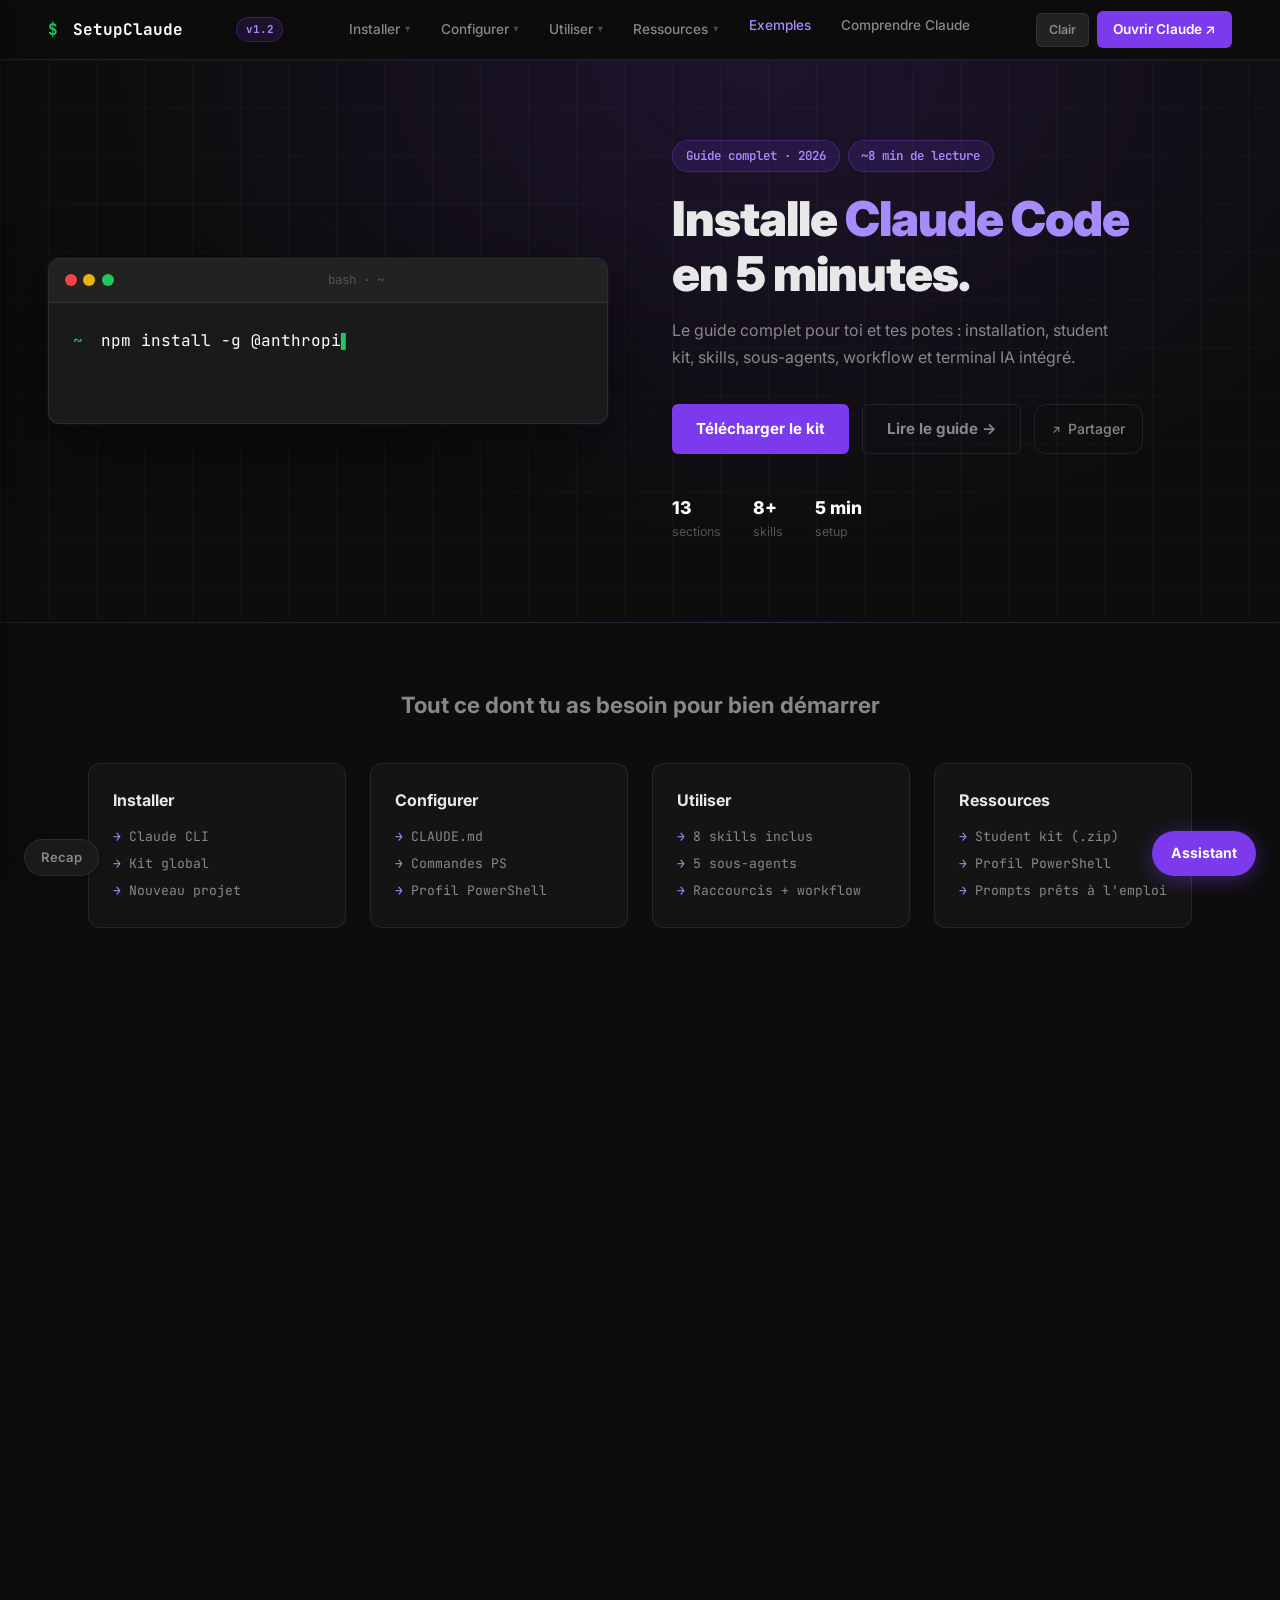
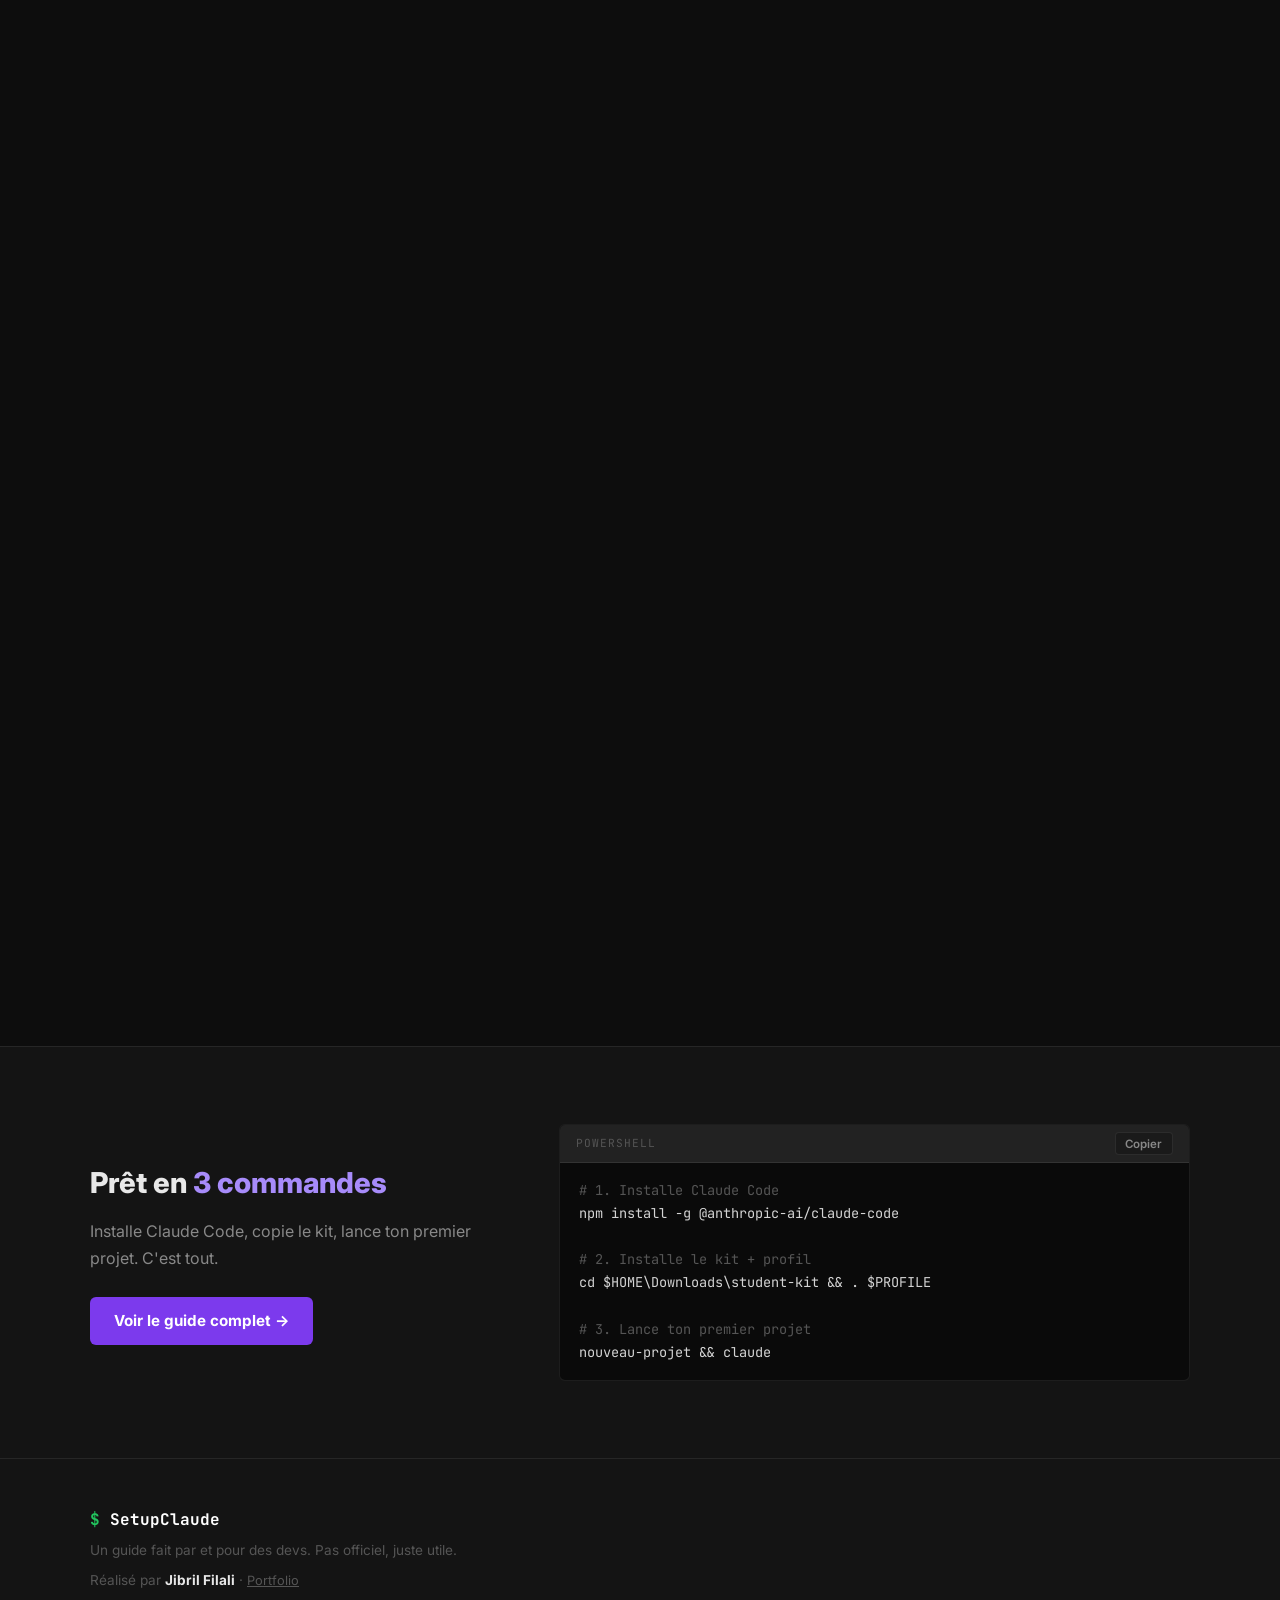
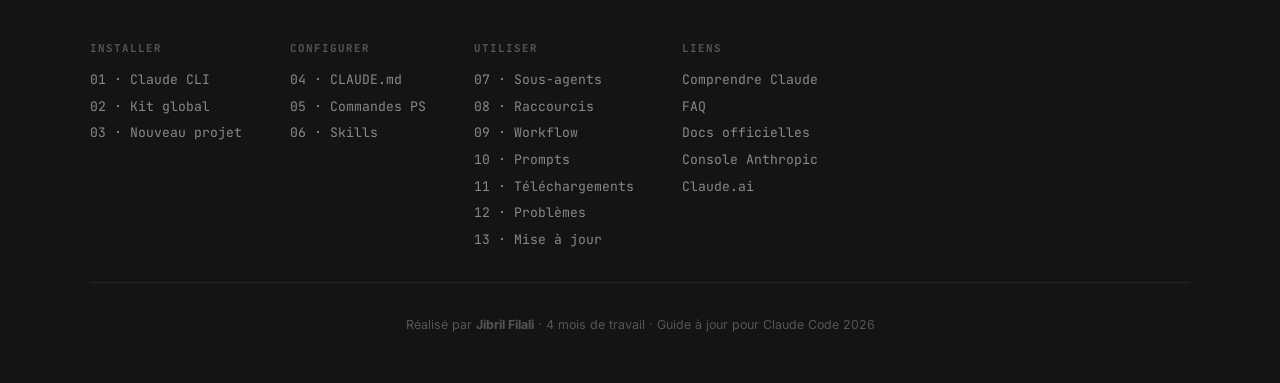
<file: index.html>
<!DOCTYPE html>
<html lang="fr" data-theme="dark">
<head>
  <meta charset="UTF-8" />
  <meta name="viewport" content="width=device-width, initial-scale=1.0" />
  <title>SetupClaude · Installe Claude Code en 5 minutes</title>
  <meta name="description" content="Le guide complet pour installer Claude Code en 5 minutes : student kit, skills, sous-agents, workflow. Pour étudiants Java/MySQL/MongoDB." />
  <meta property="og:title" content="SetupClaude · Installe Claude Code en 5 minutes" />
  <meta property="og:description" content="Guide complet : student kit, skills, sous-agents, workflow. Pour étudiants Java/MySQL/MongoDB." />
  <meta property="og:image" content="https://jibril-filali.github.io/student-kit-claude/og-image.svg" />
  <meta property="og:type" content="website" />
  <meta name="twitter:card" content="summary_large_image" />
  <meta name="twitter:title" content="SetupClaude · Installe Claude Code en 5 minutes" />
  <meta name="twitter:description" content="Guide complet pour installer Claude Code : student kit, skills, sous-agents, workflow." />
  <meta name="twitter:image" content="https://jibril-filali.github.io/student-kit-claude/og-image.svg" />
  <link rel="icon" href="claude-ai-logo-d862.ico" />
  <link rel="manifest" href="manifest.json" />
  <link rel="stylesheet" href="css/style.css" />
  <script>(function(){var t=localStorage.getItem('theme')||'dark';document.documentElement.setAttribute('data-theme',t);})();</script>
</head>
<body>

  <div id="page-loader" aria-hidden="true">
    <div class="loader-logo-txt"><span class="prompt">$</span> SetupClaude</div>
    <div class="loader-bar-wrap"><div class="loader-bar-fill"></div></div>
  </div>

  <!-- NAVBAR -->
  <nav class="navbar">
    <a href="index.html" class="navbar-logo"><span class="prompt">$</span> SetupClaude</a>
    <span class="nav-version">v1.2</span>
    <ul class="navbar-links">
      <li class="has-dropdown">
        <a>Installer <span class="nav-arrow">▾</span></a>
        <div class="nav-dropdown">
          <a href="guide.html#installation">01 · Claude CLI</a>
          <a href="guide.html#kit-installation">02 · Kit global</a>
          <a href="guide.html#nouveau-projet">03 · Nouveau projet</a>
        </div>
      </li>
      <li class="has-dropdown">
        <a>Configurer <span class="nav-arrow">▾</span></a>
        <div class="nav-dropdown">
          <a href="guide.html#claudemd">04 · CLAUDE.md</a>
          <a href="guide.html#commandes-ps">05 · Commandes PS</a>
        </div>
      </li>
      <li class="has-dropdown">
        <a>Utiliser <span class="nav-arrow">▾</span></a>
        <div class="nav-dropdown">
          <a href="guide.html#skills">06 · Skills</a>
          <a href="guide.html#sous-agents">07 · Sous-agents</a>
          <a href="guide.html#raccourcis">08 · Raccourcis</a>
          <a href="guide.html#workflow">09 · Workflow</a>
        </div>
      </li>
      <li class="has-dropdown">
        <a>Ressources <span class="nav-arrow">▾</span></a>
        <div class="nav-dropdown">
          <a href="guide.html#prompts">10 · Prompts</a>
          <a href="guide.html#telechargements">11 · Téléchargements</a>
          <a href="guide.html#troubleshooting">12 · Problèmes</a>
          <a href="faq.html">FAQ</a>
        </div>
      </li>
      <li><a href="examples.html" style="color:var(--accent-light)">Exemples</a></li>
      <li><a href="claude.html">Comprendre Claude</a></li>
    </ul>
    <div class="navbar-right">
      <button class="navbar-burger" onclick="toggleMobileNav()" aria-label="Menu"><span></span><span></span><span></span></button>
      <button class="theme-toggle" id="theme-toggle" onclick="toggleTheme()">Clair</button>
      <a href="https://claude.ai" target="_blank" class="btn-nav">Ouvrir Claude ↗</a>
    </div>
  </nav>

  <!-- HERO -->
  <header class="hero">
    <div class="hero-inner">
      <div class="hero-terminal">
        <div class="terminal-bar">
          <span class="dot red"></span><span class="dot yellow"></span><span class="dot green"></span>
          <span class="terminal-title">bash · ~</span>
        </div>
        <div class="terminal-body">
          <p><span class="t-prompt">~</span> <span class="t-cmd" id="hero-cmd"></span><span class="cursor">▋</span></p>
          <p class="t-output" id="hero-output" style="display:none"></p>
        </div>
      </div>
      <div class="hero-text">
        <div class="hero-badges">
          <div class="hero-badge">Guide complet · 2026</div>
          <div class="hero-badge">~8 min de lecture</div>
        </div>
        <h1>Installe <span class="accent">Claude Code</span><br>en 5 minutes.</h1>
        <p>Le guide complet pour toi et tes potes : installation, student kit, skills, sous-agents, workflow et terminal IA intégré.</p>
        <div class="hero-actions">
          <a href="guide.html#telechargements" class="btn btn-primary">Télécharger le kit</a>
          <a href="guide.html" class="btn btn-ghost">Lire le guide →</a>
          <button class="btn-share" id="share-btn" onclick="partager()" title="Partager ce site">Partager</button>
        </div>
        <div class="hero-stats">
          <div class="hstat"><strong>13</strong><span>sections</span></div>
          <div class="hstat"><strong>8+</strong><span>skills</span></div>
          <div class="hstat"><strong>5 min</strong><span>setup</span></div>
        </div>
      </div>
    </div>
  </header>

  <!-- FEATURES -->
  <section class="landing-features">
    <h2 class="landing-features-title">Tout ce dont tu as besoin pour bien démarrer</h2>
    <div class="features-grid">
      <a href="guide.html#installation" class="feat-card">
        <div class="feat-title">Installer</div>
        <ul class="feat-items">
          <li>Claude CLI</li>
          <li>Kit global</li>
          <li>Nouveau projet</li>
        </ul>
      </a>
      <a href="guide.html#claudemd" class="feat-card">
        <div class="feat-title">Configurer</div>
        <ul class="feat-items">
          <li>CLAUDE.md</li>
          <li>Commandes PS</li>
          <li>Profil PowerShell</li>
        </ul>
      </a>
      <a href="guide.html#skills" class="feat-card">
        <div class="feat-title">Utiliser</div>
        <ul class="feat-items">
          <li>8 skills inclus</li>
          <li>5 sous-agents</li>
          <li>Raccourcis + workflow</li>
        </ul>
      </a>
      <a href="guide.html#telechargements" class="feat-card">
        <div class="feat-title">Ressources</div>
        <ul class="feat-items">
          <li>Student kit (.zip)</li>
          <li>Profil PowerShell</li>
          <li>Prompts prêts à l'emploi</li>
        </ul>
      </a>
      <a href="faq.html" class="feat-card">
        <div class="feat-title">FAQ</div>
        <ul class="feat-items">
          <li>C'est de la triche ?</li>
          <li>C'est payant ?</li>
          <li>Mes données sont privées ?</li>
        </ul>
      </a>
    </div>
  </section>

  <!-- EXEMPLES -->
  <section class="claude-cta-section">
    <div class="container">
      <div class="claude-cta-card">
        <div class="claude-cta-left">
          <span class="claude-cta-label">Voir concrètement</span>
          <h2>Ce que Claude fait <span class="accent">vraiment</span> pour toi</h2>
          <p>Debug NullPointerException, requêtes SQL complexes, agrégations MongoDB, revues de code avec 3 bugs identifiés, refactoring en une ligne — 11 exemples avec la vraie conversation.</p>
          <div class="claude-cta-meta">
            <span>11 exemples</span>
            <span>Java · SQL · MongoDB · Git</span>
            <span>✦ Capacités IA</span>
          </div>
        </div>
        <div class="claude-cta-right">
          <a href="examples.html" class="btn btn-primary" style="font-size:1rem;padding:0.75rem 1.75rem;">Voir les exemples →</a>
        </div>
      </div>
    </div>
  </section>

  <!-- COMPRENDRE CLAUDE -->
  <section class="claude-cta-section">
    <div class="container">
      <div class="claude-cta-card">
        <div class="claude-cta-left">
          <span class="claude-cta-label">Avant de te lancer</span>
          <h2>Tu sais vraiment ce qu'est <span class="accent">Claude</span> ?</h2>
          <p>Comment il fonctionne, d'où il vient, quelles sont ses vraies limites, et la différence entre Haiku, Sonnet et Opus. Six minutes qui changent la façon dont tu l'utilises.</p>
          <div class="claude-cta-meta">
            <span>9 sections</span>
            <span>~7 min</span>
            <span>histoire · modèles · limites · extensions</span>
          </div>
        </div>
        <div class="claude-cta-right">
          <a href="claude.html" class="btn btn-primary" style="font-size:1rem;padding:0.75rem 1.75rem;">Comprendre Claude →</a>
        </div>
      </div>
    </div>
  </section>

  <!-- FAQ CTA -->
  <section class="claude-cta-section">
    <div class="container">
      <div class="claude-cta-card">
        <div class="claude-cta-left">
          <span class="claude-cta-label">Questions fréquentes</span>
          <h2>C'est de la triche ? C'est payant ? <span class="accent">Mes données ?</span></h2>
          <p>Toutes les vraies questions que les étudiants se posent avant de se lancer : éthique, coût, confidentialité, différence Claude.ai vs Claude Code, compatibilité Java/MySQL/MongoDB.</p>
          <div class="claude-cta-meta">
            <span>5 thèmes</span>
            <span>~4 min</span>
            <span>éthique · coût · confidentialité · technique</span>
          </div>
        </div>
        <div class="claude-cta-right">
          <a href="faq.html" class="btn btn-primary" style="font-size:1rem;padding:0.75rem 1.75rem;">Lire la FAQ →</a>
        </div>
      </div>
    </div>
  </section>

  <!-- TESTIMONIALS -->
  <section class="testimonials-section anim-hidden anim-d1">
    <div class="container">
      <h2 class="testimonials-title">Ce qu'ils en pensent</h2>
      <div class="testimonials-grid">
        <div class="testimonial-card anim-hidden anim-d1">
          <p class="testimonial-quote">J'avais un bug sur ma connexion JDBC depuis 2 heures. Claude a trouvé en 30 secondes — il manquait un try-with-resources que j'avais jamais vu.</p>
          <div class="testimonial-footer">
            <div class="testimonial-avatar">A</div>
            <div>
              <strong>Amine</strong>
              <span>L2 Info · Java/MySQL</span>
            </div>
          </div>
        </div>
        <div class="testimonial-card anim-hidden anim-d2">
          <p class="testimonial-quote">Le skill /commit-push-pr c'est la chose la plus utile que j'ai jamais eu. Je perds plus de temps à écrire des messages de commit nuls.</p>
          <div class="testimonial-footer">
            <div class="testimonial-avatar">S</div>
            <div>
              <strong>Sarah</strong>
              <span>L3 Info · Projets Java EE</span>
            </div>
          </div>
        </div>
        <div class="testimonial-card anim-hidden anim-d3">
          <p class="testimonial-quote">Le sous-agent java-reviewer m'a sorti un rapport complet sur mon TP. Mon prof m'a demandé si j'avais fait une revue de code. J'ai dit oui.</p>
          <div class="testimonial-footer">
            <div class="testimonial-avatar">K</div>
            <div>
              <strong>Karim</strong>
              <span>BUT Info · Algo et structures</span>
            </div>
          </div>
        </div>
      </div>
    </div>
  </section>

  <!-- QUICK START -->
  <section class="landing-quickstart">
    <div class="container">
      <div class="quickstart-inner">
        <div class="quickstart-text">
          <h2>Prêt en <span class="accent">3 commandes</span></h2>
          <p>Installe Claude Code, copie le kit, lance ton premier projet. C'est tout.</p>
          <a href="guide.html" class="btn btn-primary" style="margin-top:1.5rem">Voir le guide complet →</a>
        </div>
        <div class="quickstart-code">
          <div class="code-block">
            <div class="code-bar">
              <span class="code-lang">powershell</span>
              <button class="btn-copy" onclick="copier(this, 'npm install -g @anthropic-ai/claude-code\ncd $HOME\\Downloads\\student-kit && . $PROFILE\nnouveau-projet && claude')">Copier</button>
            </div>
            <pre><code><span class="t-comment"># 1. Installe Claude Code</span>
npm install -g @anthropic-ai/claude-code

<span class="t-comment"># 2. Installe le kit + profil</span>
cd $HOME\Downloads\student-kit &amp;&amp; . $PROFILE

<span class="t-comment"># 3. Lance ton premier projet</span>
nouveau-projet &amp;&amp; claude</code></pre>
          </div>
        </div>
      </div>
    </div>
  </section>

  <!-- FOOTER -->
  <footer class="footer">
    <div class="footer-inner">
      <div class="footer-brand">
        <span class="prompt">$</span> SetupClaude
        <p>Un guide fait par et pour des devs. Pas officiel, juste utile.</p>
        <p class="footer-credit">Réalisé par <strong>Jibril Filali</strong> · <a href="https://jibril-filali.github.io/" target="_blank" style="color:var(--text-dim);text-decoration:underline;font-size:0.8rem">Portfolio</a></p>
      </div>
      <div class="footer-nav-cols">
        <div class="footer-nav-col">
          <span class="footer-nav-title">Installer</span>
          <a href="guide.html#installation">01 · Claude CLI</a>
          <a href="guide.html#kit-installation">02 · Kit global</a>
          <a href="guide.html#nouveau-projet">03 · Nouveau projet</a>
        </div>
        <div class="footer-nav-col">
          <span class="footer-nav-title">Configurer</span>
          <a href="guide.html#claudemd">04 · CLAUDE.md</a>
          <a href="guide.html#commandes-ps">05 · Commandes PS</a>
          <a href="guide.html#skills">06 · Skills</a>
        </div>
        <div class="footer-nav-col">
          <span class="footer-nav-title">Utiliser</span>
          <a href="guide.html#sous-agents">07 · Sous-agents</a>
          <a href="guide.html#raccourcis">08 · Raccourcis</a>
          <a href="guide.html#workflow">09 · Workflow</a>
          <a href="guide.html#prompts">10 · Prompts</a>
          <a href="guide.html#telechargements">11 · Téléchargements</a>
          <a href="guide.html#troubleshooting">12 · Problèmes</a>
          <a href="guide.html#mise-a-jour">13 · Mise à jour</a>
        </div>
        <div class="footer-nav-col">
          <span class="footer-nav-title">Liens</span>
          <a href="claude.html">Comprendre Claude</a>
          <a href="faq.html">FAQ</a>
          <a href="https://docs.anthropic.com" target="_blank">Docs officielles</a>
          <a href="https://console.anthropic.com" target="_blank">Console Anthropic</a>
          <a href="https://claude.ai" target="_blank">Claude.ai</a>
        </div>
      </div>
    </div>
    <div class="footer-bottom">Réalisé par <strong>Jibril Filali</strong> · 4 mois de travail · Guide à jour pour Claude Code 2026</div>
  </footer>

  <!-- TOAST -->
  <div class="toast" id="toast"></div>

  <!-- TERMINAL IA FLOTTANT -->
  <div class="ai-terminal-btn" id="ai-terminal-btn" onclick="toggleTerminal()" title="Assistant Claude">
    <span id="ai-btn-label">Assistant</span>
  </div>

  <div class="ai-terminal-panel" id="ai-terminal-panel">
    <div class="ai-panel-header">
      <div class="ai-panel-title">
        <span class="dot green"></span>
        <span>Assistant Claude · SetupClaude</span>
      </div>
      <div class="ai-panel-actions">
        <button onclick="clearTerminalHistory()" title="Effacer l'historique">Vider</button>
        <button onclick="toggleTerminal()" title="Fermer">✕</button>
      </div>
    </div>

    <!-- ÉCRAN CLÉ API -->
    <div class="ai-apikey-screen" id="ai-apikey-screen">
      <div class="apikey-content">
        <h3>Clé API Anthropic</h3>
        <p>Pour utiliser l'assistant, entre ta clé API. Elle reste uniquement dans ton navigateur (sessionStorage) et n'est jamais envoyée ailleurs que l'API Anthropic.</p>
        <div class="apikey-where">
          <strong>Où la trouver ?</strong><br>
          <a href="https://console.anthropic.com/settings/keys" target="_blank">console.anthropic.com → API Keys ↗</a>
        </div>
        <input type="password" id="apikey-input" placeholder="sk-ant-api03-..." autocomplete="off" onkeydown="if(event.key==='Enter') validerApiKey()" />
        <button class="btn btn-primary" onclick="validerApiKey()" style="width:100%;margin-top:0.5rem">Valider →</button>
        <div class="apikey-error" id="apikey-error"></div>
      </div>
    </div>

    <!-- TERMINAL -->
    <div class="ai-terminal-body" id="ai-terminal-body" style="display:none">
      <div class="ai-messages" id="ai-messages"></div>
      <div class="ai-input-row">
        <span class="ai-prompt">visitor@setupclaude:~$</span>
        <input type="text" id="ai-input" placeholder="Pose une question..." onkeydown="handleTerminalKey(event)" />
        <button onclick="envoyerMessage()" class="ai-send-btn">↵</button>
      </div>
    </div>
  </div>

  <!-- SEARCH MODAL -->
  <div class="search-overlay" id="search-overlay">
    <div class="search-box">
      <div class="search-input-wrap">
        <input type="text" id="search-input" placeholder="Rechercher une section, commande..." autocomplete="off" />
        <span class="search-esc">Esc</span>
      </div>
      <div class="search-results" id="search-results"></div>
      <div class="search-hint">↑↓ naviguer &nbsp;·&nbsp; Enter ouvrir &nbsp;·&nbsp; Esc fermer</div>
    </div>
  </div>

  <!-- CHEAT SHEET -->
  <button class="cheatsheet-btn" onclick="toggleCheatsheet()">Recap</button>
  <div class="cheatsheet-panel" id="cheatsheet-panel">
    <div class="cheatsheet-panel-header">
      <strong>Cheat Sheet</strong>
      <button onclick="toggleCheatsheet()">✕</button>
    </div>
    <div class="cheatsheet-section">
      <div class="cheatsheet-section-title">Installation</div>
      <div class="cheatsheet-row"><span class="cheatsheet-cmd">npm i -g @anthropic-ai/claude-code</span><span class="cheatsheet-desc">installer</span></div>
      <div class="cheatsheet-row"><span class="cheatsheet-cmd">claude login</span><span class="cheatsheet-desc">se connecter</span></div>
      <div class="cheatsheet-row"><span class="cheatsheet-cmd">nouveau-projet</span><span class="cheatsheet-desc">init projet</span></div>
      <div class="cheatsheet-row"><span class="cheatsheet-cmd">claude --version</span><span class="cheatsheet-desc">vérifier version</span></div>
    </div>
    <div class="cheatsheet-section">
      <div class="cheatsheet-section-title">Commandes quotidiennes</div>
      <div class="cheatsheet-row"><span class="cheatsheet-cmd">claude</span><span class="cheatsheet-desc">démarrer</span></div>
      <div class="cheatsheet-row"><span class="cheatsheet-cmd">claude -c</span><span class="cheatsheet-desc">continuer session</span></div>
      <div class="cheatsheet-row"><span class="cheatsheet-cmd">claude --dangerously-skip-permissions</span><span class="cheatsheet-desc">mode auto</span></div>
      <div class="cheatsheet-row"><span class="cheatsheet-cmd">claude -p "prompt"</span><span class="cheatsheet-desc">prompt direct</span></div>
    </div>
    <div class="cheatsheet-section">
      <div class="cheatsheet-section-title">Dans Claude (slash commands)</div>
      <div class="cheatsheet-row"><span class="cheatsheet-cmd">/route</span><span class="cheatsheet-desc">router vers agent</span></div>
      <div class="cheatsheet-row"><span class="cheatsheet-cmd">/reset</span><span class="cheatsheet-desc">reset contexte</span></div>
      <div class="cheatsheet-row"><span class="cheatsheet-cmd">/compact</span><span class="cheatsheet-desc">compresser l'historique</span></div>
      <div class="cheatsheet-row"><span class="cheatsheet-cmd">/help</span><span class="cheatsheet-desc">aide</span></div>
    </div>
    <div class="cheatsheet-section">
      <div class="cheatsheet-section-title">Raccourcis clavier</div>
      <div class="cheatsheet-row"><span class="cheatsheet-cmd">Ctrl K</span><span class="cheatsheet-desc">recherche rapide (ce site)</span></div>
      <div class="cheatsheet-row"><span class="cheatsheet-cmd">Ctrl C</span><span class="cheatsheet-desc">interrompre Claude</span></div>
      <div class="cheatsheet-row"><span class="cheatsheet-cmd">↑ flèche</span><span class="cheatsheet-desc">historique commandes</span></div>
      <div class="cheatsheet-row"><span class="cheatsheet-cmd">Ctrl R</span><span class="cheatsheet-desc">recherche historique shell</span></div>
    </div>
    <div class="cheatsheet-section">
      <div class="cheatsheet-section-title">Fichiers importants</div>
      <div class="cheatsheet-row"><span class="cheatsheet-cmd">CLAUDE.md</span><span class="cheatsheet-desc">instructions projet</span></div>
      <div class="cheatsheet-row"><span class="cheatsheet-cmd">.claude/settings.json</span><span class="cheatsheet-desc">permissions</span></div>
      <div class="cheatsheet-row"><span class="cheatsheet-cmd">tasks/todo.md</span><span class="cheatsheet-desc">tâches en cours</span></div>
      <div class="cheatsheet-row"><span class="cheatsheet-cmd">tasks/lessons.md</span><span class="cheatsheet-desc">leçons apprises</span></div>
      <div class="cheatsheet-row"><span class="cheatsheet-cmd">tasks/session-log.md</span><span class="cheatsheet-desc">log de sessions</span></div>
    </div>
  </div>

  <!-- CURSEUR -->
  <div class="cursor-dot" id="cursor-dot"></div>
  <div class="cursor-ring" id="cursor-ring"></div>

  <script src="js/main.js"></script>
  <script src="js/terminal.js"></script>
</body>
</html>
</file>
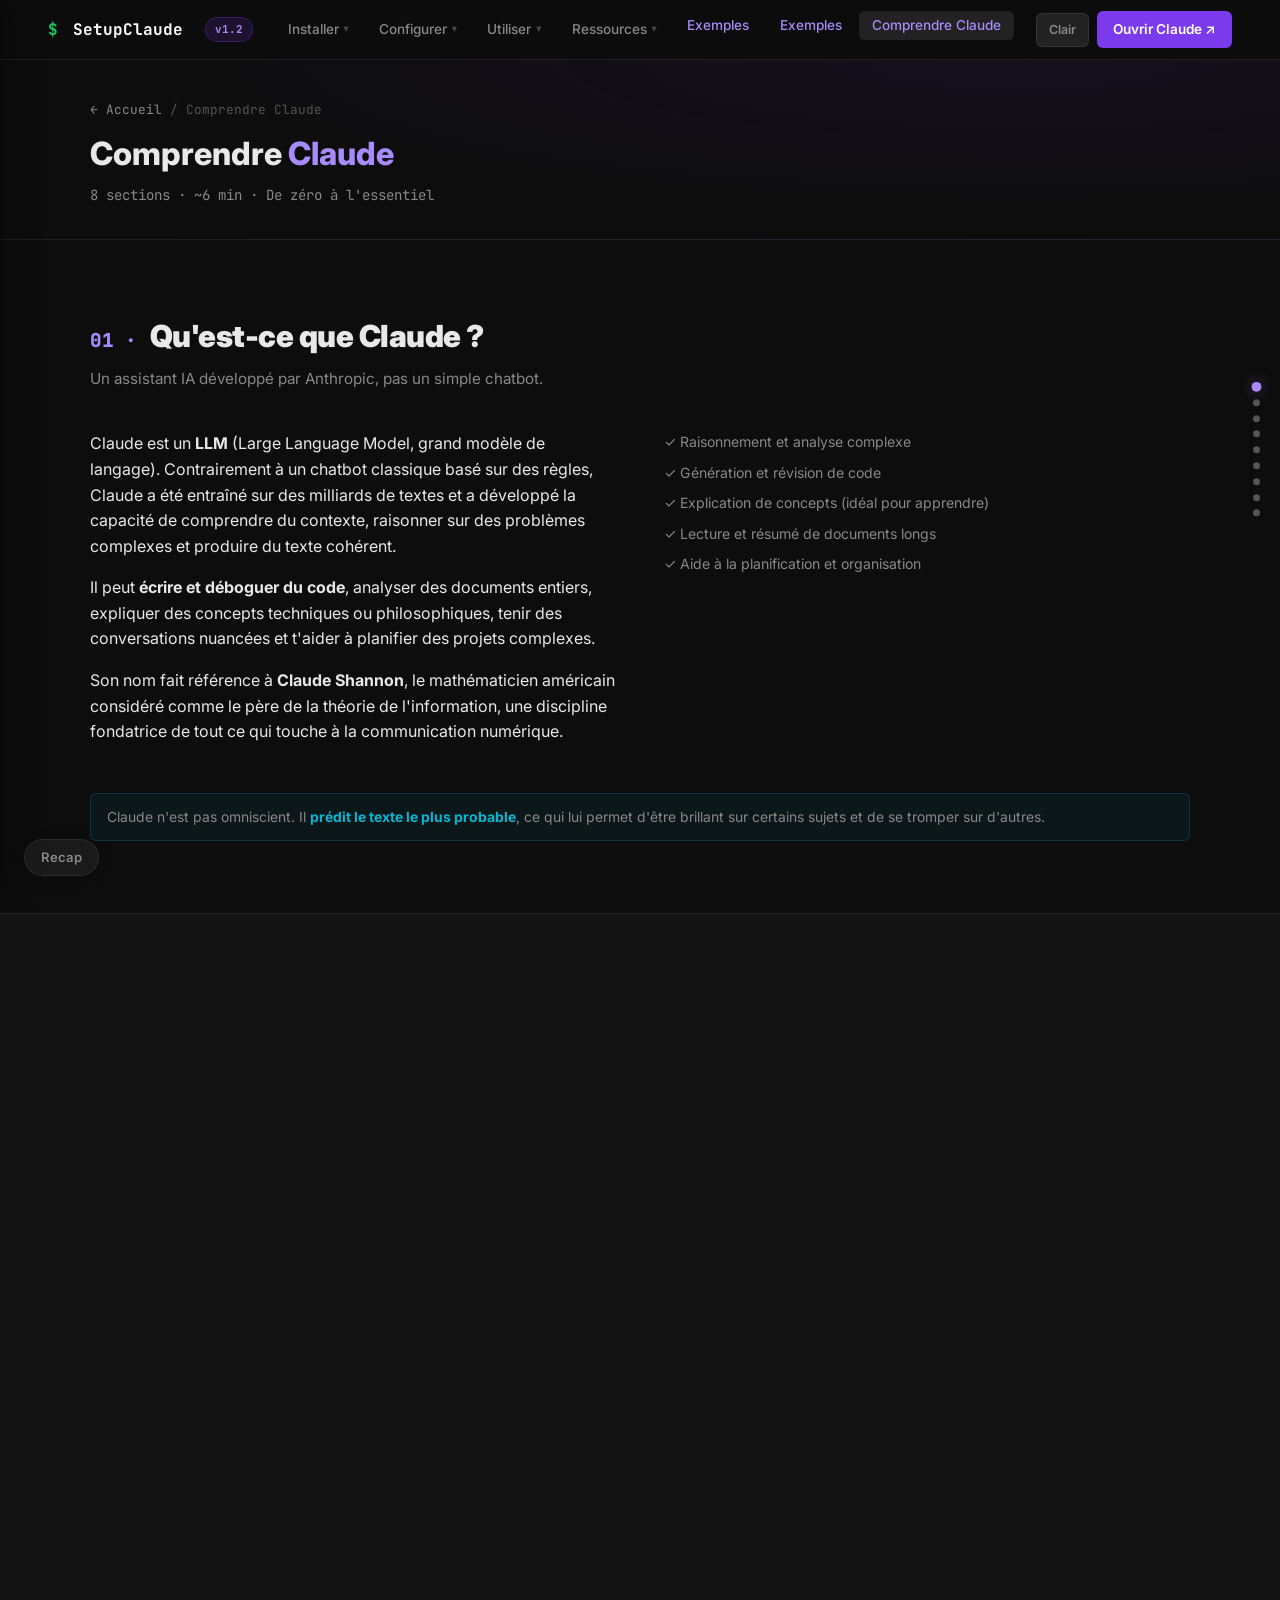
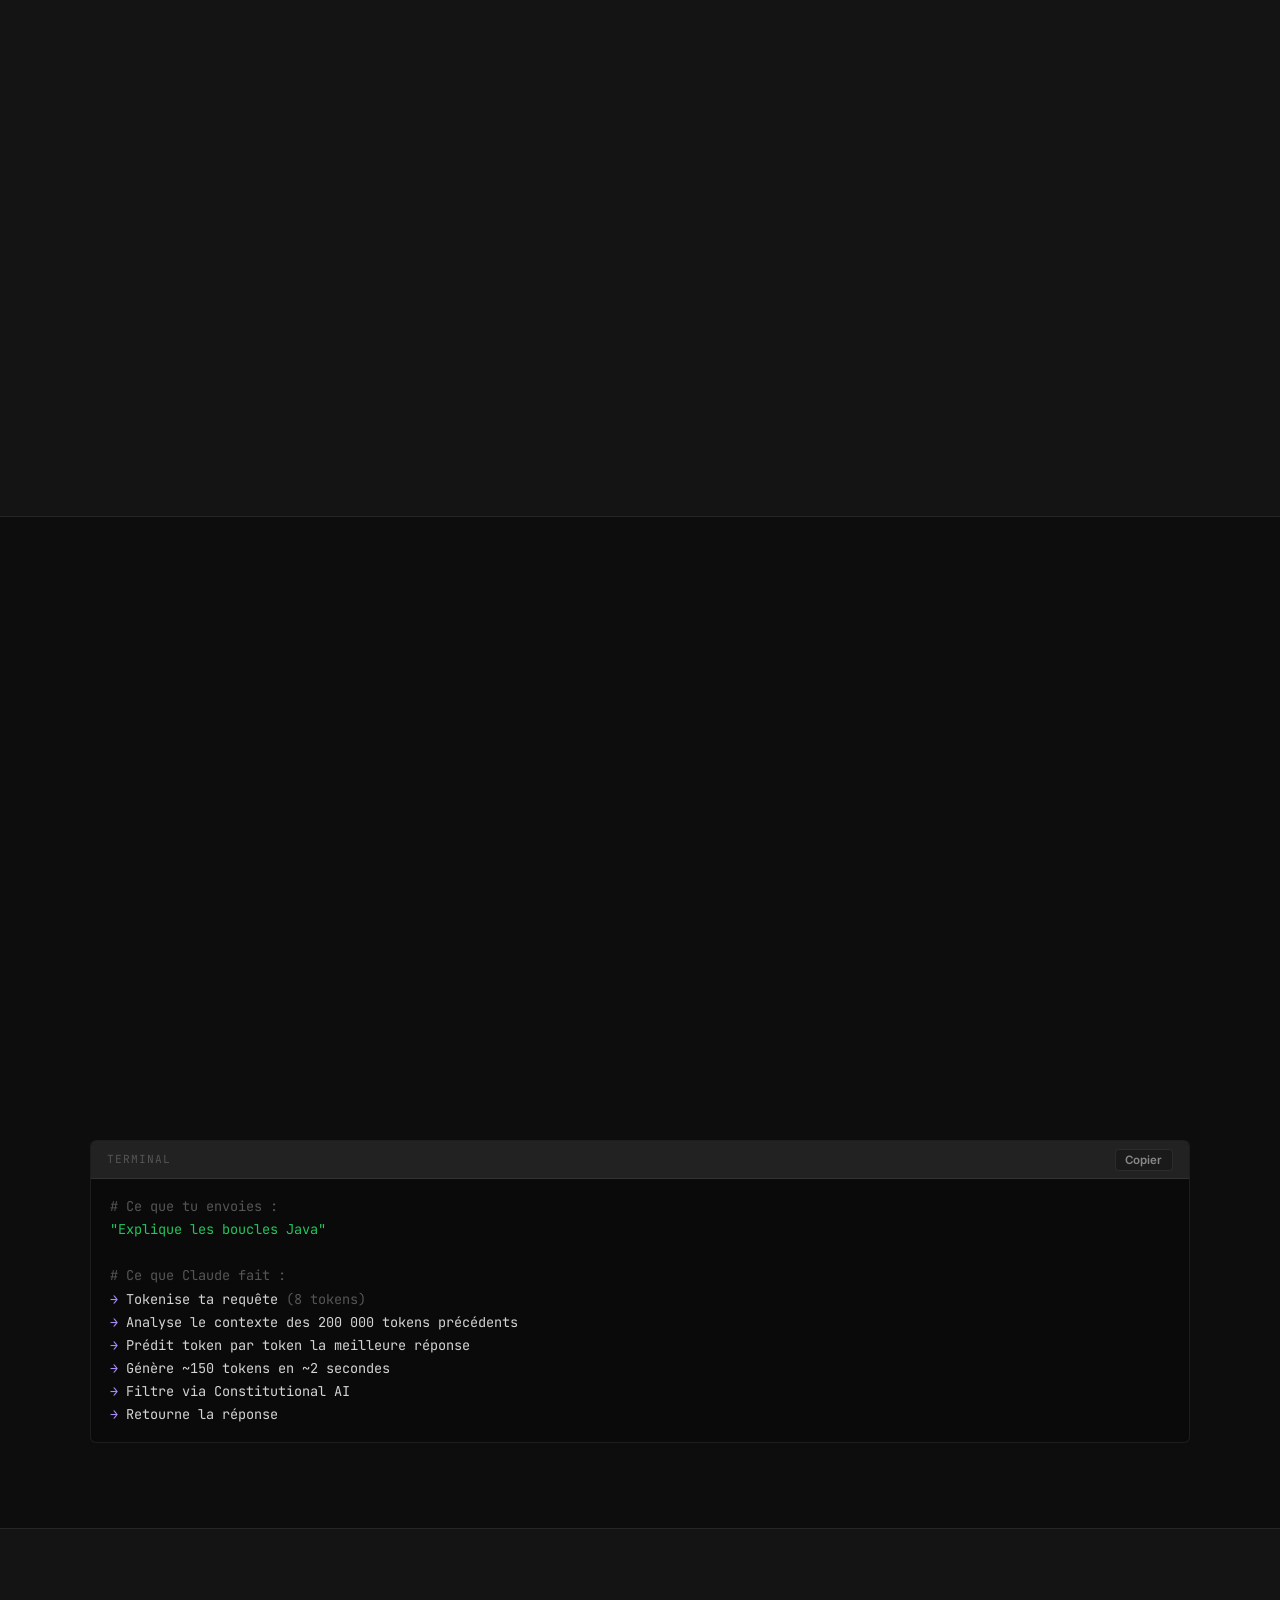
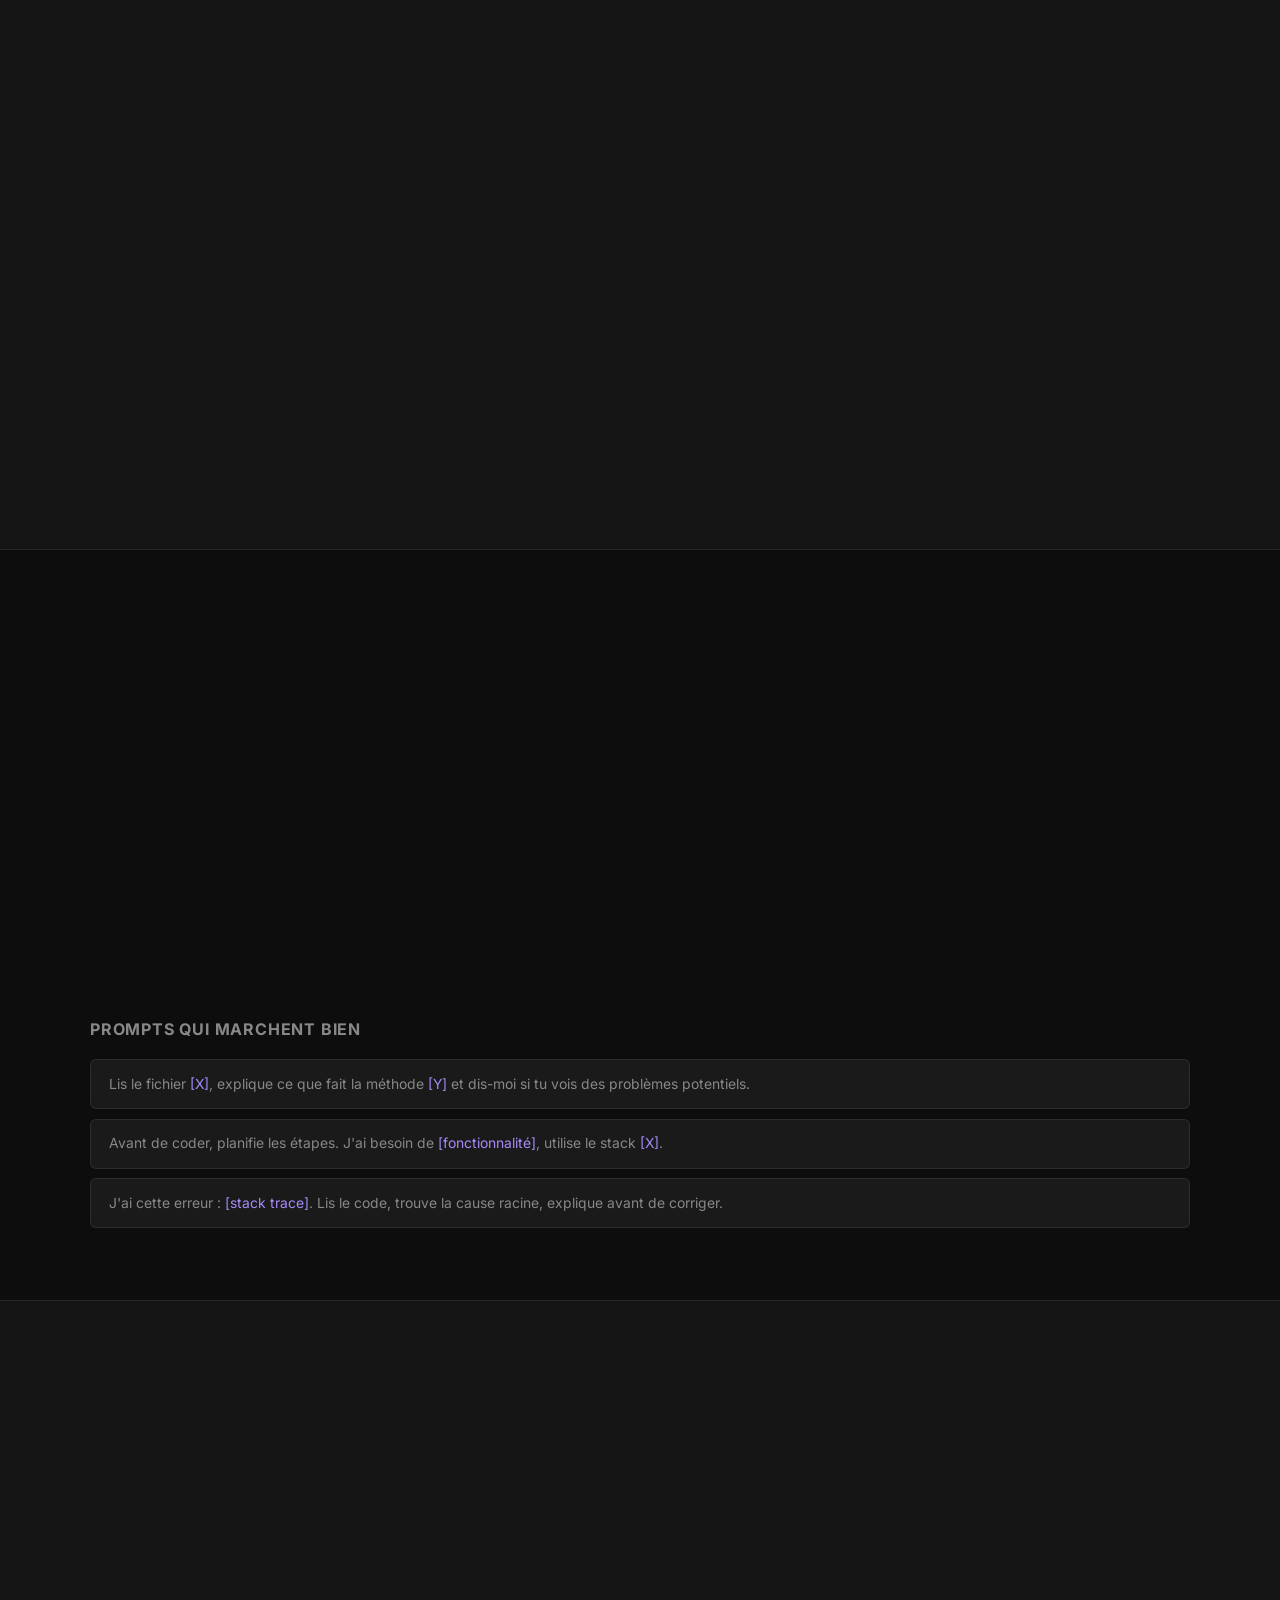
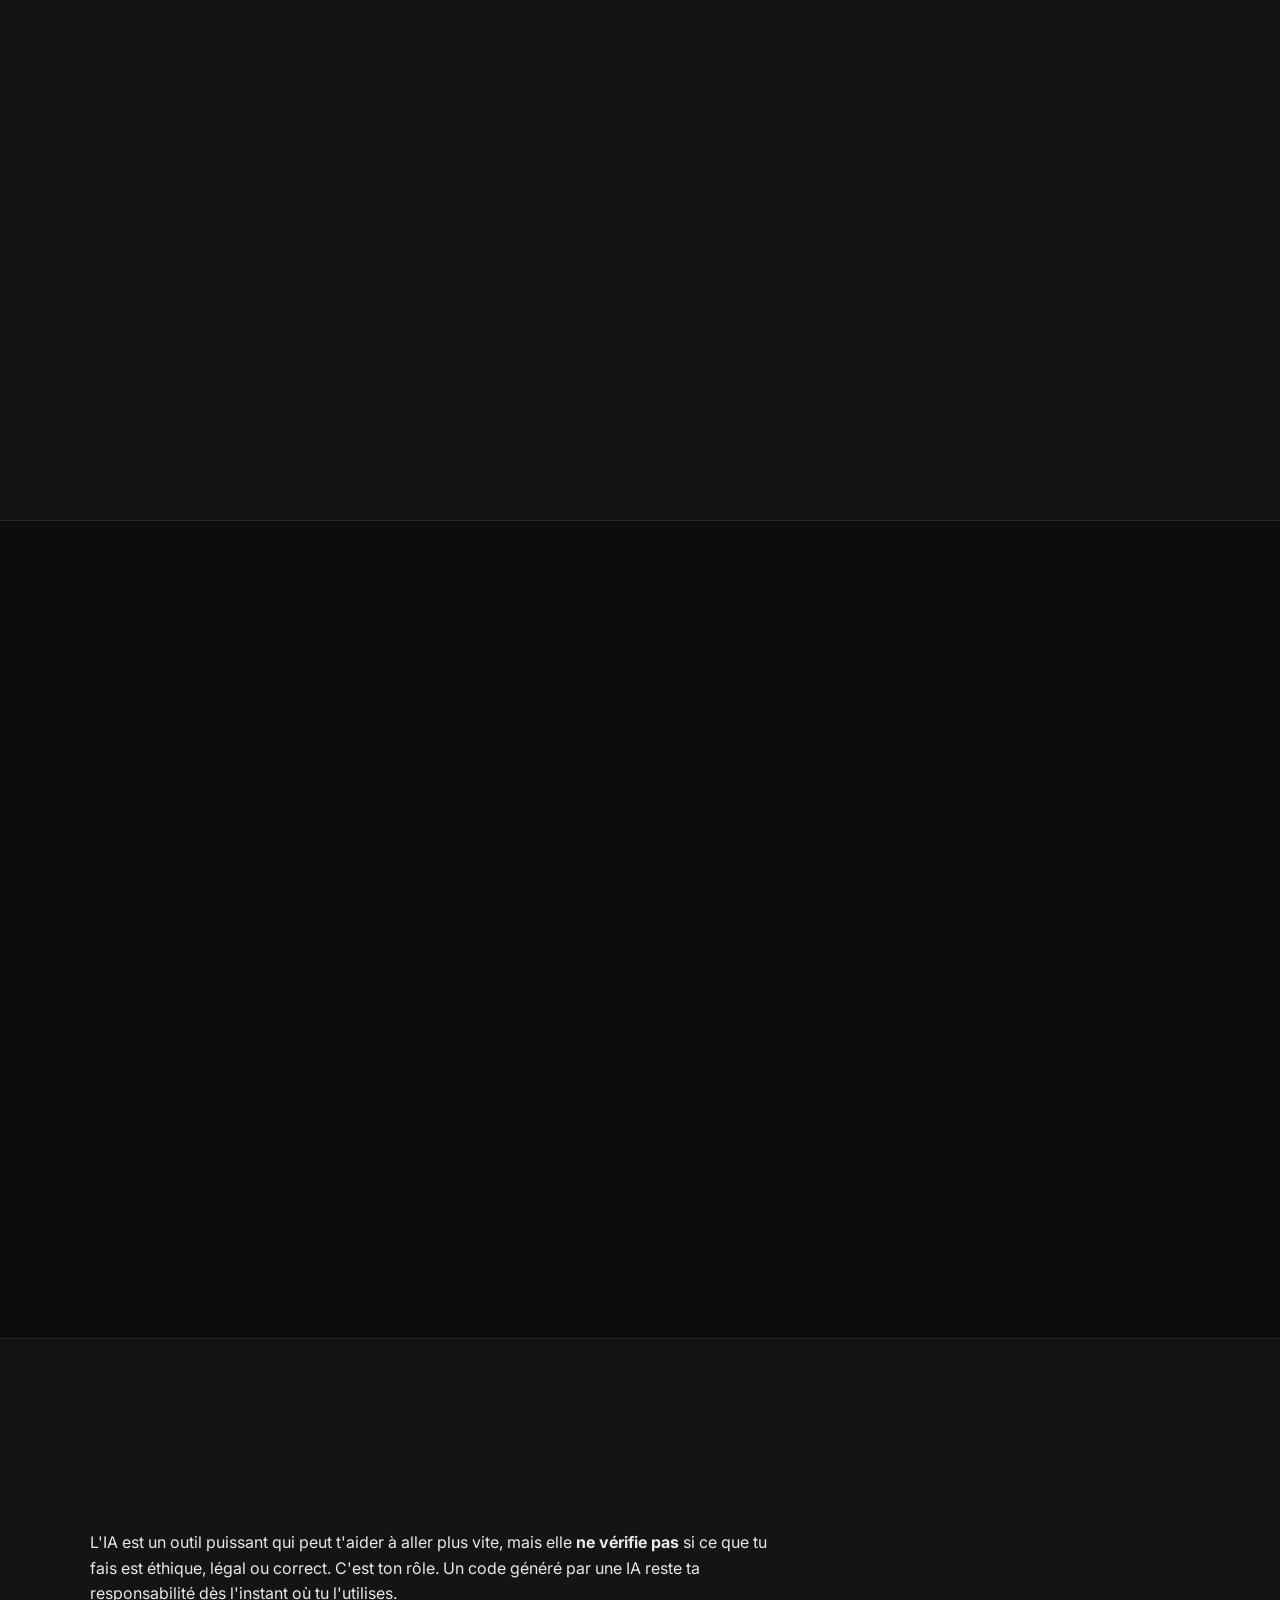
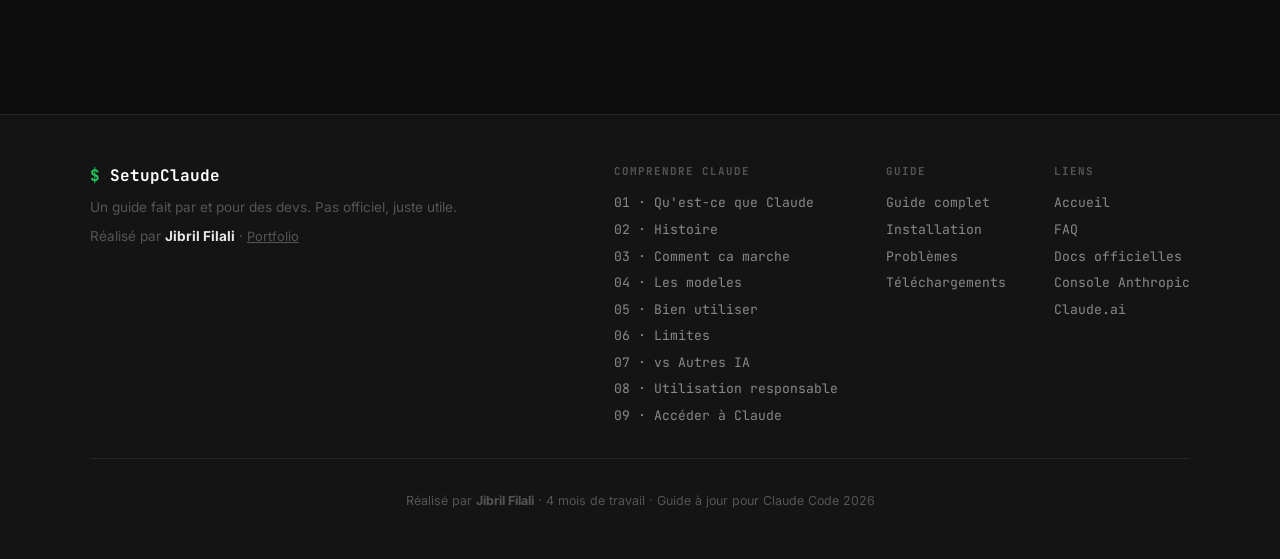
<file: claude.html>
<!DOCTYPE html>
<html lang="fr" data-theme="dark">
<head>
  <meta charset="UTF-8" />
  <meta name="viewport" content="width=device-width, initial-scale=1.0" />
  <title>Comprendre Claude · SetupClaude</title>
  <meta name="description" content="Comment fonctionne Claude, son histoire, la différence Haiku/Sonnet/Opus, ses limites réelles. 9 sections · ~7 min." />
  <meta property="og:title" content="Comprendre Claude · SetupClaude" />
  <meta property="og:description" content="Comment fonctionne Claude, son histoire, Haiku vs Sonnet vs Opus, ses vraies limites." />
  <meta property="og:image" content="https://jibril-filali.github.io/student-kit-claude/og-image.svg" />
  <meta property="og:type" content="website" />
  <meta name="twitter:card" content="summary_large_image" />
  <meta name="twitter:title" content="Comprendre Claude · SetupClaude" />
  <meta name="twitter:description" content="Comment fonctionne Claude, son histoire, Haiku vs Sonnet vs Opus, ses vraies limites." />
  <meta name="twitter:image" content="https://jibril-filali.github.io/student-kit-claude/og-image.svg" />
  <link rel="icon" href="claude-ai-logo-d862.ico" />
  <link rel="manifest" href="manifest.json" />
  <link rel="stylesheet" href="css/style.css" />
  <script>(function(){var t=localStorage.getItem('theme')||'dark';document.documentElement.setAttribute('data-theme',t);})();</script>
</head>
<body>

  <div id="page-loader" aria-hidden="true">
    <div class="loader-logo-txt"><span class="prompt">$</span> SetupClaude</div>
    <div class="loader-bar-wrap"><div class="loader-bar-fill"></div></div>
  </div>

  <div class="scroll-progress" id="scroll-progress"></div>

  <!-- NAVBAR -->
  <nav class="navbar">
    <a href="index.html" class="navbar-logo"><span class="prompt">$</span> SetupClaude</a>
    <span class="nav-version">v1.2</span>
    <ul class="navbar-links">
      <li class="has-dropdown">
        <a>Installer <span class="nav-arrow">▾</span></a>
        <div class="nav-dropdown">
          <a href="guide.html#installation">01 · Claude CLI</a>
          <a href="guide.html#kit-installation">02 · Kit global</a>
          <a href="guide.html#nouveau-projet">03 · Nouveau projet</a>
        </div>
      </li>
      <li class="has-dropdown">
        <a>Configurer <span class="nav-arrow">▾</span></a>
        <div class="nav-dropdown">
          <a href="guide.html#claudemd">04 · CLAUDE.md</a>
          <a href="guide.html#commandes-ps">05 · Commandes PS</a>
        </div>
      </li>
      <li class="has-dropdown">
        <a>Utiliser <span class="nav-arrow">▾</span></a>
        <div class="nav-dropdown">
          <a href="guide.html#skills">06 · Skills</a>
          <a href="guide.html#sous-agents">07 · Sous-agents</a>
          <a href="guide.html#raccourcis">08 · Raccourcis</a>
          <a href="guide.html#workflow">09 · Workflow</a>
        </div>
      </li>
      <li class="has-dropdown">
        <a>Ressources <span class="nav-arrow">▾</span></a>
        <div class="nav-dropdown">
          <a href="guide.html#prompts">Prompts</a>
          <a href="guide.html#telechargements">Téléchargements</a>
          <a href="guide.html#troubleshooting">Problèmes</a>
          <a href="faq.html">FAQ</a>
        </div>
      </li>
      <li><a href="examples.html" style="color:var(--accent-light)">Exemples</a></li>
      <li><a href="examples.html" style="color:var(--accent-light)">Exemples</a></li>
      <li><a href="claude.html" style="color:var(--accent-light);background:var(--bg-4);padding:0.4rem 0.8rem;border-radius:var(--radius-sm);">Comprendre Claude</a></li>
    </ul>
    <div class="navbar-right">
      <button class="navbar-burger" onclick="toggleMobileNav()" aria-label="Menu"><span></span><span></span><span></span></button>
      <button class="theme-toggle" id="theme-toggle" onclick="toggleTheme()">Clair</button>
      <a href="https://claude.ai" target="_blank" class="btn-nav">Ouvrir Claude ↗</a>
    </div>
  </nav>

  <!-- GUIDE HEADER -->
  <div class="guide-header">
    <div class="container">
      <div class="guide-breadcrumb"><a href="index.html">← Accueil</a> / Comprendre Claude</div>
      <h1 class="guide-title">Comprendre <span class="accent">Claude</span></h1>
      <p class="guide-sub">8 sections · ~6 min · De zéro à l'essentiel</p>
    </div>
  </div>


  <!-- ══════════════════════════════════════════
       01 — C'EST QUOI ?
  ══════════════════════════════════════════ -->
  <section class="section" id="cest-quoi">
    <div class="container">
      <div class="section-header">
        <h2 class="section-title"><span class="section-num">01 ·</span> Qu'est-ce que Claude ?</h2>
        <p class="section-sub">Un assistant IA développé par Anthropic, pas un simple chatbot.</p>
      </div>

      <div class="two-col">
        <div>
          <p style="margin-bottom: 1rem;">Claude est un <strong>LLM</strong> (Large Language Model, grand modèle de langage). Contrairement à un chatbot classique basé sur des règles, Claude a été entraîné sur des milliards de textes et a développé la capacité de comprendre du contexte, raisonner sur des problèmes complexes et produire du texte cohérent.</p>
          <p style="margin-bottom: 1rem;">Il peut <strong>écrire et déboguer du code</strong>, analyser des documents entiers, expliquer des concepts techniques ou philosophiques, tenir des conversations nuancées et t'aider à planifier des projets complexes.</p>
          <p>Son nom fait référence à <strong>Claude Shannon</strong>, le mathématicien américain considéré comme le père de la théorie de l'information, une discipline fondatrice de tout ce qui touche à la communication numérique.</p>
        </div>
        <div>
          <ul class="feature-list">
            <li>✓ Raisonnement et analyse complexe</li>
            <li>✓ Génération et révision de code</li>
            <li>✓ Explication de concepts (idéal pour apprendre)</li>
            <li>✓ Lecture et résumé de documents longs</li>
            <li>✓ Aide à la planification et organisation</li>
          </ul>
        </div>
      </div>

      <div class="info-box" style="margin-top: 2rem;">Claude n'est pas omniscient. Il <strong>prédit le texte le plus probable</strong>, ce qui lui permet d'être brillant sur certains sujets et de se tromper sur d'autres.</div>
    </div>
  </section>

  <!-- ══════════════════════════════════════════
       02 — HISTOIRE
  ══════════════════════════════════════════ -->
  <section class="section section-alt" id="histoire">
    <div class="container">
      <div class="section-header">
        <h2 class="section-title"><span class="section-num">02 ·</span> L'histoire d'Anthropic et Claude</h2>
        <p class="section-sub">Une startup née d'une question : comment rendre l'IA vraiment sûre ?</p>
      </div>

      <div class="steps">
        <div class="step-card">
          <div class="step-num">2021</div>
          <div class="step-content">
            <h3>Fondation d'Anthropic</h3>
            <p>Dario Amodei, Daniela Amodei et 7 autres anciens d'OpenAI fondent Anthropic. Objectif central : mener une <strong>recherche sérieuse sur la sécurité des systèmes d'IA</strong> avancés, avant que ces systèmes ne deviennent incontrôlables.</p>
          </div>
        </div>

        <div class="step-card">
          <div class="step-num">2022</div>
          <div class="step-content">
            <h3>Constitutional AI</h3>
            <p>Anthropic développe une technique innovante appelée <strong>Constitutional AI</strong> : au lieu d'annoter manuellement des milliers d'exemples, on donne au modèle une "constitution" (un ensemble de principes) et il apprend à s'aligner dessus de manière autonome. Une avancée majeure en alignement.</p>
          </div>
        </div>

        <div class="step-card">
          <div class="step-num">Mars 2023</div>
          <div class="step-content">
            <h3>Lancement de Claude 1</h3>
            <p>Premier modèle public d'Anthropic. Moins mis en avant que GPT-4 à l'époque, mais déjà remarqué pour son <strong>honnêteté et sa prudence</strong>. Claude 1 refusait clairement les demandes problématiques plutôt que de les contourner vaguement.</p>
          </div>
        </div>

        <div class="step-card">
          <div class="step-num">Juillet 2023</div>
          <div class="step-content">
            <h3>Claude 2 : 100K tokens</h3>
            <p>Saut significatif : <strong>fenêtre de contexte de 100 000 tokens</strong> (soit ~75 000 mots), meilleures performances en code, raisonnement et analyse de longs documents. Claude commence à être utilisé en production par de nombreuses entreprises.</p>
          </div>
        </div>

        <div class="step-card">
          <div class="step-num">2024</div>
          <div class="step-content">
            <h3>Famille Claude 3 : Haiku, Sonnet, Opus</h3>
            <p>Première fois qu'un modèle Anthropic <strong>surpasse GPT-4 sur plusieurs benchmarks</strong> clés. La famille tripartite (petit/équilibré/puissant) devient un standard dans l'industrie. Claude 3 Opus établit de nouveaux records en raisonnement avancé.</p>
          </div>
        </div>

        <div class="step-card">
          <div class="step-num">2025</div>
          <div class="step-content">
            <h3>Claude 4 / Claude Code</h3>
            <p>Intégration directe dans les terminaux et IDEs. <strong>Claude devient un vrai partenaire de développement</strong> : il lit ton code, comprend ton projet, exécute des commandes et corrige des bugs de manière autonome. C'est l'ère du coding assisté.</p>
          </div>
        </div>
      </div>

      <div class="info-box" style="margin-top: 2rem; border-left-color: var(--cyan);">Anthropic a reçu plusieurs milliards de dollars d'investissement de <strong>Google et Amazon</strong>. L'entreprise est valorisée à plus de <strong>18 milliards de dollars</strong> en 2024.</div>
    </div>
  </section>

  <!-- ══════════════════════════════════════════
       03 — COMMENT ÇA MARCHE
  ══════════════════════════════════════════ -->
  <section class="section" id="comment-ca-marche">
    <div class="container">
      <div class="section-header">
        <h2 class="section-title"><span class="section-num">03 ·</span> Comment ça marche (vraiment)</h2>
        <p class="section-sub">La version honnête : ni trop simple, ni incompréhensible.</p>
      </div>

      <div class="tips-grid">
        <div class="tip-card">
          <div class="tip-num">1</div>
          <h3>Tokenisation</h3>
          <p>Le texte est découpé en <strong>"tokens"</strong> (des morceaux de mots). "Bonjour" = 1 token, "anticonstitutionnellement" = 4 tokens. Claude travaille avec ces tokens, pas des mots entiers. C'est pourquoi il peut parfois faire des erreurs sur des mots rares ou des coupures syllabiques.</p>
        </div>
        <div class="tip-card">
          <div class="tip-num">2</div>
          <h3>Architecture Transformer</h3>
          <p>Un réseau de neurones avec un mécanisme d'<strong>"attention"</strong> qui pèse l'importance de chaque token par rapport aux autres. C'est ce qui lui permet de comprendre qu'un "il" en fin de phrase réfère à un sujet mentionné 10 lignes plus tôt.</p>
        </div>
        <div class="tip-card">
          <div class="tip-num">3</div>
          <h3>Entraînement</h3>
          <p>Claude a été entraîné sur d'immenses quantités de texte : livres, code, web. Il a appris les <strong>patterns statistiques</strong> du langage humain, pas des règles explicites. Personne ne lui a dit "une fonction Java se termine par }", il l'a déduit des millions d'exemples.</p>
        </div>
        <div class="tip-card">
          <div class="tip-num">4</div>
          <h3>Alignement</h3>
          <p>Après l'entraînement de base, Anthropic utilise le <strong>RLHF</strong> (Reinforcement Learning from Human Feedback) et <strong>Constitutional AI</strong> pour rendre Claude utile, honnête et inoffensif, sans le rendre inutilement restrictif.</p>
        </div>
      </div>

      <div class="warn-box" style="margin: 2rem 0;">Claude ne "comprend" pas comme un humain. Il <strong>génère le texte statistiquement le plus probable</strong> selon son entraînement. C'est pourquoi il peut parfois affirmer des choses fausses avec confiance.</div>

      <div class="code-block">
        <div class="code-bar">
          <span class="code-lang">terminal</span>
          <button class="btn-copy" onclick="copier(this, '# Ce que tu envoies :\n&quot;Explique les boucles Java&quot;\n\n# Ce que Claude fait :\n→ Tokenise ta requête (8 tokens)\n→ Analyse le contexte des 200 000 tokens précédents\n→ Prédit token par token la meilleure réponse\n→ Génère ~150 tokens en ~2 secondes\n→ Filtre via Constitutional AI\n→ Retourne la réponse')">Copier</button>
        </div>
        <pre><code><span class="t-comment"># Ce que tu envoies :</span>
<span class="t-prompt">"Explique les boucles Java"</span>

<span class="t-comment"># Ce que Claude fait :</span>
<span class="t-key">→</span> Tokenise ta requête <span class="t-comment">(8 tokens)</span>
<span class="t-key">→</span> Analyse le contexte des 200 000 tokens précédents
<span class="t-key">→</span> Prédit token par token la meilleure réponse
<span class="t-key">→</span> Génère ~150 tokens en ~2 secondes
<span class="t-key">→</span> Filtre via Constitutional AI
<span class="t-key">→</span> Retourne la réponse</code></pre>
      </div>
    </div>
  </section>

  <!-- ══════════════════════════════════════════
       04 — LES MODÈLES
  ══════════════════════════════════════════ -->
  <section class="section section-alt" id="les-modeles">
    <div class="container">
      <div class="section-header">
        <h2 class="section-title"><span class="section-num">04 ·</span> Les modèles disponibles</h2>
        <p class="section-sub">Haiku, Sonnet, Opus : chaque modèle a son rôle.</p>
      </div>

      <div class="raccourcis-grid">
        <div class="raccourci-card">
          <div class="raccourci-key">Claude Haiku</div>
          <div class="raccourci-label">Le plus rapide, le moins cher</div>
          <div class="raccourci-desc">
            <p style="margin-bottom: 0.5rem;">Contexte : <strong>200K tokens</strong></p>
            <p style="margin-bottom: 0.5rem;">Idéal pour : réponses courtes, tâches simples, validation rapide</p>
            <p style="margin-bottom: 0.8rem;">Prix API : <strong>~$0.25 / million tokens</strong></p>
            <span style="background: var(--bg-4); color: var(--text-muted); font-size: 0.75rem; padding: 0.2rem 0.6rem; border-radius: 99px; font-family: var(--mono);">Économique</span>
          </div>
        </div>

        <div class="raccourci-card raccourci-featured">
          <div class="raccourci-key">⭐ Claude Sonnet</div>
          <div class="raccourci-label">L'équilibre parfait · celui de Claude Code</div>
          <div class="raccourci-desc">
            <p style="margin-bottom: 0.5rem;">Contexte : <strong>200K tokens</strong></p>
            <p style="margin-bottom: 0.5rem;">Idéal pour : code, analyse, rédaction longue, usage quotidien</p>
            <p style="margin-bottom: 0.8rem;">Prix API : <strong>~$3 / million tokens</strong></p>
            <span style="background: var(--accent); color: white; font-size: 0.75rem; padding: 0.2rem 0.6rem; border-radius: 99px; font-family: var(--mono);">Recommandé</span>
          </div>
        </div>

        <div class="raccourci-card">
          <div class="raccourci-key">Claude Opus</div>
          <div class="raccourci-label">Le plus puissant</div>
          <div class="raccourci-desc">
            <p style="margin-bottom: 0.5rem;">Contexte : <strong>200K tokens</strong></p>
            <p style="margin-bottom: 0.5rem;">Idéal pour : tâches très complexes, raisonnement avancé, recherche</p>
            <p style="margin-bottom: 0.8rem;">Prix API : <strong>~$15 / million tokens</strong></p>
            <span style="background: linear-gradient(135deg, #7c3aed, #06b6d4); color: white; font-size: 0.75rem; padding: 0.2rem 0.6rem; border-radius: 99px; font-family: var(--mono);">Premium</span>
          </div>
        </div>
      </div>

      <div class="info-box" style="margin-top: 2rem;">Claude Code utilise <strong>Sonnet par défaut</strong>. Tu peux passer à Opus avec <kbd>/model</kbd> ou en précisant le modèle. Haiku est utilisé pour les vérifications rapides (ex: validation de clé API).</div>
    </div>
  </section>

  <!-- ══════════════════════════════════════════
       05 — BIEN L'UTILISER
  ══════════════════════════════════════════ -->
  <section class="section" id="bien-utiliser">
    <div class="container">
      <div class="section-header">
        <h2 class="section-title"><span class="section-num">05 ·</span> Comment bien l'utiliser</h2>
        <p class="section-sub">La différence entre quelqu'un qui galère et quelqu'un qui obtient des résultats.</p>
      </div>

      <div class="bp-grid">
        <div class="bp-card bp-good">
          <div class="bp-header">Ce qui marche</div>
          <ul>
            <li>Donne du contexte : fichier, méthode, erreur exacte</li>
            <li>Sois spécifique sur ce que tu attends</li>
            <li>Demande de planifier avant d'implémenter</li>
            <li>Corrige au lieu de recommencer depuis zéro</li>
            <li>Demande des explications si tu ne comprends pas</li>
            <li>Utilise CLAUDE.md pour ne pas réexpliquer à chaque fois</li>
          </ul>
        </div>
        <div class="bp-card bp-bad">
          <div class="bp-header">Ce qui ne marche pas</div>
          <ul>
            <li>"Améliore mon code" sans préciser quoi</li>
            <li>Coller 500 lignes sans contexte</li>
            <li>Accepter la première réponse sans vérifier</li>
            <li>Ignorer les warnings de Claude</li>
            <li>Demander du code que tu ne comprends pas</li>
            <li>Partager des mots de passe ou clés API</li>
          </ul>
        </div>
      </div>

      <h3 class="sub-title" style="margin: 2.5rem 0 1rem; font-size: 1rem; color: var(--text-muted); text-transform: uppercase; letter-spacing: 0.05em;">Prompts qui marchent bien</h3>
      <div class="prompt-examples">
        <div class="prompt-card" onclick="copierPrompt(this)">
          <div class="prompt-text">Lis le fichier <em>[X]</em>, explique ce que fait la méthode <em>[Y]</em> et dis-moi si tu vois des problèmes potentiels.</div>
          <span class="prompt-copy-hint">cliquer pour copier</span>
        </div>
        <div class="prompt-card" onclick="copierPrompt(this)">
          <div class="prompt-text">Avant de coder, planifie les étapes. J'ai besoin de <em>[fonctionnalité]</em>, utilise le stack <em>[X]</em>.</div>
          <span class="prompt-copy-hint">cliquer pour copier</span>
        </div>
        <div class="prompt-card" onclick="copierPrompt(this)">
          <div class="prompt-text">J'ai cette erreur : <em>[stack trace]</em>. Lis le code, trouve la cause racine, explique avant de corriger.</div>
          <span class="prompt-copy-hint">cliquer pour copier</span>
        </div>
      </div>
    </div>
  </section>

  <!-- ══════════════════════════════════════════
       06 — LIMITES
  ══════════════════════════════════════════ -->
  <section class="section section-alt" id="limites">
    <div class="container">
      <div class="section-header">
        <h2 class="section-title"><span class="section-num">06 ·</span> Limites et mises en garde</h2>
        <p class="section-sub">Ce que Claude ne peut pas faire, et où il peut se tromper.</p>
      </div>

      <div class="tips-grid">
        <div class="tip-card">
          <h3>Hallucinations</h3>
          <p>Claude peut <strong>inventer des faits, des fonctions, des URLs</strong> avec la même confiance qu'une vraie réponse. Toujours vérifier les informations critiques, surtout les noms de méthodes, les APIs et les citations.</p>
        </div>
        <div class="tip-card">
          <h3>Cutoff de connaissance</h3>
          <p>Sa connaissance s'arrête à <strong>août 2025</strong>. Il ignore les librairies sorties après, les événements récents, les nouvelles APIs. Pour du code récent, toujours confronter avec la documentation officielle.</p>
        </div>
        <div class="tip-card">
          <h3>Pas d'internet</h3>
          <p>Par défaut, Claude <strong>n'a pas accès au web</strong>. Il ne peut pas consulter ta documentation, les issues GitHub ou les dernières docs. Il travaille uniquement avec ce que tu lui fournis et ce qu'il a appris.</p>
        </div>
        <div class="tip-card">
          <h3>Pas de mémoire</h3>
          <p>Chaque conversation <strong>repart de zéro</strong>. Sans CLAUDE.md, il ne se souvient pas de tes préférences d'une session à l'autre : ton stack, tes conventions de nommage, tes projets.</p>
        </div>
        <div class="tip-card">
          <h3>Erreurs de code</h3>
          <p>Claude peut générer du code qui <strong>semble correct mais ne compile pas</strong>, ou qui a des bugs subtils de logique. Toujours tester. Ne jamais pousser en production sans relire.</p>
        </div>
        <div class="tip-card">
          <h3>Limites éthiques</h3>
          <p>Claude <strong>refusera certaines demandes</strong> : contenu nocif, aide à des activités illégales, manipulation. Ce n'est pas un bug, c'est intentionnel. Constitutional AI garantit ces gardes-fous.</p>
        </div>
      </div>

      <div class="warn-box" style="margin-top: 2rem;">Ne partage jamais tes <strong>clés API, mots de passe ou données personnelles</strong> dans une conversation Claude. Même si Claude est privé, prends l'habitude de ne jamais coller des secrets.</div>
    </div>
  </section>

  <!-- ══════════════════════════════════════════
       07 — CLAUDE VS AUTRES
  ══════════════════════════════════════════ -->
  <section class="section" id="vs-autres">
    <div class="container">
      <div class="section-header">
        <h2 class="section-title"><span class="section-num">07 ·</span> Claude vs les autres IA</h2>
        <p class="section-sub">Un comparatif honnête : chaque outil a ses forces.</p>
      </div>

      <div class="cmd-table-card">
        <table class="cmd-table">
          <thead>
            <tr>
              <th></th>
              <th>Claude (Anthropic)</th>
              <th>ChatGPT (OpenAI)</th>
              <th>Gemini (Google)</th>
            </tr>
          </thead>
          <tbody>
            <tr>
              <td><strong>Contexte</strong></td>
              <td>200K tokens</td>
              <td>128K tokens</td>
              <td>1M tokens</td>
            </tr>
            <tr>
              <td><strong>Code</strong></td>
              <td>★★★★★</td>
              <td>★★★★</td>
              <td>★★★</td>
            </tr>
            <tr>
              <td><strong>Raisonnement</strong></td>
              <td>★★★★★</td>
              <td>★★★★</td>
              <td>★★★★</td>
            </tr>
            <tr>
              <td><strong>Intégration IDE</strong></td>
              <td>Claude Code</td>
              <td>Copilot</td>
              <td>-</td>
            </tr>
            <tr>
              <td><strong>Accès web</strong></td>
              <td>Non (par défaut)</td>
              <td>Oui (ChatGPT Plus)</td>
              <td>Oui</td>
            </tr>
            <tr>
              <td><strong>Génération d'images</strong></td>
              <td>Non</td>
              <td>Oui (DALL-E)</td>
              <td>Oui (Imagen)</td>
            </tr>
            <tr>
              <td><strong>Prix API (Sonnet)</strong></td>
              <td>~$3/M tokens</td>
              <td>~$5/M tokens</td>
              <td>~$3.5/M tokens</td>
            </tr>
            <tr>
              <td><strong>Points forts</strong></td>
              <td>Code, sécurité, honnêteté</td>
              <td>Plugins, images, web</td>
              <td>Long contexte, Google</td>
            </tr>
          </tbody>
        </table>
      </div>

      <div class="info-box" style="margin-top: 2rem;">Pour du <strong>développement</strong>, Claude est généralement le meilleur choix, surtout avec Claude Code. Pour des besoins <strong>multimédia ou la recherche web</strong>, ChatGPT Plus peut être complémentaire.</div>
    </div>
  </section>

  <!-- ══════════════════════════════════════════
       08 — UTILISATION RESPONSABLE
  ══════════════════════════════════════════ -->
  <section class="section section-alt" id="responsable">
    <div class="container">
      <div class="section-header">
        <h2 class="section-title"><span class="section-num">08 ·</span> Utilisation responsable</h2>
        <p class="section-sub">L'IA amplifie tes capacités, elle ne remplace pas ton jugement.</p>
      </div>

      <p style="margin-bottom: 2rem; max-width: 700px;">L'IA est un outil puissant qui peut t'aider à aller plus vite, mais elle <strong>ne vérifie pas</strong> si ce que tu fais est éthique, légal ou correct. C'est ton rôle. Un code généré par une IA reste ta responsabilité dès l'instant où tu l'utilises.</p>

      <div class="tips-grid">
        <div class="tip-card">
          <h3>Vérifie les sources</h3>
          <p>Ne publie jamais du code ou une information venant de Claude <strong>sans l'avoir compris et testé</strong>. Si tu ne comprends pas ce que fait un bloc de code, demande une explication avant de l'utiliser.</p>
        </div>
        <div class="tip-card">
          <h3>©️ Respecte les droits</h3>
          <p>Le code généré peut <strong>ressembler à du code existant</strong>. Fais attention aux licences dans les projets commerciaux. En cas de doute, reformule la demande pour obtenir une implémentation différente.</p>
        </div>
        <div class="tip-card">
          <h3>Sécurité d'abord</h3>
          <p>Claude <strong>ne détecte pas toutes les failles de sécurité</strong>. Fais des revues de sécurité séparées pour le code en production. Ne lui fais pas confiance aveuglément sur la gestion des authentifications ou des données sensibles.</p>
        </div>
        <div class="tip-card">
          <h3>Ton apprentissage</h3>
          <p>Utiliser Claude pour <strong>comprendre</strong> est excellent. Utiliser Claude pour <strong>éviter de comprendre</strong> est contre-productif : tu auras des lacunes qui remonteront à la surface au pire moment.</p>
        </div>
      </div>

      <div class="success-box" style="margin-top: 2rem;"><strong>La bonne approche :</strong> utilise Claude comme un partenaire. Il génère, tu révises. Il suggère, tu décides. Il explique, tu apprends.</div>
    </div>
  </section>

  <!-- ══════════════════════════════════════════
       09 — COMMENT ACCEDER A CLAUDE
  ══════════════════════════════════════════ -->
  <section class="section" id="acces">
    <div class="container">
      <div class="section-header">
        <h2 class="section-title"><span class="section-num">09 ·</span> Comment accéder à Claude</h2>
        <p class="section-sub">Cinq façons d'utiliser Claude selon ton contexte.</p>
      </div>

      <div class="agents-grid">

        <div class="agent-card">
          <div class="agent-info">
            <div class="agent-name">Claude.ai · Web</div>
            <div class="agent-desc">Le navigateur. Tu poses des questions, tu obtiens des réponses. Accès gratuit avec limitations, Pro ($20/mois) pour Sonnet et Opus sans limite. Idéal pour les explications, les documents et les questions générales.</div>
          </div>
        </div>

        <div class="agent-card">
          <div class="agent-info">
            <div class="agent-name">Claude Code · Terminal</div>
            <div class="agent-desc">Ce que ce guide couvre. Claude accède directement à tes fichiers, lit ton code, modifie des fichiers, lance des commandes. Nécessite Pro ou crédits API. Le plus puissant pour le développement.</div>
          </div>
        </div>

        <div class="agent-card">
          <div class="agent-info">
            <div class="agent-name">Extension VS Code</div>
            <div class="agent-desc">Claude Code intégré directement dans VS Code. Même puissance que le terminal, mais accessible depuis le panneau latéral de ton éditeur. A télécharger depuis le marketplace VS Code (cherche "Claude Code").</div>
          </div>
        </div>

        <div class="agent-card">
          <div class="agent-info">
            <div class="agent-name">Extension JetBrains</div>
            <div class="agent-desc">Pour IntelliJ IDEA, PyCharm, WebStorm. Très utile si tu fais du Java avec IntelliJ. Même fonctionnalités que l'extension VS Code. A installer depuis le marketplace JetBrains Plugins.</div>
          </div>
        </div>

        <div class="agent-card">
          <div class="agent-info">
            <div class="agent-name">Application mobile</div>
            <div class="agent-desc">Disponible sur iOS et Android. Version simplifiée de Claude.ai — tu ne peux pas accéder à tes fichiers de projet. Utile pour poser des questions rapides, comprendre un concept, ou lire une réponse longue.</div>
          </div>
        </div>

      </div>

      <div class="cmd-table-card" style="margin-top:2rem">
        <table class="cmd-table">
          <thead>
            <tr>
              <th>Outil</th>
              <th>Accès fichiers</th>
              <th>Idéal pour</th>
              <th>Coût</th>
            </tr>
          </thead>
          <tbody>
            <tr>
              <td><strong>Claude.ai Web</strong></td>
              <td>Non</td>
              <td>Questions générales, explications</td>
              <td>Gratuit / Pro</td>
            </tr>
            <tr>
              <td><strong>Claude Code CLI</strong></td>
              <td>Oui</td>
              <td>Développement complet</td>
              <td>Pro ou API</td>
            </tr>
            <tr>
              <td><strong>Extension VS Code</strong></td>
              <td>Oui</td>
              <td>Modifications dans l'éditeur</td>
              <td>Pro ou API</td>
            </tr>
            <tr>
              <td><strong>Extension JetBrains</strong></td>
              <td>Oui</td>
              <td>Java avec IntelliJ</td>
              <td>Pro ou API</td>
            </tr>
            <tr>
              <td><strong>Mobile</strong></td>
              <td>Non</td>
              <td>Questions rapides</td>
              <td>Gratuit / Pro</td>
            </tr>
          </tbody>
        </table>
      </div>

      <div class="info-box" style="margin-top:1.5rem">
        <strong>Pour ce guide :</strong> on utilise Claude Code CLI (terminal). Si tu préfères rester dans VS Code ou IntelliJ, les extensions font exactement la même chose — tu n'as pas à choisir entre les deux, tu peux utiliser les deux.
      </div>
    </div>
  </section>

  <!-- FOOTER -->
  <footer class="footer">
    <div class="footer-inner">
      <div class="footer-brand">
        <span class="prompt">$</span> SetupClaude
        <p>Un guide fait par et pour des devs. Pas officiel, juste utile.</p>
        <p class="footer-credit">Réalisé par <strong>Jibril Filali</strong> · <a href="https://jibril-filali.github.io/" target="_blank" style="color:var(--text-dim);text-decoration:underline;font-size:0.8rem">Portfolio</a></p>
      </div>
      <div class="footer-nav-cols">
        <div class="footer-nav-col">
          <span class="footer-nav-title">Comprendre Claude</span>
          <a href="#cest-quoi">01 · Qu'est-ce que Claude</a>
          <a href="#histoire">02 · Histoire</a>
          <a href="#comment-ca-marche">03 · Comment ca marche</a>
          <a href="#les-modeles">04 · Les modeles</a>
          <a href="#bien-utiliser">05 · Bien utiliser</a>
          <a href="#limites">06 · Limites</a>
          <a href="#vs-autres">07 · vs Autres IA</a>
          <a href="#responsable">08 · Utilisation responsable</a>
          <a href="#acces">09 · Accéder à Claude</a>
        </div>
        <div class="footer-nav-col">
          <span class="footer-nav-title">Guide</span>
          <a href="guide.html">Guide complet</a>
          <a href="guide.html#installation">Installation</a>
          <a href="guide.html#troubleshooting">Problèmes</a>
          <a href="guide.html#telechargements">Téléchargements</a>
        </div>
        <div class="footer-nav-col">
          <span class="footer-nav-title">Liens</span>
          <a href="index.html">Accueil</a>
          <a href="faq.html">FAQ</a>
          <a href="https://docs.anthropic.com" target="_blank">Docs officielles</a>
          <a href="https://console.anthropic.com" target="_blank">Console Anthropic</a>
          <a href="https://claude.ai" target="_blank">Claude.ai</a>
        </div>
      </div>
    </div>
    <div class="footer-bottom">Réalisé par <strong>Jibril Filali</strong> · 4 mois de travail · Guide à jour pour Claude Code 2026</div>
  </footer>

  <!-- TOAST -->
  <div class="toast" id="toast"></div>

  <!-- SEARCH MODAL -->
  <div class="search-overlay" id="search-overlay">
    <div class="search-box">
      <div class="search-input-wrap">
        <input type="text" id="search-input" placeholder="Rechercher une section, commande..." autocomplete="off" />
        <span class="search-esc">Esc</span>
      </div>
      <div class="search-results" id="search-results"></div>
      <div class="search-hint">↑↓ naviguer &nbsp;·&nbsp; Enter ouvrir &nbsp;·&nbsp; Esc fermer</div>
    </div>
  </div>

  <!-- CHEAT SHEET -->
  <button class="cheatsheet-btn" onclick="toggleCheatsheet()">Recap</button>
  <div class="cheatsheet-panel" id="cheatsheet-panel">
    <div class="cheatsheet-panel-header">
      <strong>Cheat Sheet</strong>
      <button onclick="toggleCheatsheet()">✕</button>
    </div>
    <div class="cheatsheet-section">
      <div class="cheatsheet-section-title">Installation</div>
      <div class="cheatsheet-row"><span class="cheatsheet-cmd">npm i -g @anthropic-ai/claude-code</span><span class="cheatsheet-desc">installer</span></div>
      <div class="cheatsheet-row"><span class="cheatsheet-cmd">claude login</span><span class="cheatsheet-desc">se connecter</span></div>
      <div class="cheatsheet-row"><span class="cheatsheet-cmd">nouveau-projet</span><span class="cheatsheet-desc">init projet</span></div>
    </div>
    <div class="cheatsheet-section">
      <div class="cheatsheet-section-title">Commandes quotidiennes</div>
      <div class="cheatsheet-row"><span class="cheatsheet-cmd">claude</span><span class="cheatsheet-desc">démarrer</span></div>
      <div class="cheatsheet-row"><span class="cheatsheet-cmd">claude -c</span><span class="cheatsheet-desc">continuer session</span></div>
      <div class="cheatsheet-row"><span class="cheatsheet-cmd">claude --dangerously-skip-permissions</span><span class="cheatsheet-desc">mode auto</span></div>
    </div>
    <div class="cheatsheet-section">
      <div class="cheatsheet-section-title">Raccourcis clavier</div>
      <div class="cheatsheet-row"><span class="cheatsheet-cmd">Ctrl K</span><span class="cheatsheet-desc">recherche rapide (ce site)</span></div>
      <div class="cheatsheet-row"><span class="cheatsheet-cmd">Ctrl C</span><span class="cheatsheet-desc">interrompre Claude</span></div>
    </div>
    <div class="cheatsheet-section">
      <div class="cheatsheet-section-title">Modèles Claude</div>
      <div class="cheatsheet-row"><span class="cheatsheet-cmd">claude-haiku-4-5-20251001</span><span class="cheatsheet-desc">rapide, léger</span></div>
      <div class="cheatsheet-row"><span class="cheatsheet-cmd">claude-sonnet-4-6</span><span class="cheatsheet-desc">équilibré ★</span></div>
      <div class="cheatsheet-row"><span class="cheatsheet-cmd">claude-opus-4-6</span><span class="cheatsheet-desc">le plus puissant</span></div>
    </div>
  </div>

  <!-- CURSEUR + SIDEBAR -->
  <div class="cursor-dot" id="cursor-dot"></div>
  <div class="cursor-ring" id="cursor-ring"></div>
  <div class="sidebar-right" id="sidebar-right"></div>

  <script src="js/main.js"></script>

</body>
</html>
</file>
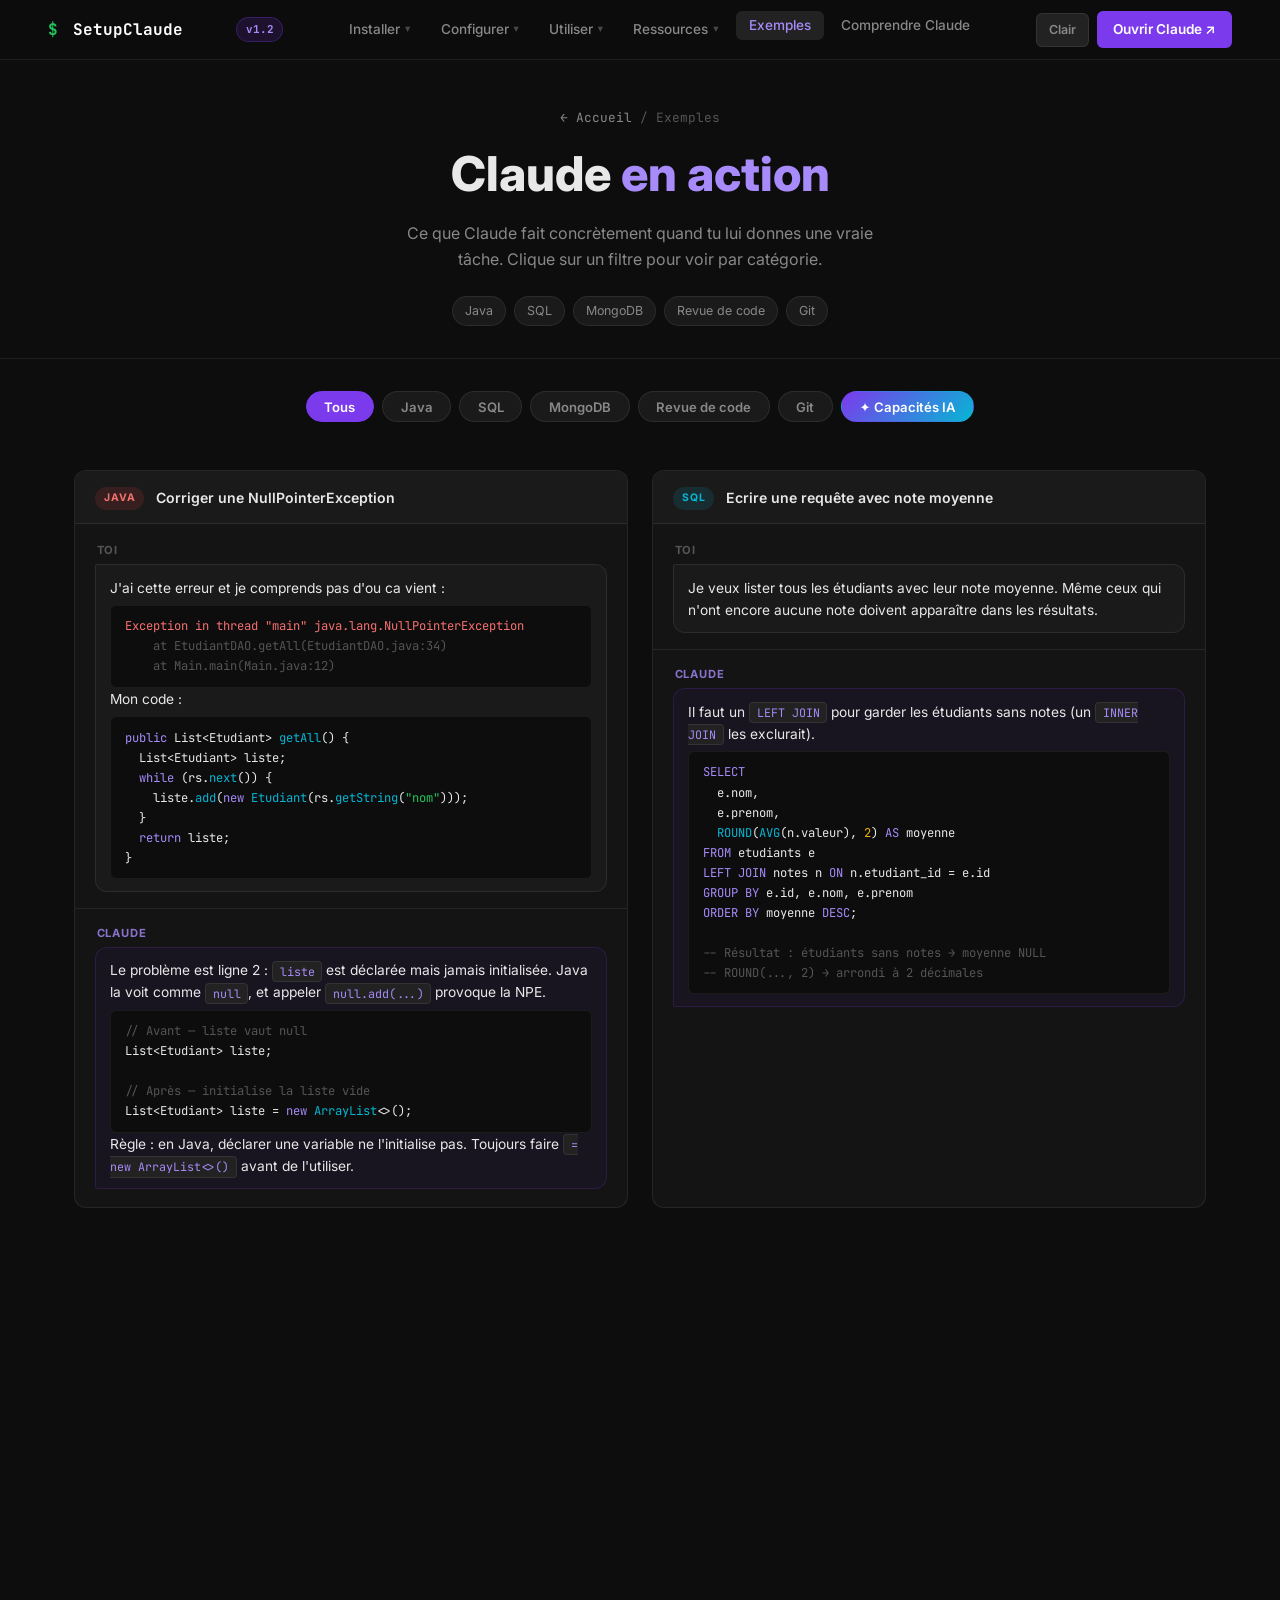
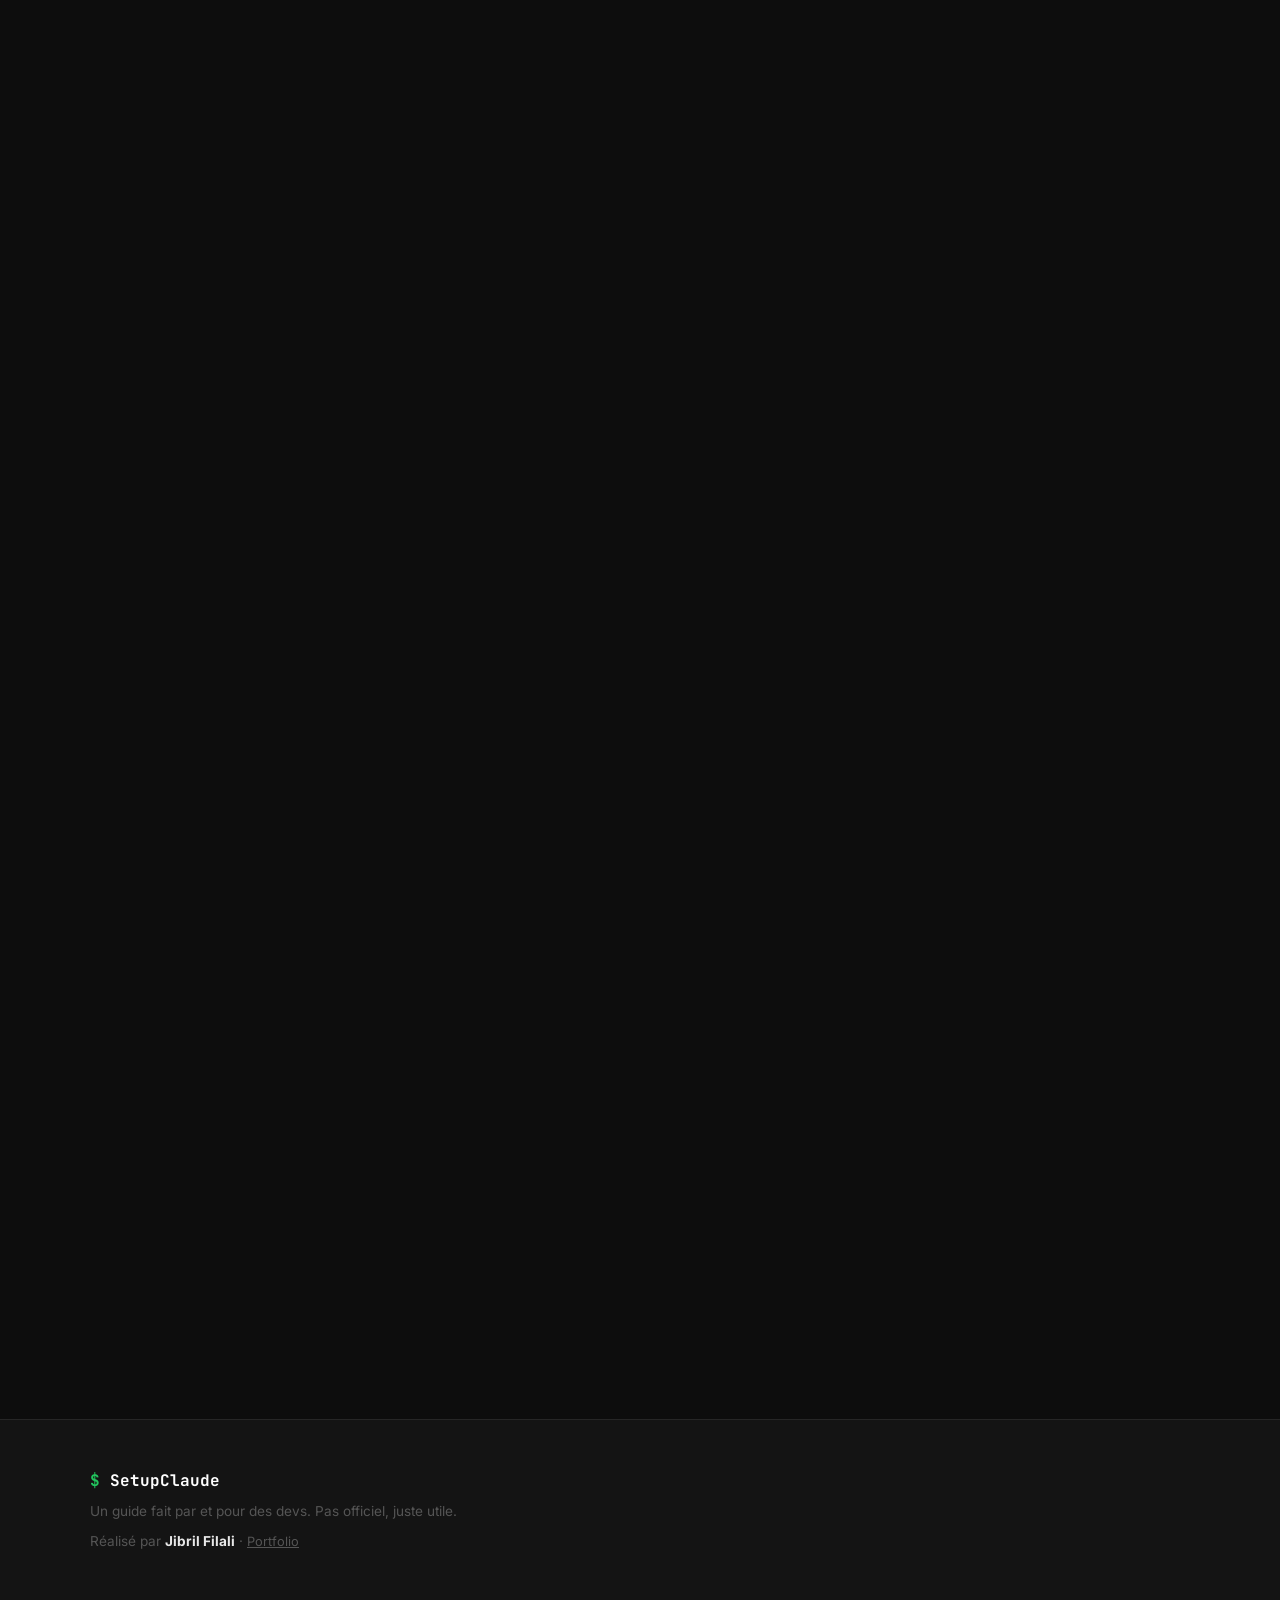
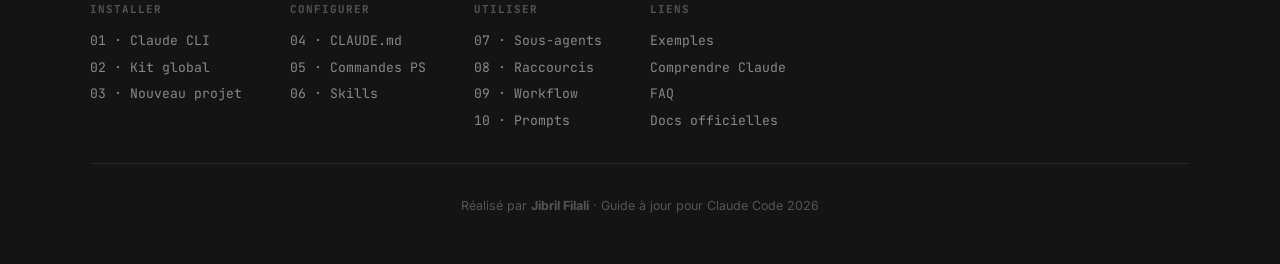
<file: examples.html>
<!DOCTYPE html>
<html lang="fr" data-theme="dark">
<head>
  <meta charset="UTF-8" />
  <meta name="viewport" content="width=device-width, initial-scale=1.0" />
  <title>Exemples · Claude en action · SetupClaude</title>
  <meta name="description" content="11 exemples réels : debug Java, requêtes SQL, agrégations MongoDB, revue de code, refactoring. Vois ce que Claude fait vraiment." />
  <meta property="og:title" content="Exemples · Claude en action · SetupClaude" />
  <meta property="og:description" content="11 exemples réels : debug Java, SQL complexe, MongoDB, revue de code, refactoring stream." />
  <meta property="og:image" content="https://jibril-filali.github.io/student-kit-claude/og-image.svg" />
  <meta property="og:type" content="website" />
  <meta name="twitter:card" content="summary_large_image" />
  <meta name="twitter:title" content="Exemples · Claude en action" />
  <meta name="twitter:description" content="11 exemples réels : debug Java, SQL complexe, MongoDB, revue de code, refactoring stream." />
  <meta name="twitter:image" content="https://jibril-filali.github.io/student-kit-claude/og-image.svg" />
  <link rel="icon" href="claude-ai-logo-d862.ico" />
  <link rel="manifest" href="manifest.json" />
  <link rel="stylesheet" href="css/style.css" />
  <script>(function(){var t=localStorage.getItem('theme')||'dark';document.documentElement.setAttribute('data-theme',t);})();</script>
</head>
<body>

  <div id="page-loader" aria-hidden="true">
    <div class="loader-logo-txt"><span class="prompt">$</span> SetupClaude</div>
    <div class="loader-bar-wrap"><div class="loader-bar-fill"></div></div>
  </div>

  <div class="scroll-progress" id="scroll-progress"></div>

  <!-- NAVBAR -->
  <nav class="navbar">
    <a href="index.html" class="navbar-logo"><span class="prompt">$</span> SetupClaude</a>
    <span class="nav-version">v1.2</span>
    <ul class="navbar-links">
      <li class="has-dropdown">
        <a>Installer <span class="nav-arrow">▾</span></a>
        <div class="nav-dropdown">
          <a href="guide.html#installation">01 · Claude CLI</a>
          <a href="guide.html#kit-installation">02 · Kit global</a>
          <a href="guide.html#nouveau-projet">03 · Nouveau projet</a>
        </div>
      </li>
      <li class="has-dropdown">
        <a>Configurer <span class="nav-arrow">▾</span></a>
        <div class="nav-dropdown">
          <a href="guide.html#claudemd">04 · CLAUDE.md</a>
          <a href="guide.html#commandes-ps">05 · Commandes PS</a>
        </div>
      </li>
      <li class="has-dropdown">
        <a>Utiliser <span class="nav-arrow">▾</span></a>
        <div class="nav-dropdown">
          <a href="guide.html#skills">06 · Skills</a>
          <a href="guide.html#sous-agents">07 · Sous-agents</a>
          <a href="guide.html#raccourcis">08 · Raccourcis</a>
          <a href="guide.html#workflow">09 · Workflow</a>
        </div>
      </li>
      <li class="has-dropdown">
        <a>Ressources <span class="nav-arrow">▾</span></a>
        <div class="nav-dropdown">
          <a href="guide.html#prompts">10 · Prompts</a>
          <a href="guide.html#telechargements">11 · Téléchargements</a>
          <a href="guide.html#troubleshooting">12 · Problèmes</a>
          <a href="faq.html">FAQ</a>
        </div>
      </li>
      <li><a href="examples.html" style="color:var(--accent-light);background:var(--bg-4);padding:0.4rem 0.8rem;border-radius:var(--radius-sm);">Exemples</a></li>
      <li><a href="claude.html">Comprendre Claude</a></li>
    </ul>
    <div class="navbar-right">
      <button class="navbar-burger" onclick="toggleMobileNav()" aria-label="Menu"><span></span><span></span><span></span></button>
      <button class="theme-toggle" id="theme-toggle" onclick="toggleTheme()">Clair</button>
      <a href="https://claude.ai" target="_blank" class="btn-nav">Ouvrir Claude ↗</a>
    </div>
  </nav>

  <!-- HEADER -->
  <div class="ex-page-header">
    <div class="container">
      <div class="guide-breadcrumb"><a href="index.html">← Accueil</a> / Exemples</div>
      <h1 class="ex-page-title">Claude <span class="accent">en action</span></h1>
      <p class="ex-page-sub">Ce que Claude fait concrètement quand tu lui donnes une vraie tâche. Clique sur un filtre pour voir par catégorie.</p>
      <div class="ex-page-badges">
        <span class="ex-page-badge">Java</span>
        <span class="ex-page-badge">SQL</span>
        <span class="ex-page-badge">MongoDB</span>
        <span class="ex-page-badge">Revue de code</span>
        <span class="ex-page-badge">Git</span>
      </div>
    </div>
  </div>

  <!-- FILTRES -->
  <div class="ex-filters">
    <button class="ex-pill active" onclick="filtrer(this, 'tous')">Tous</button>
    <button class="ex-pill" onclick="filtrer(this, 'java')">Java</button>
    <button class="ex-pill" onclick="filtrer(this, 'sql')">SQL</button>
    <button class="ex-pill" onclick="filtrer(this, 'mongo')">MongoDB</button>
    <button class="ex-pill" onclick="filtrer(this, 'revue')">Revue de code</button>
    <button class="ex-pill" onclick="filtrer(this, 'git')">Git</button>
    <button class="ex-pill pill-ia" onclick="filtrer(this, 'ia')">✦ Capacités IA</button>
  </div>

  <!-- GRILLE -->
  <section class="ex-section">
    <div class="ex-grid">

      <!-- 1. DEBUG JAVA NPE -->
      <div class="ex-card" data-cat="java">
        <div class="ex-card-top">
          <span class="ex-badge ex-badge-java">Java</span>
          <span class="ex-card-title">Corriger une NullPointerException</span>
        </div>
        <div class="ex-body">
          <div class="ex-msg">
            <div class="ex-label">Toi</div>
            <div class="ex-bubble">
              J'ai cette erreur et je comprends pas d'ou ca vient :
              <div class="ex-code"><span class="hl-r">Exception in thread "main" java.lang.NullPointerException</span>
<span class="hl-d">    at EtudiantDAO.getAll(EtudiantDAO.java:34)</span>
<span class="hl-d">    at Main.main(Main.java:12)</span></div>
              Mon code :
              <div class="ex-code"><span class="hl-p">public</span> List&lt;Etudiant&gt; <span class="hl-c">getAll</span>() {
  List&lt;Etudiant&gt; liste;
  <span class="hl-p">while</span> (rs.<span class="hl-c">next</span>()) {
    liste.<span class="hl-c">add</span>(<span class="hl-p">new</span> <span class="hl-c">Etudiant</span>(rs.<span class="hl-c">getString</span>(<span class="hl-g">"nom"</span>)));
  }
  <span class="hl-p">return</span> liste;
}</div>
            </div>
          </div>
          <div class="ex-sep"></div>
          <div class="ex-msg">
            <div class="ex-label lbl-claude">Claude</div>
            <div class="ex-bubble claude-bubble">
              Le problème est ligne 2 : <code>liste</code> est déclarée mais jamais initialisée. Java la voit comme <code>null</code>, et appeler <code>null.add(...)</code> provoque la NPE.
              <div class="ex-code"><span class="hl-d">// Avant — liste vaut null</span>
List&lt;Etudiant&gt; liste;

<span class="hl-d">// Après — initialise la liste vide</span>
List&lt;Etudiant&gt; liste = <span class="hl-p">new</span> <span class="hl-c">ArrayList</span>&lt;&gt;();</div>
              Règle : en Java, déclarer une variable ne l'initialise pas. Toujours faire <code>= new ArrayList&lt;&gt;()</code> avant de l'utiliser.
            </div>
          </div>
        </div>
      </div>

      <!-- 2. SQL LEFT JOIN -->
      <div class="ex-card" data-cat="sql">
        <div class="ex-card-top">
          <span class="ex-badge ex-badge-sql">SQL</span>
          <span class="ex-card-title">Ecrire une requête avec note moyenne</span>
        </div>
        <div class="ex-body">
          <div class="ex-msg">
            <div class="ex-label">Toi</div>
            <div class="ex-bubble">
              Je veux lister tous les étudiants avec leur note moyenne. Même ceux qui n'ont encore aucune note doivent apparaître dans les résultats.
            </div>
          </div>
          <div class="ex-sep"></div>
          <div class="ex-msg">
            <div class="ex-label lbl-claude">Claude</div>
            <div class="ex-bubble claude-bubble">
              Il faut un <code>LEFT JOIN</code> pour garder les étudiants sans notes (un <code>INNER JOIN</code> les exclurait).
              <div class="ex-code"><span class="hl-p">SELECT</span>
  e.nom,
  e.prenom,
  <span class="hl-c">ROUND</span>(<span class="hl-c">AVG</span>(n.valeur), <span class="hl-y">2</span>) <span class="hl-p">AS</span> moyenne
<span class="hl-p">FROM</span> etudiants e
<span class="hl-p">LEFT JOIN</span> notes n <span class="hl-p">ON</span> n.etudiant_id = e.id
<span class="hl-p">GROUP BY</span> e.id, e.nom, e.prenom
<span class="hl-p">ORDER BY</span> moyenne <span class="hl-p">DESC</span>;

<span class="hl-d">-- Résultat : étudiants sans notes → moyenne NULL</span>
<span class="hl-d">-- ROUND(..., 2) → arrondi à 2 décimales</span></div>
            </div>
          </div>
        </div>
      </div>

      <!-- 3. MONGODB AGGREGATION -->
      <div class="ex-card" data-cat="mongo">
        <div class="ex-card-top">
          <span class="ex-badge ex-badge-mongo">MongoDB</span>
          <span class="ex-card-title">Top 5 produits les plus commandés</span>
        </div>
        <div class="ex-body">
          <div class="ex-msg">
            <div class="ex-label">Toi</div>
            <div class="ex-bubble">
              Je veux les 5 produits les plus vendus ce mois-ci, avec leur total de quantités commandées.
            </div>
          </div>
          <div class="ex-sep"></div>
          <div class="ex-msg">
            <div class="ex-label lbl-claude">Claude</div>
            <div class="ex-bubble claude-bubble">
              Voici l'agrégation pipeline, étape par étape :
              <div class="ex-code">db.commandes.<span class="hl-c">aggregate</span>([
  <span class="hl-d">// 1. Filtre sur le mois en cours</span>
  { <span class="hl-p">$match</span>: {
    date: { <span class="hl-p">$gte</span>: <span class="hl-p">new</span> <span class="hl-c">Date</span>(<span class="hl-g">"2026-04-01"</span>) }
  }},
  <span class="hl-d">// 2. Déroule le tableau produits</span>
  { <span class="hl-p">$unwind</span>: <span class="hl-g">"$produits"</span> },
  <span class="hl-d">// 3. Groupe par nom de produit</span>
  { <span class="hl-p">$group</span>: {
    _id: <span class="hl-g">"$produits.nom"</span>,
    total: { <span class="hl-p">$sum</span>: <span class="hl-g">"$produits.quantite"</span> }
  }},
  <span class="hl-d">// 4. Trie par total décroissant</span>
  { <span class="hl-p">$sort</span>: { total: <span class="hl-y">-1</span> } },
  { <span class="hl-p">$limit</span>: <span class="hl-y">5</span> }
])</div>
            </div>
          </div>
        </div>
      </div>

      <!-- 4. CODE REVIEW JAVA -->
      <div class="ex-card" data-cat="revue">
        <div class="ex-card-top">
          <span class="ex-badge ex-badge-revue">Revue de code</span>
          <span class="ex-card-title">Détecter les problèmes dans une méthode Java</span>
        </div>
        <div class="ex-body">
          <div class="ex-msg">
            <div class="ex-label">Toi</div>
            <div class="ex-bubble">
              Relis cette méthode, dis-moi ce qui va pas :
              <div class="ex-code"><span class="hl-p">public void</span> <span class="hl-c">saveEtudiant</span>(String nom, String email) {
  <span class="hl-p">try</span> {
    Statement stmt = conn.<span class="hl-c">createStatement</span>();
    stmt.<span class="hl-c">execute</span>(<span class="hl-g">"INSERT INTO etudiants VALUES ('"</span>
      + nom + <span class="hl-g">"','"</span> + email + <span class="hl-g">"')"</span>);
  } <span class="hl-p">catch</span> (Exception e) {}
}</div>
            </div>
          </div>
          <div class="ex-sep"></div>
          <div class="ex-msg">
            <div class="ex-label lbl-claude">Claude</div>
            <div class="ex-bubble claude-bubble">
              3 problèmes critiques :
              <div class="ex-code"><span class="hl-r">// PROBLÈME 1 — Injection SQL</span>
<span class="hl-d">// Tu concatènes directement les variables dans la requête.</span>
<span class="hl-d">// Quelqu'un peut passer : nom = "x'); DROP TABLE etudiants;--"</span>
<span class="hl-g">// FIX : utilise PreparedStatement</span>

<span class="hl-r">// PROBLÈME 2 — catch vide</span>
<span class="hl-d">// Les erreurs SQL sont silencieuses. Tu ne sauras jamais si ça plante.</span>
<span class="hl-g">// FIX : au minimum logger l'exception</span>

<span class="hl-r">// PROBLÈME 3 — Statement non fermé</span>
<span class="hl-d">// Fuite de ressources à chaque appel.</span>
<span class="hl-g">// FIX : try-with-resources</span>

<span class="hl-d">// Version corrigée :</span>
<span class="hl-p">public void</span> <span class="hl-c">saveEtudiant</span>(String nom, String email)
    <span class="hl-p">throws</span> SQLException {
  String sql = <span class="hl-g">"INSERT INTO etudiants (nom, email) VALUES (?, ?)"</span>;
  <span class="hl-p">try</span> (PreparedStatement ps = conn.<span class="hl-c">prepareStatement</span>(sql)) {
    ps.<span class="hl-c">setString</span>(<span class="hl-y">1</span>, nom);
    ps.<span class="hl-c">setString</span>(<span class="hl-y">2</span>, email);
    ps.<span class="hl-c">executeUpdate</span>();
  }
}</div>
            </div>
          </div>
        </div>
      </div>

      <!-- 5. /explain POLYMORPHISME -->
      <div class="ex-card" data-cat="java">
        <div class="ex-card-top">
          <span class="ex-badge ex-badge-java">Java</span>
          <span class="ex-card-title">Expliquer le polymorphisme</span>
        </div>
        <div class="ex-body">
          <div class="ex-msg">
            <div class="ex-label">Toi</div>
            <div class="ex-bubble">
              <code>/explain le polymorphisme en Java</code>
            </div>
          </div>
          <div class="ex-sep"></div>
          <div class="ex-msg">
            <div class="ex-label lbl-claude">Claude</div>
            <div class="ex-bubble claude-bubble">
              <strong>En une phrase :</strong> un même appel de méthode peut produire des résultats différents selon le type réel de l'objet.
              <br><br>
              <strong>Analogie :</strong> une télécommande universelle. Tu appuies sur "volume+" : peu importe si c'est une TV Samsung ou LG, chacune réagit à sa façon.
              <div class="ex-code"><span class="hl-d">// Classe parent</span>
<span class="hl-p">abstract class</span> Animal {
  <span class="hl-p">abstract void</span> <span class="hl-c">parler</span>();
}
<span class="hl-p">class</span> Chien <span class="hl-p">extends</span> Animal {
  <span class="hl-p">void</span> <span class="hl-c">parler</span>() { System.out.<span class="hl-c">println</span>(<span class="hl-g">"Woof !"</span>); }
}
<span class="hl-p">class</span> Chat <span class="hl-p">extends</span> Animal {
  <span class="hl-p">void</span> <span class="hl-c">parler</span>() { System.out.<span class="hl-c">println</span>(<span class="hl-g">"Miaou !"</span>); }
}

Animal a = <span class="hl-p">new</span> <span class="hl-c">Chien</span>();
a.<span class="hl-c">parler</span>();  <span class="hl-d">// → "Woof !"</span>
a = <span class="hl-p">new</span> <span class="hl-c">Chat</span>();
a.<span class="hl-c">parler</span>();  <span class="hl-d">// → "Miaou !" — même appel, résultat différent</span></div>
              <strong>Piège classique :</strong> oublier <code>@Override</code>. Java appelle alors la méthode du parent sans erreur, et tu te demandes pourquoi ton code "ne fait rien".
            </div>
          </div>
        </div>
      </div>

      <!-- 6. GIT COMMIT-PUSH-PR -->
      <div class="ex-card" data-cat="git">
        <div class="ex-card-top">
          <span class="ex-badge ex-badge-git">Git</span>
          <span class="ex-card-title">Commit + push + PR en une commande</span>
        </div>
        <div class="ex-body">
          <div class="ex-msg">
            <div class="ex-label">Toi</div>
            <div class="ex-bubble">
              <code>/commit-push-pr</code>
            </div>
          </div>
          <div class="ex-sep"></div>
          <div class="ex-msg">
            <div class="ex-label lbl-claude">Claude</div>
            <div class="ex-bubble claude-bubble">
              <div class="ex-code"><span class="hl-d">Analyse des changements...</span>
<span class="hl-d">3 fichiers modifiés :</span>
  <span class="hl-g">EtudiantDAO.java</span>  <span class="hl-d">+68 -0</span>
  <span class="hl-g">Main.java</span>          <span class="hl-d">+12 -3</span>
  <span class="hl-g">schema.sql</span>         <span class="hl-d">+15 -0</span>

<span class="hl-p">Commit créé :</span>
  <span class="hl-g">feat(etudiant): add DAO with full CRUD operations</span>

  <span class="hl-d">- EtudiantDAO : findAll, findById, save, delete</span>
  <span class="hl-d">- PreparedStatement sur toutes les requêtes SQL</span>
  <span class="hl-d">- try-with-resources pour fermer les connexions</span>

<span class="hl-c">Push vers origin/main... OK</span>

<span class="hl-p">PR ouverte :</span> <span class="hl-g">#12 "feat(etudiant): add DAO with full CRUD"</span>
<span class="hl-d">→ github.com/jibril/projet-java/pull/12</span></div>
            </div>
          </div>
        </div>
      </div>

      <!-- 7. JAVA TRY-WITH-RESOURCES -->
      <div class="ex-card" data-cat="java">
        <div class="ex-card-top">
          <span class="ex-badge ex-badge-java">Java</span>
          <span class="ex-card-title">Convertir en try-with-resources</span>
        </div>
        <div class="ex-body">
          <div class="ex-msg">
            <div class="ex-label">Toi</div>
            <div class="ex-bubble">
              Ce code ne ferme pas la connexion proprement. Réécris-le correctement.
              <div class="ex-code">Connection conn = <span class="hl-c">DriverManager</span>.<span class="hl-c">getConnection</span>(url, user, pass);
PreparedStatement ps = conn.<span class="hl-c">prepareStatement</span>(sql);
ResultSet rs = ps.<span class="hl-c">executeQuery</span>();
<span class="hl-d">// ... traitement ...</span>
rs.<span class="hl-c">close</span>();
ps.<span class="hl-c">close</span>();
conn.<span class="hl-c">close</span>();</div>
            </div>
          </div>
          <div class="ex-sep"></div>
          <div class="ex-msg">
            <div class="ex-label lbl-claude">Claude</div>
            <div class="ex-bubble claude-bubble">
              Le problème avec les <code>close()</code> manuels : si une exception est levée avant, la connexion reste ouverte. <code>try-with-resources</code> ferme automatiquement, même en cas d'erreur.
              <div class="ex-code"><span class="hl-p">try</span> (
  Connection conn = <span class="hl-c">DriverManager</span>.<span class="hl-c">getConnection</span>(url, user, pass);
  PreparedStatement ps = conn.<span class="hl-c">prepareStatement</span>(sql);
  ResultSet rs = ps.<span class="hl-c">executeQuery</span>()
) {
  <span class="hl-d">// ... traitement ...</span>
} <span class="hl-p">catch</span> (SQLException e) {
  logger.<span class="hl-c">error</span>(<span class="hl-g">"Erreur DB"</span>, e);
}
<span class="hl-d">// conn, ps, rs fermés automatiquement ici</span></div>
            </div>
          </div>
        </div>
      </div>

      <!-- 8. SQL OPTIMISATION INDEX -->
      <div class="ex-card" data-cat="sql">
        <div class="ex-card-top">
          <span class="ex-badge ex-badge-sql">SQL</span>
          <span class="ex-card-title">Optimiser une requête lente</span>
        </div>
        <div class="ex-body">
          <div class="ex-msg">
            <div class="ex-label">Toi</div>
            <div class="ex-bubble">
              Cette requête prend 3 secondes sur 10 000 lignes, c'est trop lent :
              <div class="ex-code"><span class="hl-p">SELECT</span> * <span class="hl-p">FROM</span> commandes
<span class="hl-p">WHERE</span> statut = <span class="hl-g">'en_attente'</span>
  <span class="hl-p">AND</span> date_creation > <span class="hl-g">'2026-01-01'</span>;</div>
            </div>
          </div>
          <div class="ex-sep"></div>
          <div class="ex-msg">
            <div class="ex-label lbl-claude">Claude</div>
            <div class="ex-bubble claude-bubble">
              La requête fait un full table scan parce qu'il n'y a pas d'index sur les colonnes du <code>WHERE</code>. Ajoute un index composé dans le bon ordre :
              <div class="ex-code"><span class="hl-d">-- Index composé (statut d'abord, date ensuite)</span>
<span class="hl-d">-- Ordre important : filtre d'égalité AVANT filtre de range</span>
<span class="hl-p">CREATE INDEX</span> idx_commandes_statut_date
  <span class="hl-p">ON</span> commandes (statut, date_creation);

<span class="hl-d">-- Vérifie que MySQL utilise l'index :</span>
<span class="hl-p">EXPLAIN SELECT</span> * <span class="hl-p">FROM</span> commandes
<span class="hl-p">WHERE</span> statut = <span class="hl-g">'en_attente'</span>
  <span class="hl-p">AND</span> date_creation > <span class="hl-g">'2026-01-01'</span>;
<span class="hl-d">-- Colonne "key" doit afficher : idx_commandes_statut_date</span></div>
            </div>
          </div>
        </div>
      </div>


      <!-- 9. GÉNÉRER UN DAO COMPLET -->
      <div class="ex-card ex-card-ia" data-cat="ia">
        <div class="ex-card-top">
          <span class="ex-badge ex-badge-ia">✦ Capacités</span>
          <span class="ex-card-title">Générer une classe entière depuis zéro</span>
        </div>
        <div class="ex-body">
          <div class="ex-msg">
            <div class="ex-label">Toi</div>
            <div class="ex-bubble">
              Crée un <code>EtudiantDAO</code> complet avec <code>findAll</code>, <code>findById</code>, <code>save</code> et <code>delete</code>. Table : <code>etudiants(id, nom, email, date_inscription)</code>.
            </div>
          </div>
          <div class="ex-sep"></div>
          <div class="ex-msg">
            <div class="ex-label lbl-claude">Claude</div>
            <div class="ex-bubble claude-bubble">
              <div class="ex-code"><span class="hl-p">public class</span> EtudiantDAO {

  <span class="hl-p">private final</span> Connection conn;

  <span class="hl-p">public</span> <span class="hl-c">EtudiantDAO</span>(Connection conn) { <span class="hl-p">this</span>.conn = conn; }

  <span class="hl-p">public</span> List&lt;Etudiant&gt; <span class="hl-c">findAll</span>() <span class="hl-p">throws</span> SQLException {
    List&lt;Etudiant&gt; list = <span class="hl-p">new</span> ArrayList&lt;&gt;();
    <span class="hl-p">try</span> (Statement st = conn.<span class="hl-c">createStatement</span>();
         ResultSet rs = st.<span class="hl-c">executeQuery</span>(<span class="hl-g">"SELECT * FROM etudiants"</span>)) {
      <span class="hl-p">while</span> (rs.<span class="hl-c">next</span>()) list.<span class="hl-c">add</span>(<span class="hl-c">map</span>(rs));
    }
    <span class="hl-p">return</span> list;
  }

  <span class="hl-p">public</span> Optional&lt;Etudiant&gt; <span class="hl-c">findById</span>(<span class="hl-p">int</span> id) <span class="hl-p">throws</span> SQLException {
    <span class="hl-p">try</span> (PreparedStatement ps = conn.<span class="hl-c">prepareStatement</span>(
        <span class="hl-g">"SELECT * FROM etudiants WHERE id = ?"</span>)) {
      ps.<span class="hl-c">setInt</span>(<span class="hl-y">1</span>, id);
      <span class="hl-p">try</span> (ResultSet rs = ps.<span class="hl-c">executeQuery</span>()) {
        <span class="hl-p">return</span> rs.<span class="hl-c">next</span>() ? Optional.<span class="hl-c">of</span>(<span class="hl-c">map</span>(rs)) : Optional.<span class="hl-c">empty</span>();
      }
    }
  }

  <span class="hl-p">public void</span> <span class="hl-c">save</span>(Etudiant e) <span class="hl-p">throws</span> SQLException {
    <span class="hl-p">try</span> (PreparedStatement ps = conn.<span class="hl-c">prepareStatement</span>(
        <span class="hl-g">"INSERT INTO etudiants (nom, email) VALUES (?, ?)"</span>,
        Statement.RETURN_GENERATED_KEYS)) {
      ps.<span class="hl-c">setString</span>(<span class="hl-y">1</span>, e.<span class="hl-c">getNom</span>());
      ps.<span class="hl-c">setString</span>(<span class="hl-y">2</span>, e.<span class="hl-c">getEmail</span>());
      ps.<span class="hl-c">executeUpdate</span>();
      <span class="hl-p">try</span> (ResultSet keys = ps.<span class="hl-c">getGeneratedKeys</span>()) {
        <span class="hl-p">if</span> (keys.<span class="hl-c">next</span>()) e.<span class="hl-c">setId</span>(keys.<span class="hl-c">getInt</span>(<span class="hl-y">1</span>));
      }
    }
  }

  <span class="hl-p">public void</span> <span class="hl-c">delete</span>(<span class="hl-p">int</span> id) <span class="hl-p">throws</span> SQLException {
    <span class="hl-p">try</span> (PreparedStatement ps = conn.<span class="hl-c">prepareStatement</span>(
        <span class="hl-g">"DELETE FROM etudiants WHERE id = ?"</span>)) {
      ps.<span class="hl-c">setInt</span>(<span class="hl-y">1</span>, id);
      ps.<span class="hl-c">executeUpdate</span>();
    }
  }

  <span class="hl-p">private</span> Etudiant <span class="hl-c">map</span>(ResultSet rs) <span class="hl-p">throws</span> SQLException {
    <span class="hl-p">return new</span> <span class="hl-c">Etudiant</span>(
      rs.<span class="hl-c">getInt</span>(<span class="hl-g">"id"</span>), rs.<span class="hl-c">getString</span>(<span class="hl-g">"nom"</span>),
      rs.<span class="hl-c">getString</span>(<span class="hl-g">"email"</span>), rs.<span class="hl-c">getDate</span>(<span class="hl-g">"date_inscription"</span>)
    );
  }
}</div>
              70 lignes, zéro copier-coller, tout suit les conventions du projet.
            </div>
          </div>
        </div>
      </div>

      <!-- 10. CONCEVOIR UN SCHÉMA SQL -->
      <div class="ex-card ex-card-ia" data-cat="ia">
        <div class="ex-card-top">
          <span class="ex-badge ex-badge-ia">✦ Capacités</span>
          <span class="ex-card-title">Concevoir un schéma de base de données</span>
        </div>
        <div class="ex-body">
          <div class="ex-msg">
            <div class="ex-label">Toi</div>
            <div class="ex-bubble">
              Conçois le schéma SQL pour une appli de bibliothèque : livres, membres, emprunts. Avec les contraintes et les index utiles.
            </div>
          </div>
          <div class="ex-sep"></div>
          <div class="ex-msg">
            <div class="ex-label lbl-claude">Claude</div>
            <div class="ex-bubble claude-bubble">
              <div class="ex-code"><span class="hl-p">CREATE TABLE</span> livres (
  id          <span class="hl-c">INT</span> <span class="hl-p">PRIMARY KEY AUTO_INCREMENT</span>,
  titre       <span class="hl-c">VARCHAR</span>(<span class="hl-y">255</span>) <span class="hl-p">NOT NULL</span>,
  auteur      <span class="hl-c">VARCHAR</span>(<span class="hl-y">150</span>) <span class="hl-p">NOT NULL</span>,
  isbn        <span class="hl-c">VARCHAR</span>(<span class="hl-y">13</span>) <span class="hl-p">UNIQUE NOT NULL</span>,
  disponible  <span class="hl-c">BOOLEAN</span> <span class="hl-p">DEFAULT</span> <span class="hl-y">TRUE</span>
);

<span class="hl-p">CREATE TABLE</span> membres (
  id          <span class="hl-c">INT</span> <span class="hl-p">PRIMARY KEY AUTO_INCREMENT</span>,
  nom         <span class="hl-c">VARCHAR</span>(<span class="hl-y">100</span>) <span class="hl-p">NOT NULL</span>,
  email       <span class="hl-c">VARCHAR</span>(<span class="hl-y">150</span>) <span class="hl-p">UNIQUE NOT NULL</span>,
  inscrit_le  <span class="hl-c">DATE</span> <span class="hl-p">DEFAULT</span> (<span class="hl-c">CURDATE</span>())
);

<span class="hl-p">CREATE TABLE</span> emprunts (
  id            <span class="hl-c">INT</span> <span class="hl-p">PRIMARY KEY AUTO_INCREMENT</span>,
  livre_id      <span class="hl-c">INT</span> <span class="hl-p">NOT NULL</span>,
  membre_id     <span class="hl-c">INT</span> <span class="hl-p">NOT NULL</span>,
  emprunte_le   <span class="hl-c">DATE</span> <span class="hl-p">NOT NULL DEFAULT</span> (<span class="hl-c">CURDATE</span>()),
  retour_prevu  <span class="hl-c">DATE</span> <span class="hl-p">NOT NULL</span>,
  rendu_le      <span class="hl-c">DATE</span>,
  <span class="hl-p">FOREIGN KEY</span> (livre_id)  <span class="hl-p">REFERENCES</span> livres(id),
  <span class="hl-p">FOREIGN KEY</span> (membre_id) <span class="hl-p">REFERENCES</span> membres(id)
);

<span class="hl-d">-- Index pour les recherches fréquentes</span>
<span class="hl-p">CREATE INDEX</span> idx_emprunts_membre  <span class="hl-p">ON</span> emprunts (membre_id);
<span class="hl-p">CREATE INDEX</span> idx_emprunts_retour  <span class="hl-p">ON</span> emprunts (retour_prevu)
  <span class="hl-p">WHERE</span> rendu_le <span class="hl-p">IS NULL</span>; <span class="hl-d">-- index partiel : que les emprunts actifs</span></div>
            </div>
          </div>
        </div>
      </div>

      <!-- 11. REFACTORING + EXPLICATION -->
      <div class="ex-card ex-card-ia" data-cat="ia">
        <div class="ex-card-top">
          <span class="ex-badge ex-badge-ia">✦ Capacités</span>
          <span class="ex-card-title">Refactoriser du code illisible</span>
        </div>
        <div class="ex-body">
          <div class="ex-msg">
            <div class="ex-label">Toi</div>
            <div class="ex-bubble">
              Ce code marche mais c'est illisible. Refactorise sans changer le comportement.
              <div class="ex-code"><span class="hl-p">public</span> String <span class="hl-c">f</span>(List&lt;String&gt; l, String s) {
  String r = <span class="hl-g">""</span>;
  <span class="hl-p">for</span> (<span class="hl-p">int</span> i = <span class="hl-y">0</span>; i &lt; l.<span class="hl-c">size</span>(); i++) {
    <span class="hl-p">if</span> (l.<span class="hl-c">get</span>(i) != <span class="hl-p">null</span> &amp;&amp; l.<span class="hl-c">get</span>(i).<span class="hl-c">contains</span>(s)) {
      r = r + l.<span class="hl-c">get</span>(i) + <span class="hl-g">","</span>;
    }
  }
  <span class="hl-p">if</span> (r.<span class="hl-c">length</span>() > <span class="hl-y">0</span>) r = r.<span class="hl-c">substring</span>(<span class="hl-y">0</span>, r.<span class="hl-c">length</span>() - <span class="hl-y">1</span>);
  <span class="hl-p">return</span> r;
}</div>
            </div>
          </div>
          <div class="ex-sep"></div>
          <div class="ex-msg">
            <div class="ex-label lbl-claude">Claude</div>
            <div class="ex-bubble claude-bubble">
              4 problèmes : noms illisibles, concaténation dans une boucle (O(n²)), null check manuel, suppression du dernier caractère à la main. Version refactorisée :
              <div class="ex-code"><span class="hl-d">/**
 * Filtre les éléments contenant le mot-clé
 * et les rejoint par des virgules.
 */</span>
<span class="hl-p">public</span> String <span class="hl-c">joinMatching</span>(List&lt;String&gt; items, String keyword) {
  <span class="hl-p">return</span> items.<span class="hl-c">stream</span>()
    .<span class="hl-c">filter</span>(item -&gt; item != <span class="hl-p">null</span> &amp;&amp; item.<span class="hl-c">contains</span>(keyword))
    .<span class="hl-c">collect</span>(Collectors.<span class="hl-c">joining</span>(<span class="hl-g">","</span>));
}</div>
              8 lignes → 4. Même comportement. Lisible, performant, idiomatique Java 8+.
            </div>
          </div>
        </div>
      </div>

    </div>
  </section>

  <!-- CTA -->
  <section class="claude-cta-section">
    <div class="container">
      <div class="claude-cta-card">
        <div class="claude-cta-left">
          <span class="claude-cta-label">Prêt à l'utiliser ?</span>
          <h2>Installe le kit et commence en <span class="accent">5 minutes</span></h2>
          <p>Le student kit inclut tout ce qu'il faut : CLAUDE.md préconfiguré, skills Java/SQL/MongoDB, sous-agents et hooks de sécurité automatiques.</p>
        </div>
        <div class="claude-cta-right">
          <a href="guide.html" class="btn btn-primary" style="font-size:1rem;padding:0.75rem 1.75rem;">Voir le guide →</a>
        </div>
      </div>
    </div>
  </section>

  <!-- FOOTER -->
  <footer class="footer">
    <div class="footer-inner">
      <div class="footer-brand">
        <span class="prompt">$</span> SetupClaude
        <p>Un guide fait par et pour des devs. Pas officiel, juste utile.</p>
        <p class="footer-credit">Réalisé par <strong>Jibril Filali</strong> · <a href="https://jibril-filali.github.io/" target="_blank" style="color:var(--text-dim);text-decoration:underline;font-size:0.8rem">Portfolio</a></p>
      </div>
      <div class="footer-nav-cols">
        <div class="footer-nav-col">
          <span class="footer-nav-title">Installer</span>
          <a href="guide.html#installation">01 · Claude CLI</a>
          <a href="guide.html#kit-installation">02 · Kit global</a>
          <a href="guide.html#nouveau-projet">03 · Nouveau projet</a>
        </div>
        <div class="footer-nav-col">
          <span class="footer-nav-title">Configurer</span>
          <a href="guide.html#claudemd">04 · CLAUDE.md</a>
          <a href="guide.html#commandes-ps">05 · Commandes PS</a>
          <a href="guide.html#skills">06 · Skills</a>
        </div>
        <div class="footer-nav-col">
          <span class="footer-nav-title">Utiliser</span>
          <a href="guide.html#sous-agents">07 · Sous-agents</a>
          <a href="guide.html#raccourcis">08 · Raccourcis</a>
          <a href="guide.html#workflow">09 · Workflow</a>
          <a href="guide.html#prompts">10 · Prompts</a>
        </div>
        <div class="footer-nav-col">
          <span class="footer-nav-title">Liens</span>
          <a href="examples.html">Exemples</a>
          <a href="claude.html">Comprendre Claude</a>
          <a href="faq.html">FAQ</a>
          <a href="https://docs.anthropic.com" target="_blank">Docs officielles</a>
        </div>
      </div>
    </div>
    <div class="footer-bottom">Réalisé par <strong>Jibril Filali</strong> · Guide à jour pour Claude Code 2026</div>
  </footer>

  <div class="toast" id="toast"></div>
  <div class="cursor-dot" id="cursor-dot"></div>
  <div class="cursor-ring" id="cursor-ring"></div>

  <script src="js/main.js"></script>
  <script>
    function filtrer(btn, cat) {
      document.querySelectorAll('.ex-pill').forEach(function(p){ p.classList.remove('active'); });
      btn.classList.add('active');
      document.querySelectorAll('.ex-card').forEach(function(card){
        if (cat === 'tous' || card.dataset.cat === cat) {
          card.classList.remove('ex-hidden');
        } else {
          card.classList.add('ex-hidden');
        }
      });
    }
  </script>
</body>
</html>
</file>
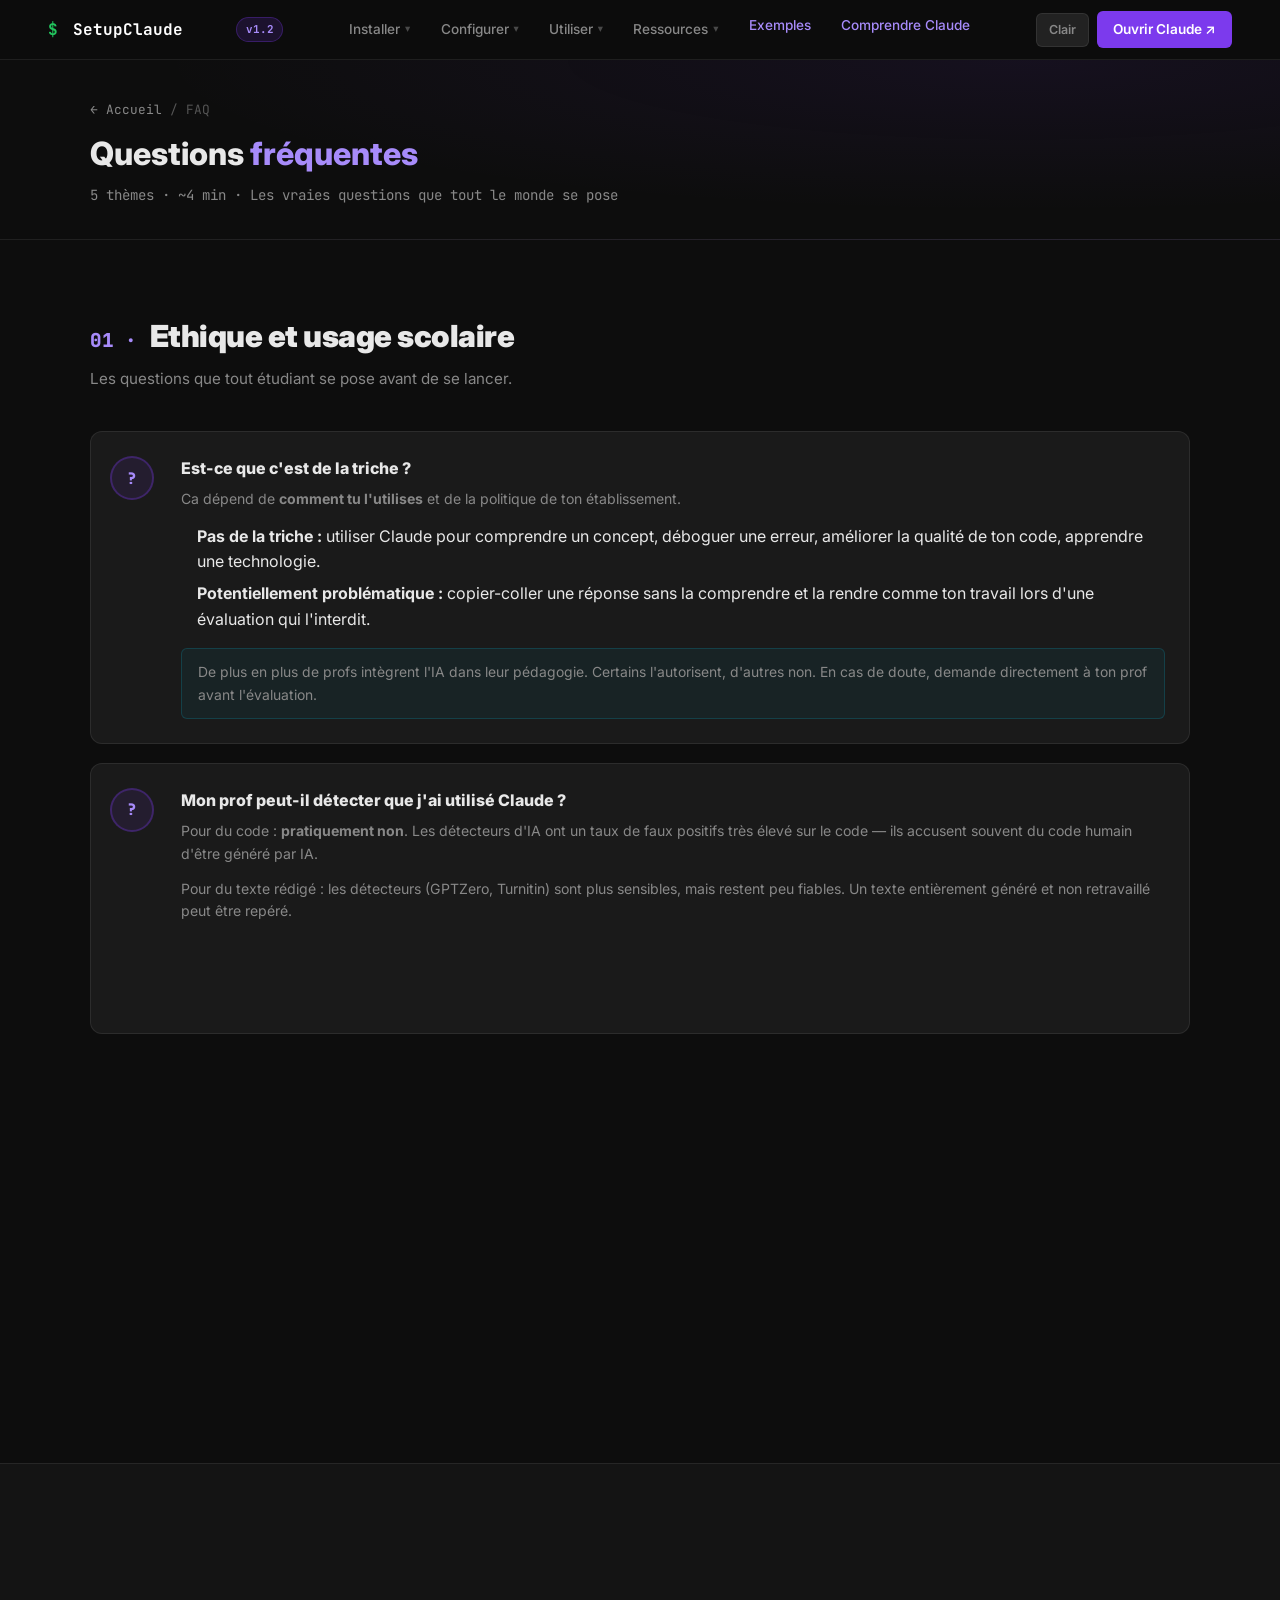
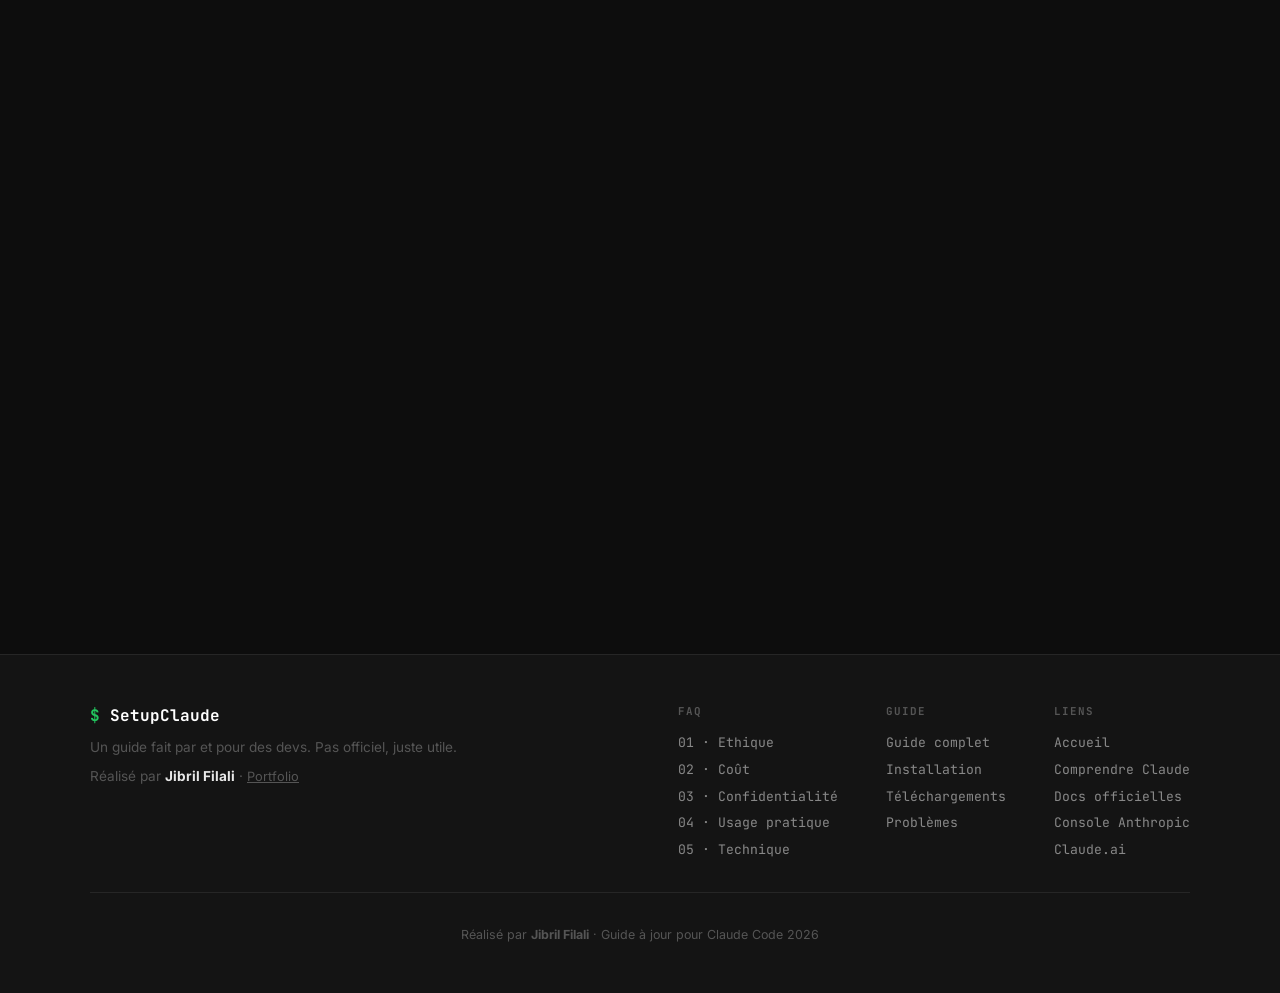
<file: faq.html>
<!DOCTYPE html>
<html lang="fr" data-theme="dark">
<head>
  <meta charset="UTF-8" />
  <meta name="viewport" content="width=device-width, initial-scale=1.0" />
  <title>FAQ · SetupClaude</title>
  <meta name="description" content="Toutes les questions sur Claude Code : c'est de la triche ? c'est payant ? mes données sont privées ? Compatible Java/MySQL/MongoDB ?" />
  <meta property="og:title" content="FAQ · SetupClaude" />
  <meta property="og:description" content="C'est de la triche ? Payant ? Mes données ? Toutes les vraies questions sur Claude Code." />
  <meta property="og:image" content="https://jibril-filali.github.io/student-kit-claude/og-image.svg" />
  <meta property="og:type" content="website" />
  <meta name="twitter:card" content="summary_large_image" />
  <meta name="twitter:title" content="FAQ · SetupClaude" />
  <meta name="twitter:description" content="C'est de la triche ? Payant ? Mes données ? Toutes les vraies questions sur Claude Code." />
  <meta name="twitter:image" content="https://jibril-filali.github.io/student-kit-claude/og-image.svg" />
  <link rel="icon" href="claude-ai-logo-d862.ico" />
  <link rel="manifest" href="manifest.json" />
  <link rel="stylesheet" href="css/style.css" />
  <script>(function(){var t=localStorage.getItem('theme')||'dark';document.documentElement.setAttribute('data-theme',t);})();</script>
</head>
<body>

  <div id="page-loader" aria-hidden="true">
    <div class="loader-logo-txt"><span class="prompt">$</span> SetupClaude</div>
    <div class="loader-bar-wrap"><div class="loader-bar-fill"></div></div>
  </div>

  <div class="scroll-progress" id="scroll-progress"></div>

  <!-- NAVBAR -->
  <nav class="navbar">
    <a href="index.html" class="navbar-logo"><span class="prompt">$</span> SetupClaude</a>
    <span class="nav-version">v1.2</span>
    <ul class="navbar-links">
      <li class="has-dropdown">
        <a>Installer <span class="nav-arrow">▾</span></a>
        <div class="nav-dropdown">
          <a href="guide.html#installation">01 · Claude CLI</a>
          <a href="guide.html#kit-installation">02 · Kit global</a>
          <a href="guide.html#nouveau-projet">03 · Nouveau projet</a>
        </div>
      </li>
      <li class="has-dropdown">
        <a>Configurer <span class="nav-arrow">▾</span></a>
        <div class="nav-dropdown">
          <a href="guide.html#claudemd">04 · CLAUDE.md</a>
          <a href="guide.html#commandes-ps">05 · Commandes PS</a>
        </div>
      </li>
      <li class="has-dropdown">
        <a>Utiliser <span class="nav-arrow">▾</span></a>
        <div class="nav-dropdown">
          <a href="guide.html#skills">06 · Skills</a>
          <a href="guide.html#sous-agents">07 · Sous-agents</a>
          <a href="guide.html#raccourcis">08 · Raccourcis</a>
          <a href="guide.html#workflow">09 · Workflow</a>
        </div>
      </li>
      <li class="has-dropdown">
        <a>Ressources <span class="nav-arrow">▾</span></a>
        <div class="nav-dropdown">
          <a href="guide.html#prompts">10 · Prompts</a>
          <a href="guide.html#telechargements">11 · Téléchargements</a>
          <a href="guide.html#troubleshooting">12 · Problèmes</a>
          <a href="faq.html" style="color:var(--accent-light)">FAQ</a>
        </div>
      </li>
      <li><a href="examples.html" style="color:var(--accent-light)">Exemples</a></li>
      <li><a href="claude.html" style="color:var(--accent-light)">Comprendre Claude</a></li>
    </ul>
    <div class="navbar-right">
      <button class="navbar-burger" onclick="toggleMobileNav()" aria-label="Menu"><span></span><span></span><span></span></button>
      <button class="theme-toggle" id="theme-toggle" onclick="toggleTheme()">Clair</button>
      <a href="https://claude.ai" target="_blank" class="btn-nav">Ouvrir Claude ↗</a>
    </div>
  </nav>

  <!-- GUIDE HEADER -->
  <div class="guide-header">
    <div class="container">
      <div class="guide-breadcrumb"><a href="index.html">← Accueil</a> / FAQ</div>
      <h1 class="guide-title">Questions <span class="accent">fréquentes</span></h1>
      <p class="guide-sub">5 thèmes · ~4 min · Les vraies questions que tout le monde se pose</p>
    </div>
  </div>

  <!-- ══════════════════════════════════════════
       01 — ETHIQUE ET USAGE SCOLAIRE
  ══════════════════════════════════════════ -->
  <section class="section" id="ethique">
    <div class="container">
      <div class="section-header">
        <h2 class="section-title"><span class="section-num">01 ·</span> Ethique et usage scolaire</h2>
        <p class="section-sub">Les questions que tout étudiant se pose avant de se lancer.</p>
      </div>

      <div class="steps">

        <div class="step-card">
          <div class="step-num">?</div>
          <div class="step-content">
            <h3>Est-ce que c'est de la triche ?</h3>
            <p>Ca dépend de <strong>comment tu l'utilises</strong> et de la politique de ton établissement.</p>
            <ul style="margin-top:0.8rem;display:flex;flex-direction:column;gap:0.4rem;padding-left:1rem">
              <li><strong>Pas de la triche :</strong> utiliser Claude pour comprendre un concept, déboguer une erreur, améliorer la qualité de ton code, apprendre une technologie.</li>
              <li><strong>Potentiellement problématique :</strong> copier-coller une réponse sans la comprendre et la rendre comme ton travail lors d'une évaluation qui l'interdit.</li>
            </ul>
            <div class="info-box" style="margin-top:1rem">De plus en plus de profs intègrent l'IA dans leur pédagogie. Certains l'autorisent, d'autres non. En cas de doute, demande directement à ton prof avant l'évaluation.</div>
          </div>
        </div>

        <div class="step-card">
          <div class="step-num">?</div>
          <div class="step-content">
            <h3>Mon prof peut-il détecter que j'ai utilisé Claude ?</h3>
            <p>Pour du code : <strong>pratiquement non</strong>. Les détecteurs d'IA ont un taux de faux positifs très élevé sur le code — ils accusent souvent du code humain d'être généré par IA.</p>
            <p style="margin-top:0.8rem">Pour du texte rédigé : les détecteurs (GPTZero, Turnitin) sont plus sensibles, mais restent peu fiables. Un texte entièrement généré et non retravaillé peut être repéré.</p>
            <div class="warn-box" style="margin-top:1rem">Ce n'est pas la bonne question à se poser. Utilise Claude pour <strong>apprendre</strong>, pas pour contourner. Si tu copies sans comprendre, les lacunes remonteront à la surface lors des examens sur table.</div>
          </div>
        </div>

        <div class="step-card">
          <div class="step-num">?</div>
          <div class="step-content">
            <h3>Est-ce que ça va me rendre dépendant(e) ?</h3>
            <p>Si tu copies sans comprendre : oui, tu creuses des lacunes. Si tu utilises Claude pour <strong>apprendre plus vite</strong>, non.</p>
            <div class="tips-grid" style="margin-top:1rem">
              <div class="tip-card">
                <h3>Bonne approche</h3>
                <p>Demande toujours "pourquoi" en plus du "quoi". Fais relire ton code avec une explication de chaque changement. Utilise le sous-agent <code>tutor</code> pour comprendre les concepts.</p>
              </div>
              <div class="tip-card">
                <h3>Mauvaise approche</h3>
                <p>Copier le code sans lire. Accepter la première réponse sans tester. Utiliser Claude pour les évaluations sur table que tu ne peux pas passer sans lui.</p>
              </div>
            </div>
          </div>
        </div>

      </div>
    </div>
  </section>

  <!-- ══════════════════════════════════════════
       02 — COUT ET ACCES
  ══════════════════════════════════════════ -->
  <section class="section section-alt" id="cout">
    <div class="container">
      <div class="section-header">
        <h2 class="section-title"><span class="section-num">02 ·</span> Coût et accès</h2>
        <p class="section-sub">Ce que tu paies, ce que tu obtiens.</p>
      </div>

      <div class="steps">

        <div class="step-card">
          <div class="step-num">?</div>
          <div class="step-content">
            <h3>C'est gratuit ?</h3>
            <p><strong>Claude.ai</strong> (la version web) a une offre gratuite avec des limitations : modèle moins puissant, nombre de messages limité par jour.</p>
            <p style="margin-top:0.8rem"><strong>Claude Code</strong> (le CLI de ce guide) nécessite un abonnement <strong>Claude Pro (~20$/mois)</strong> ou des crédits API. L'abonnement Pro couvre les deux : Claude.ai Pro et Claude Code.</p>
            <div class="info-box" style="margin-top:1rem">Il existe aussi une option <strong>crédits API</strong> (pay-as-you-go) via console.anthropic.com si tu veux payer uniquement ce que tu utilises sans abonnement mensuel.</div>
          </div>
        </div>

        <div class="step-card">
          <div class="step-num">?</div>
          <div class="step-content">
            <h3>L'abonnement Pro vaut-il le coup pour un étudiant ?</h3>
            <p>Si tu utilises Claude Code régulièrement pour tes projets de développement, oui. Un bug résolu en 5 minutes au lieu de 2 heures, multiplié par ta semaine de cours, dépasse largement 20$.</p>
            <p style="margin-top:0.8rem">Si tu veux juste tester, commence avec les crédits API ou la version gratuite de Claude.ai. Claude Code lui-même a aussi une période d'essai.</p>
          </div>
        </div>

        <div class="step-card">
          <div class="step-num">?</div>
          <div class="step-content">
            <h3>Quelle différence entre abonnement Pro et crédits API ?</h3>
            <div class="tips-grid" style="margin-top:0.5rem">
              <div class="tip-card">
                <h3>Abonnement Pro (~20$/mois)</h3>
                <p>Accès illimité à Claude.ai + Claude Code. Idéal si tu utilises Claude tous les jours. Prix fixe, pas de surprise.</p>
              </div>
              <div class="tip-card">
                <h3>Crédits API (pay-as-you-go)</h3>
                <p>Tu paies au token utilisé. Idéal si ton usage est irrégulier. Peut coûter moins cher si tu utilises peu, plus si tu utilises beaucoup.</p>
              </div>
            </div>
          </div>
        </div>

      </div>
    </div>
  </section>

  <!-- ══════════════════════════════════════════
       03 — CONFIDENTIALITE
  ══════════════════════════════════════════ -->
  <section class="section" id="confidentialite">
    <div class="container">
      <div class="section-header">
        <h2 class="section-title"><span class="section-num">03 ·</span> Confidentialité</h2>
        <p class="section-sub">Ce qu'Anthropic voit, ce qu'il ne voit pas.</p>
      </div>

      <div class="steps">

        <div class="step-card">
          <div class="step-num">?</div>
          <div class="step-content">
            <h3>Mes conversations sont-elles privées ?</h3>
            <p>Anthropic peut traiter les conversations pour améliorer ses modèles, sauf si tu désactives cette option dans les <a href="https://claude.ai" target="_blank">paramètres de ton compte</a>. Les données sont hébergées aux Etats-Unis.</p>
            <p style="margin-top:0.8rem">Pour un usage scolaire normal (projets de cours, exercices Java, requêtes SQL), ce n'est pas un problème. Tes conversations de TP ne présentent aucun risque particulier.</p>
          </div>
        </div>

        <div class="step-card">
          <div class="step-num">?</div>
          <div class="step-content">
            <h3>Mon code est-il en sécurité ?</h3>
            <p>Tes fichiers restent sur ton PC. Claude Code transmet <strong>uniquement le contenu des fichiers qu'il lit</strong> aux serveurs Anthropic pour générer une réponse. Aucune copie permanente n'est stockée.</p>
            <div class="warn-box" style="margin-top:1rem">Ne partage jamais de code contenant des <strong>clés API, mots de passe, tokens ou données personnelles</strong> dans une conversation Claude. Prends l'habitude de ne jamais coller de secrets dans n'importe quel outil en ligne.</div>
          </div>
        </div>

        <div class="step-card">
          <div class="step-num">?</div>
          <div class="step-content">
            <h3>Anthropic peut-il voir mes fichiers de projet ?</h3>
            <p>Uniquement les parties que Claude lit pour répondre à ta question. Si tu demandes à Claude de corriger <code>Main.java</code>, le contenu de ce fichier est transmis. Les autres fichiers de ton projet ne sont pas envoyés automatiquement.</p>
          </div>
        </div>

      </div>
    </div>
  </section>

  <!-- ══════════════════════════════════════════
       04 — UTILISATION PRATIQUE
  ══════════════════════════════════════════ -->
  <section class="section section-alt" id="pratique">
    <div class="container">
      <div class="section-header">
        <h2 class="section-title"><span class="section-num">04 ·</span> Utilisation pratique</h2>
        <p class="section-sub">Les questions sur l'usage au quotidien.</p>
      </div>

      <div class="steps">

        <div class="step-card">
          <div class="step-num">?</div>
          <div class="step-content">
            <h3>Quelle différence entre Claude.ai et Claude Code ?</h3>
            <div class="tips-grid" style="margin-top:0.5rem">
              <div class="tip-card">
                <h3>Claude.ai (Web)</h3>
                <p>Interface web dans le navigateur. Tu poses des questions, tu obtiens des réponses. Pas d'accès direct à tes fichiers. Idéal pour les explications, les documents, les questions générales.</p>
              </div>
              <div class="tip-card">
                <h3>Claude Code (CLI)</h3>
                <p>Outil terminal qui accède directement à tes fichiers. Il lit ton code, modifie tes fichiers, lance des commandes. Beaucoup plus puissant pour le développement. C'est ce que ce guide couvre.</p>
              </div>
            </div>
          </div>
        </div>

        <div class="step-card">
          <div class="step-num">?</div>
          <div class="step-content">
            <h3>Ca marche pour Java, MySQL, MongoDB ?</h3>
            <p>Oui, et très bien. C'est exactement le stack pour lequel ce kit est conçu.</p>
            <ul style="margin-top:0.8rem;display:flex;flex-direction:column;gap:0.4rem;padding-left:1rem">
              <li><strong>Java :</strong> gestion des exceptions, JDBC, Maven, héritage, génériques, streams, Javadoc.</li>
              <li><strong>MySQL :</strong> requêtes complexes, JOIN, GROUP BY, optimisation, PreparedStatement, index.</li>
              <li><strong>MongoDB :</strong> agrégations, pipelines, schémas, drivers Java, find() vs aggregate().</li>
            </ul>
          </div>
        </div>

        <div class="step-card">
          <div class="step-num">?</div>
          <div class="step-content">
            <h3>Ca marche si mon prof n'utilise pas Claude ?</h3>
            <p>Oui. Claude Code est un outil <strong>local sur ton PC</strong>. Ton prof n'a aucune interaction avec lui, il ne sait pas que tu l'utilises (sauf si tu lui en parles). Tu l'utilises comme n'importe quel autre outil : un compilateur, un debugger, Stack Overflow.</p>
          </div>
        </div>

        <div class="step-card">
          <div class="step-num">?</div>
          <div class="step-content">
            <h3>Ca marche pour les TP de groupe ?</h3>
            <p>Oui. Chaque membre installe Claude Code sur son PC. Claude aide chacun individuellement — il lit les fichiers du projet en local. Pour les projets partagés via Git, chacun l'utilise de son côté sur sa copie locale.</p>
          </div>
        </div>

      </div>
    </div>
  </section>

  <!-- ══════════════════════════════════════════
       05 — TECHNIQUE
  ══════════════════════════════════════════ -->
  <section class="section" id="technique">
    <div class="container">
      <div class="section-header">
        <h2 class="section-title"><span class="section-num">05 ·</span> Questions techniques</h2>
        <p class="section-sub">Installation, compatibilité, prérequis.</p>
      </div>

      <div class="steps">

        <div class="step-card">
          <div class="step-num">?</div>
          <div class="step-content">
            <h3>Ca marche sur Mac et Linux ?</h3>
            <p>Oui. Le CLI <code>claude</code> est identique sur tous les systèmes. Ce guide est orienté Windows/PowerShell, mais Claude Code fonctionne parfaitement sur macOS (Terminal, zsh) et Linux (bash).</p>
            <p style="margin-top:0.8rem">Seules les commandes PowerShell (<code>nouveau-projet</code>, <code>update-kit</code>...) sont spécifiques à Windows. Sur Mac/Linux, tu peux créer des équivalents en bash ou utiliser directement Claude Code sans ces raccourcis.</p>
          </div>
        </div>

        <div class="step-card">
          <div class="step-num">?</div>
          <div class="step-content">
            <h3>J'ai besoin d'internet ?</h3>
            <p>Oui. Claude Code communique avec les serveurs Anthropic pour générer ses réponses. Il ne fonctionne pas hors ligne. Une connexion standard suffit, pas besoin d'une connexion rapide.</p>
          </div>
        </div>

        <div class="step-card">
          <div class="step-num">?</div>
          <div class="step-content">
            <h3>Quels sont les prérequis ?</h3>
            <ul style="display:flex;flex-direction:column;gap:0.4rem;padding-left:1rem">
              <li><strong>Node.js LTS</strong> (pour installer Claude Code via npm)</li>
              <li><strong>Un compte Anthropic</strong> avec abonnement Pro ou crédits API</li>
              <li><strong>PowerShell</strong> (déjà installé sur Windows 10/11)</li>
              <li>Un terminal : PowerShell, VS Code terminal, ou autre</li>
            </ul>
            <p style="margin-top:0.8rem">Pas besoin de Java, Maven ou autre pour Claude Code lui-même. Tu les as sûrement déjà si tu fais de la programmation en cours.</p>
          </div>
        </div>

        <div class="step-card">
          <div class="step-num">?</div>
          <div class="step-content">
            <h3>Claude peut-il lancer mes programmes Java ?</h3>
            <p>Oui, si Java et Maven sont dans ton PATH. Claude Code peut exécuter <code>mvn compile</code>, <code>mvn test</code>, <code>javac</code>, etc. Le <code>settings.json</code> du kit pré-autorise ces commandes pour éviter les confirmations répétées.</p>
          </div>
        </div>

      </div>

      <div class="info-box" style="margin-top:2rem">
        <strong>Une question pas dans la liste ?</strong> Utilise le terminal IA en bas à droite de cette page, ou pose-la directement à Claude avec <code>claude</code> dans ton terminal.
      </div>
    </div>
  </section>

  <!-- FOOTER -->
  <footer class="footer">
    <div class="footer-inner">
      <div class="footer-brand">
        <span class="prompt">$</span> SetupClaude
        <p>Un guide fait par et pour des devs. Pas officiel, juste utile.</p>
        <p class="footer-credit">Réalisé par <strong>Jibril Filali</strong> · <a href="https://jibril-filali.github.io/" target="_blank" style="color:var(--text-dim);text-decoration:underline;font-size:0.8rem">Portfolio</a></p>
      </div>
      <div class="footer-nav-cols">
        <div class="footer-nav-col">
          <span class="footer-nav-title">FAQ</span>
          <a href="#ethique">01 · Ethique</a>
          <a href="#cout">02 · Coût</a>
          <a href="#confidentialite">03 · Confidentialité</a>
          <a href="#pratique">04 · Usage pratique</a>
          <a href="#technique">05 · Technique</a>
        </div>
        <div class="footer-nav-col">
          <span class="footer-nav-title">Guide</span>
          <a href="guide.html">Guide complet</a>
          <a href="guide.html#installation">Installation</a>
          <a href="guide.html#telechargements">Téléchargements</a>
          <a href="guide.html#troubleshooting">Problèmes</a>
        </div>
        <div class="footer-nav-col">
          <span class="footer-nav-title">Liens</span>
          <a href="index.html">Accueil</a>
          <a href="claude.html">Comprendre Claude</a>
          <a href="https://docs.anthropic.com" target="_blank">Docs officielles</a>
          <a href="https://console.anthropic.com" target="_blank">Console Anthropic</a>
          <a href="https://claude.ai" target="_blank">Claude.ai</a>
        </div>
      </div>
    </div>
    <div class="footer-bottom">Réalisé par <strong>Jibril Filali</strong> · Guide à jour pour Claude Code 2026</div>
  </footer>

  <div class="cursor-dot" id="cursor-dot"></div>
  <div class="cursor-ring" id="cursor-ring"></div>

  <script src="js/main.js"></script>
  <script src="js/terminal.js"></script>
</body>
</html>
</file>
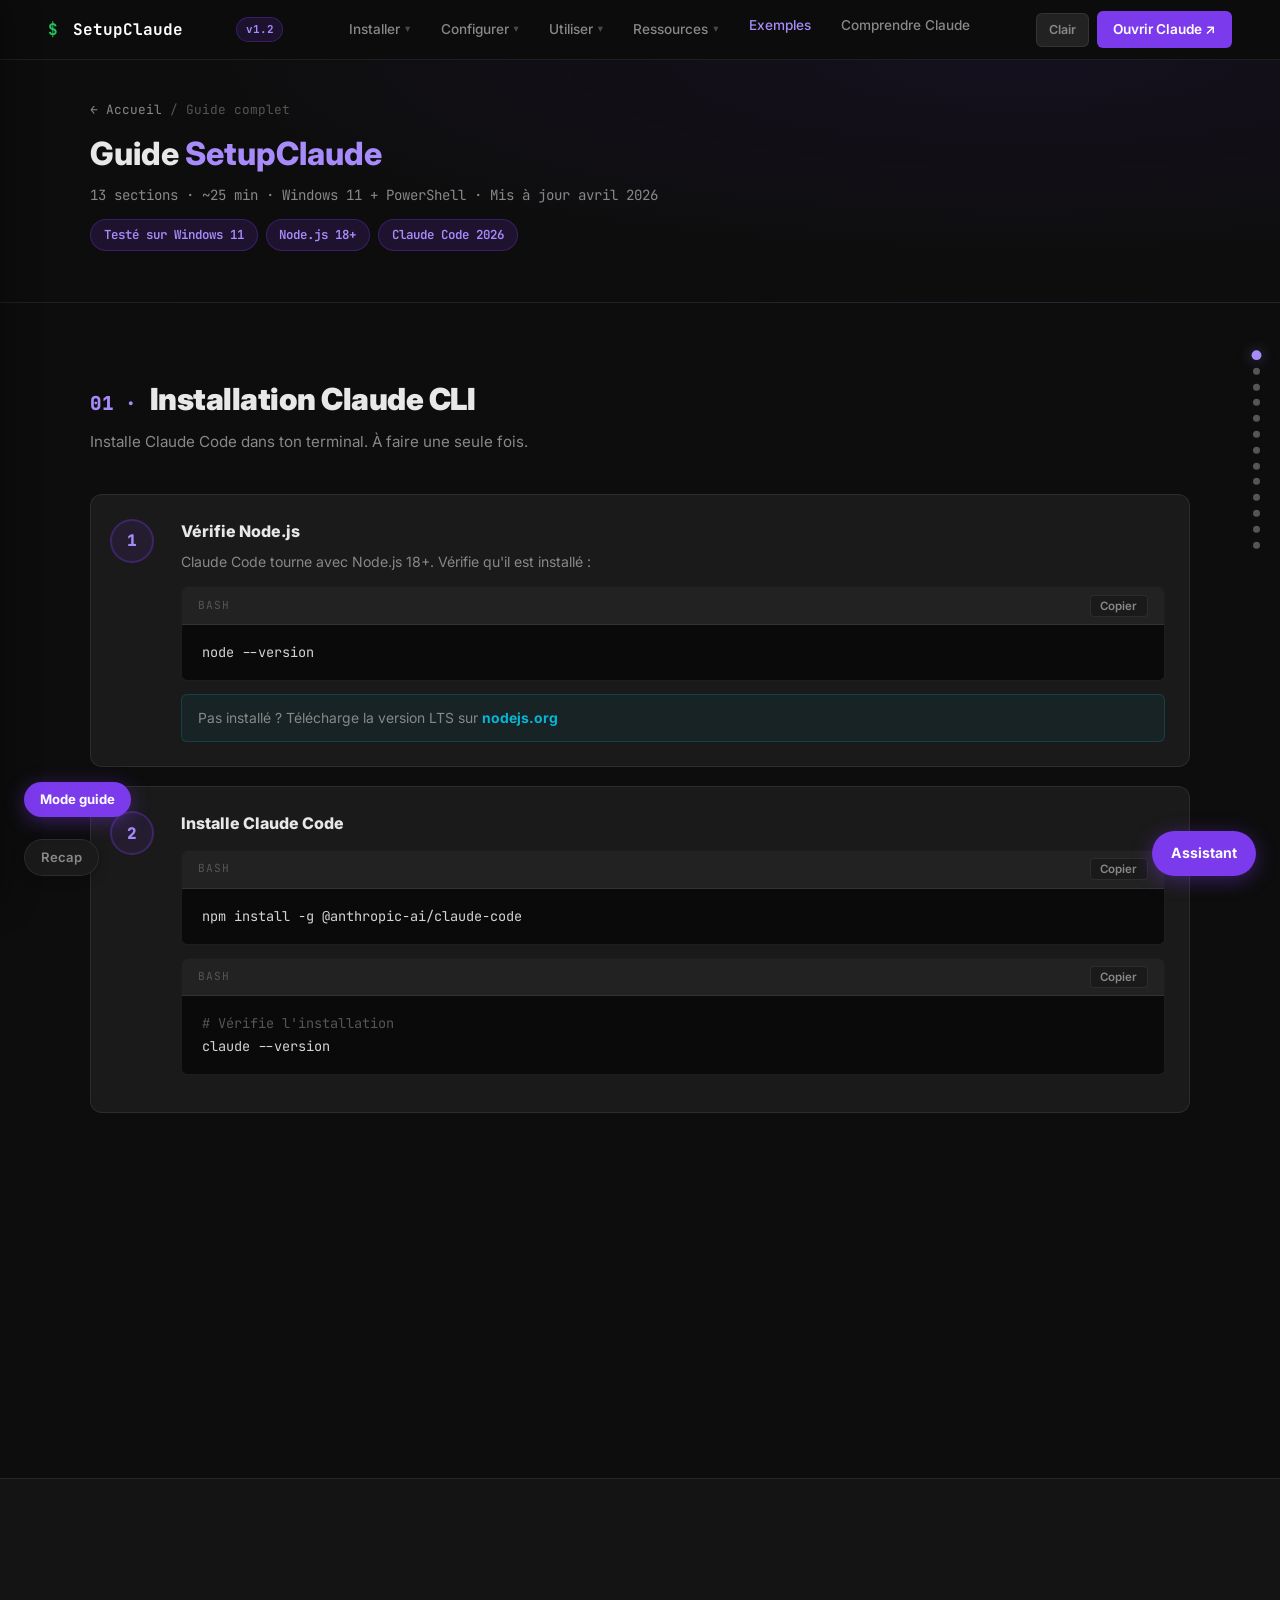
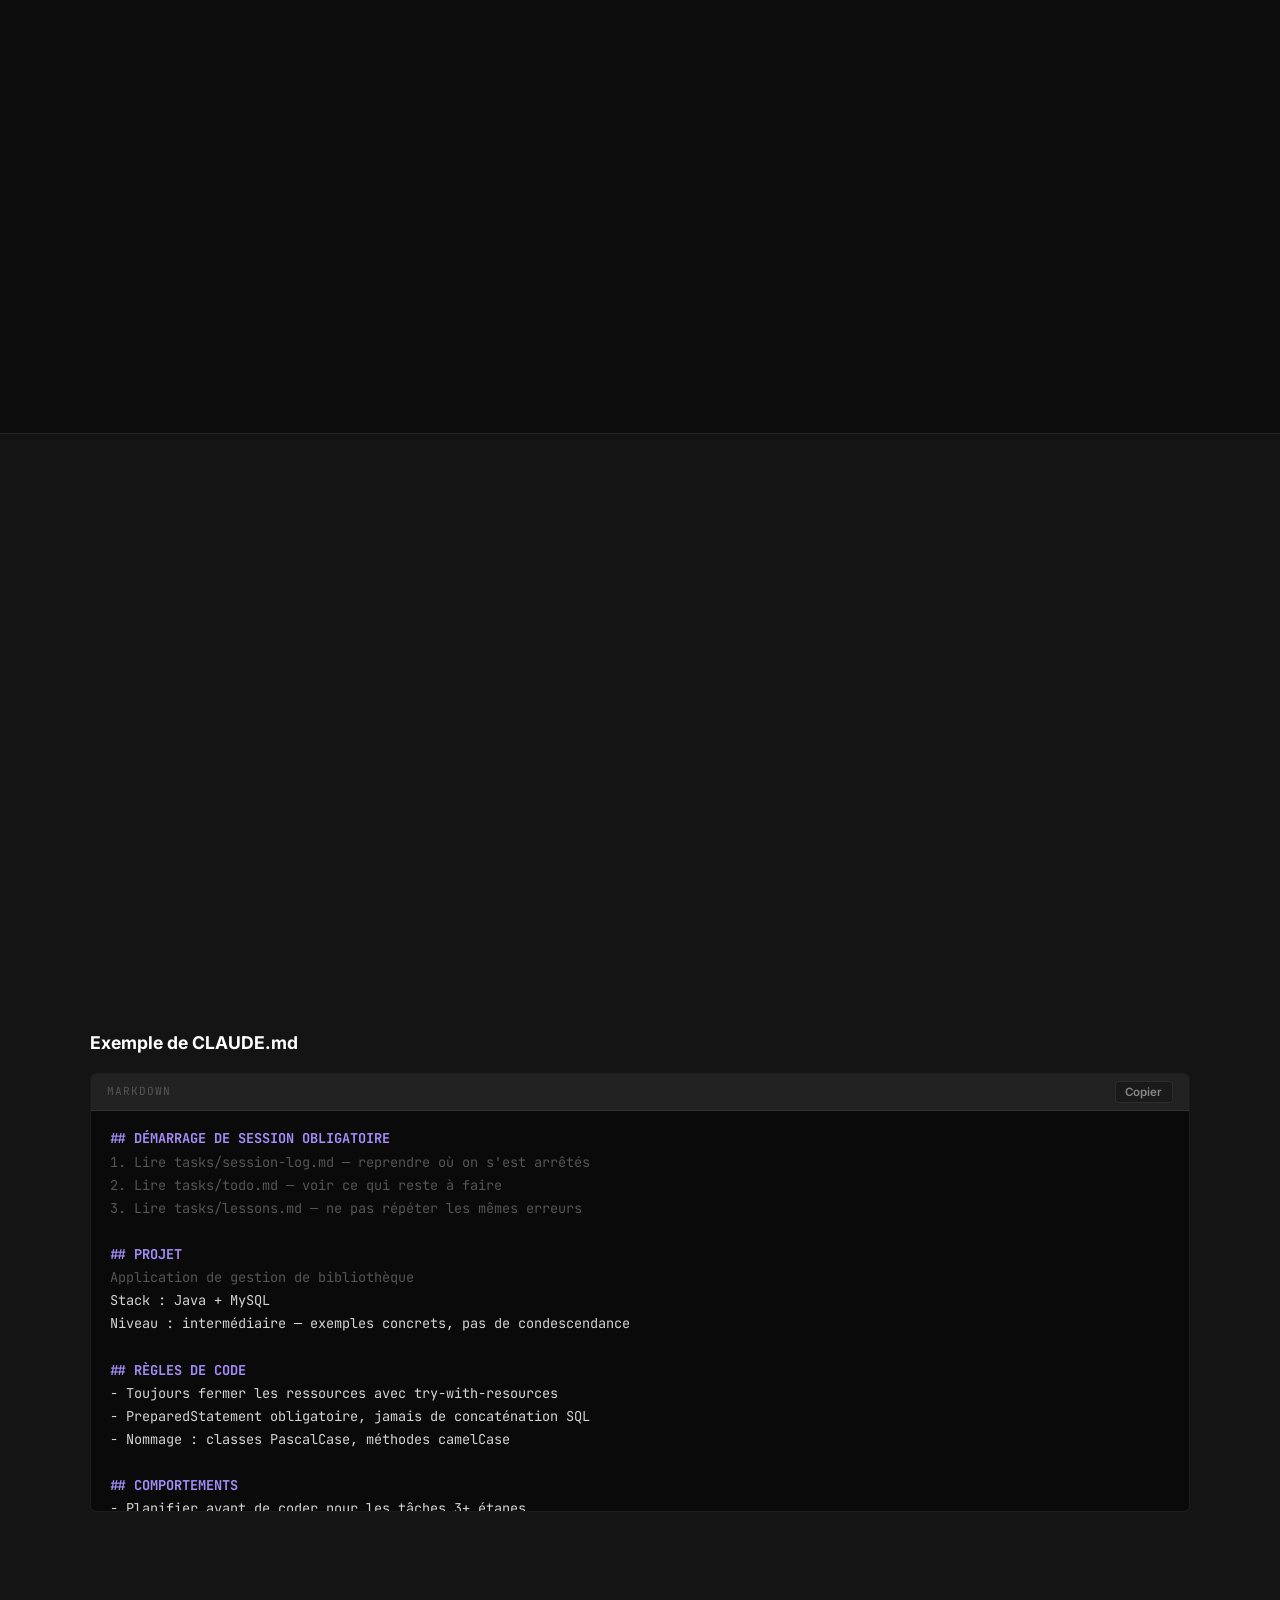
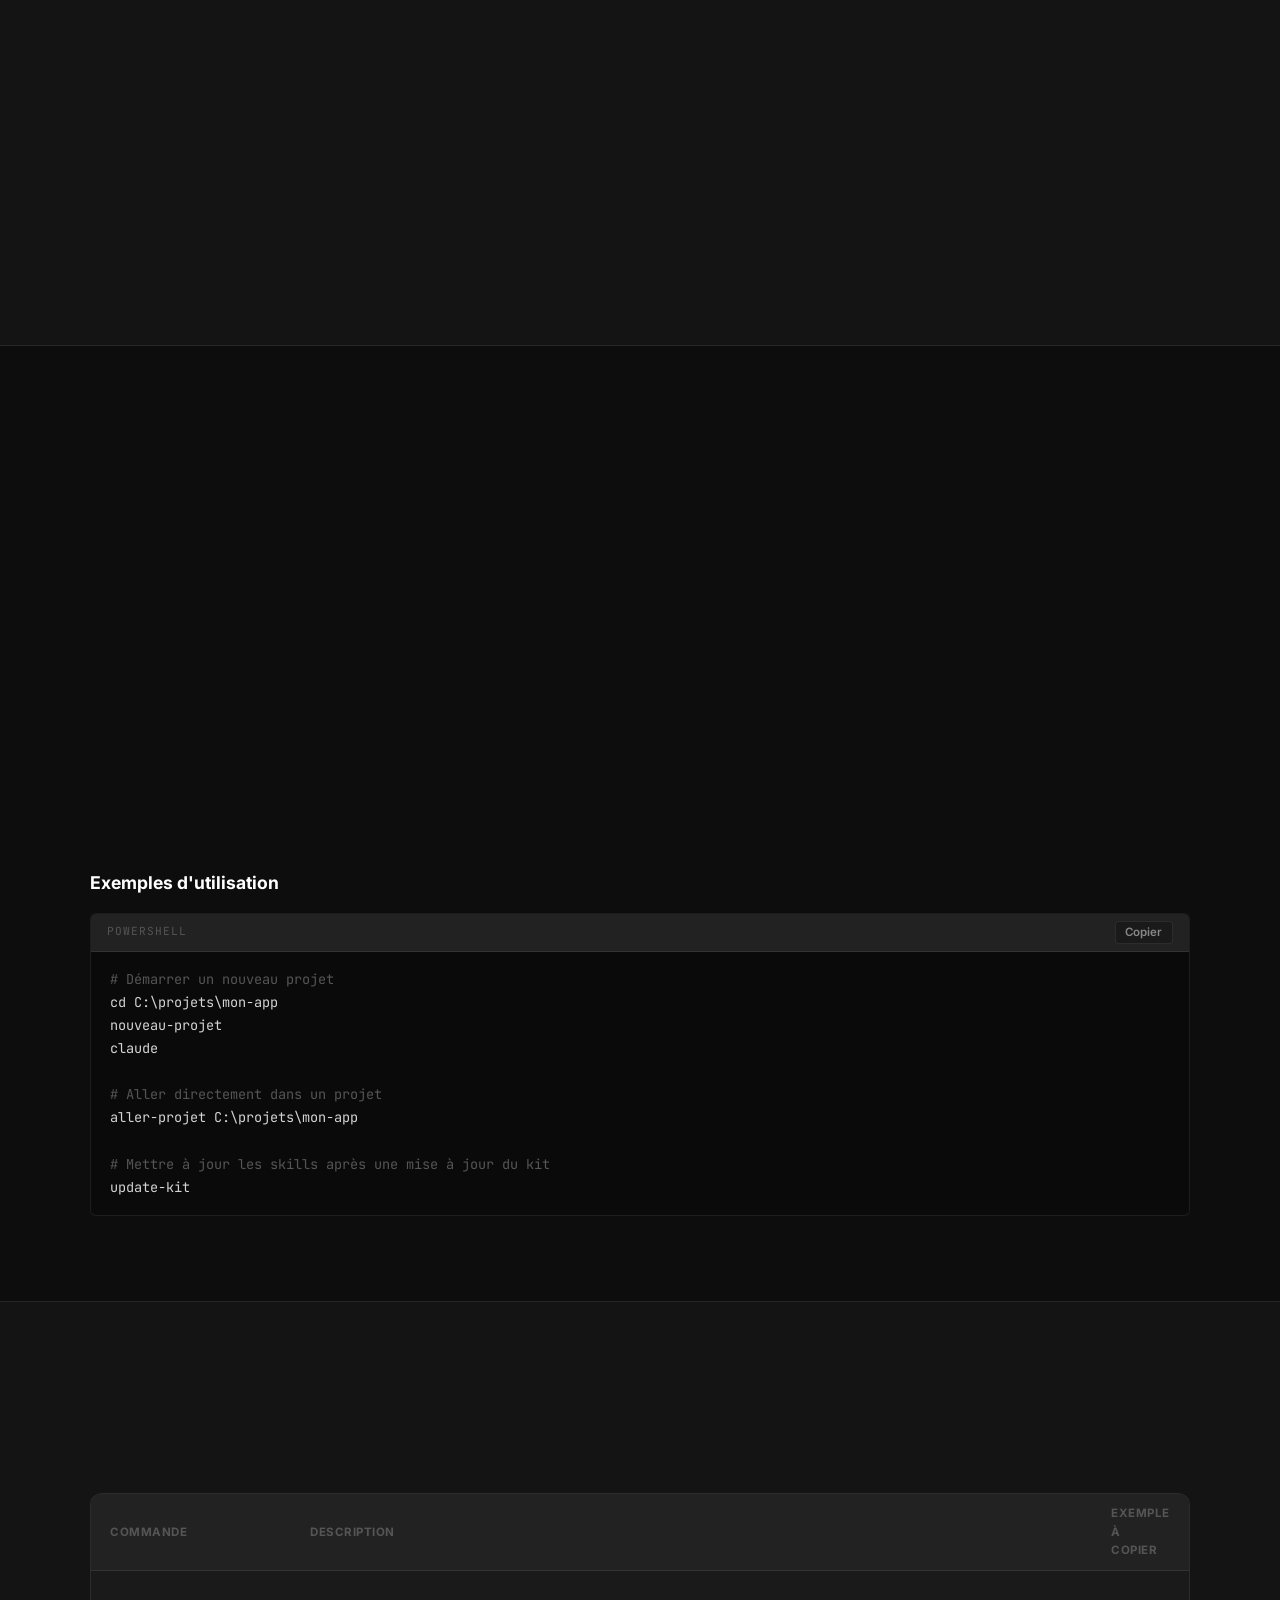
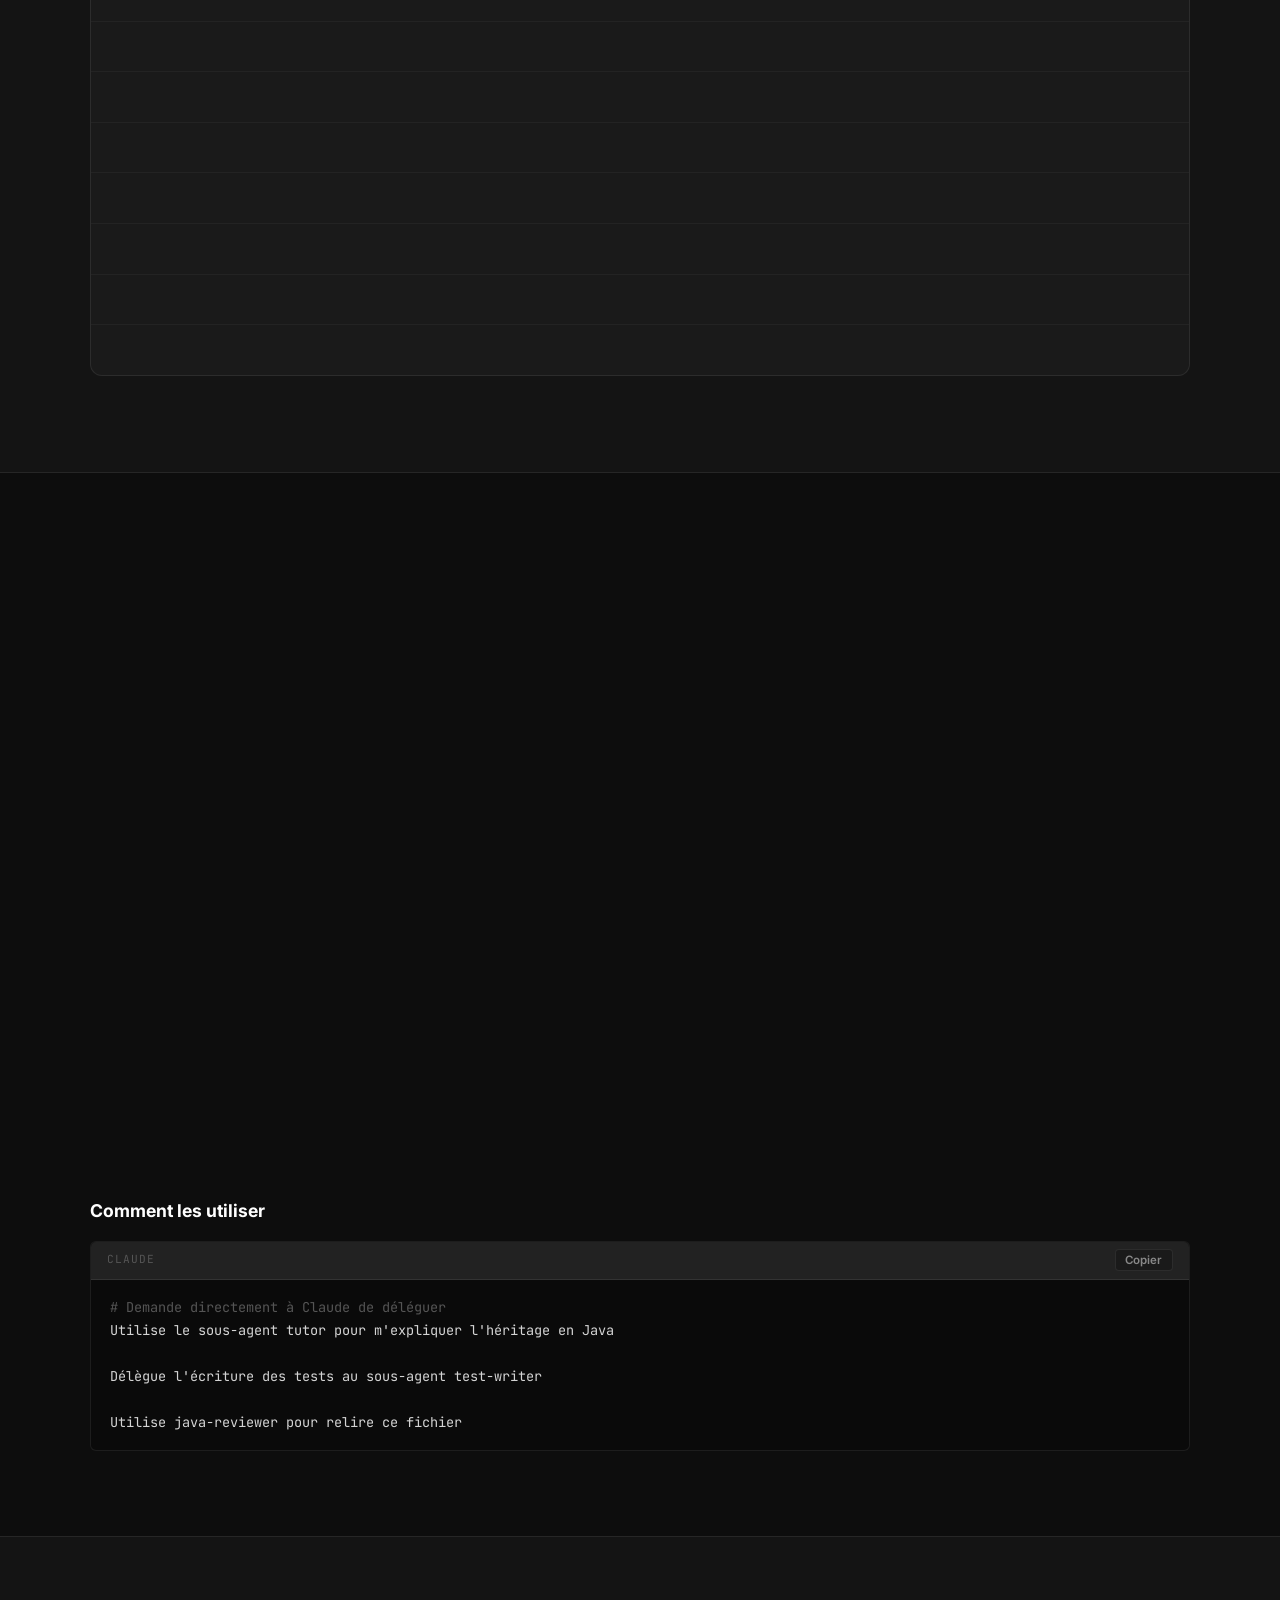
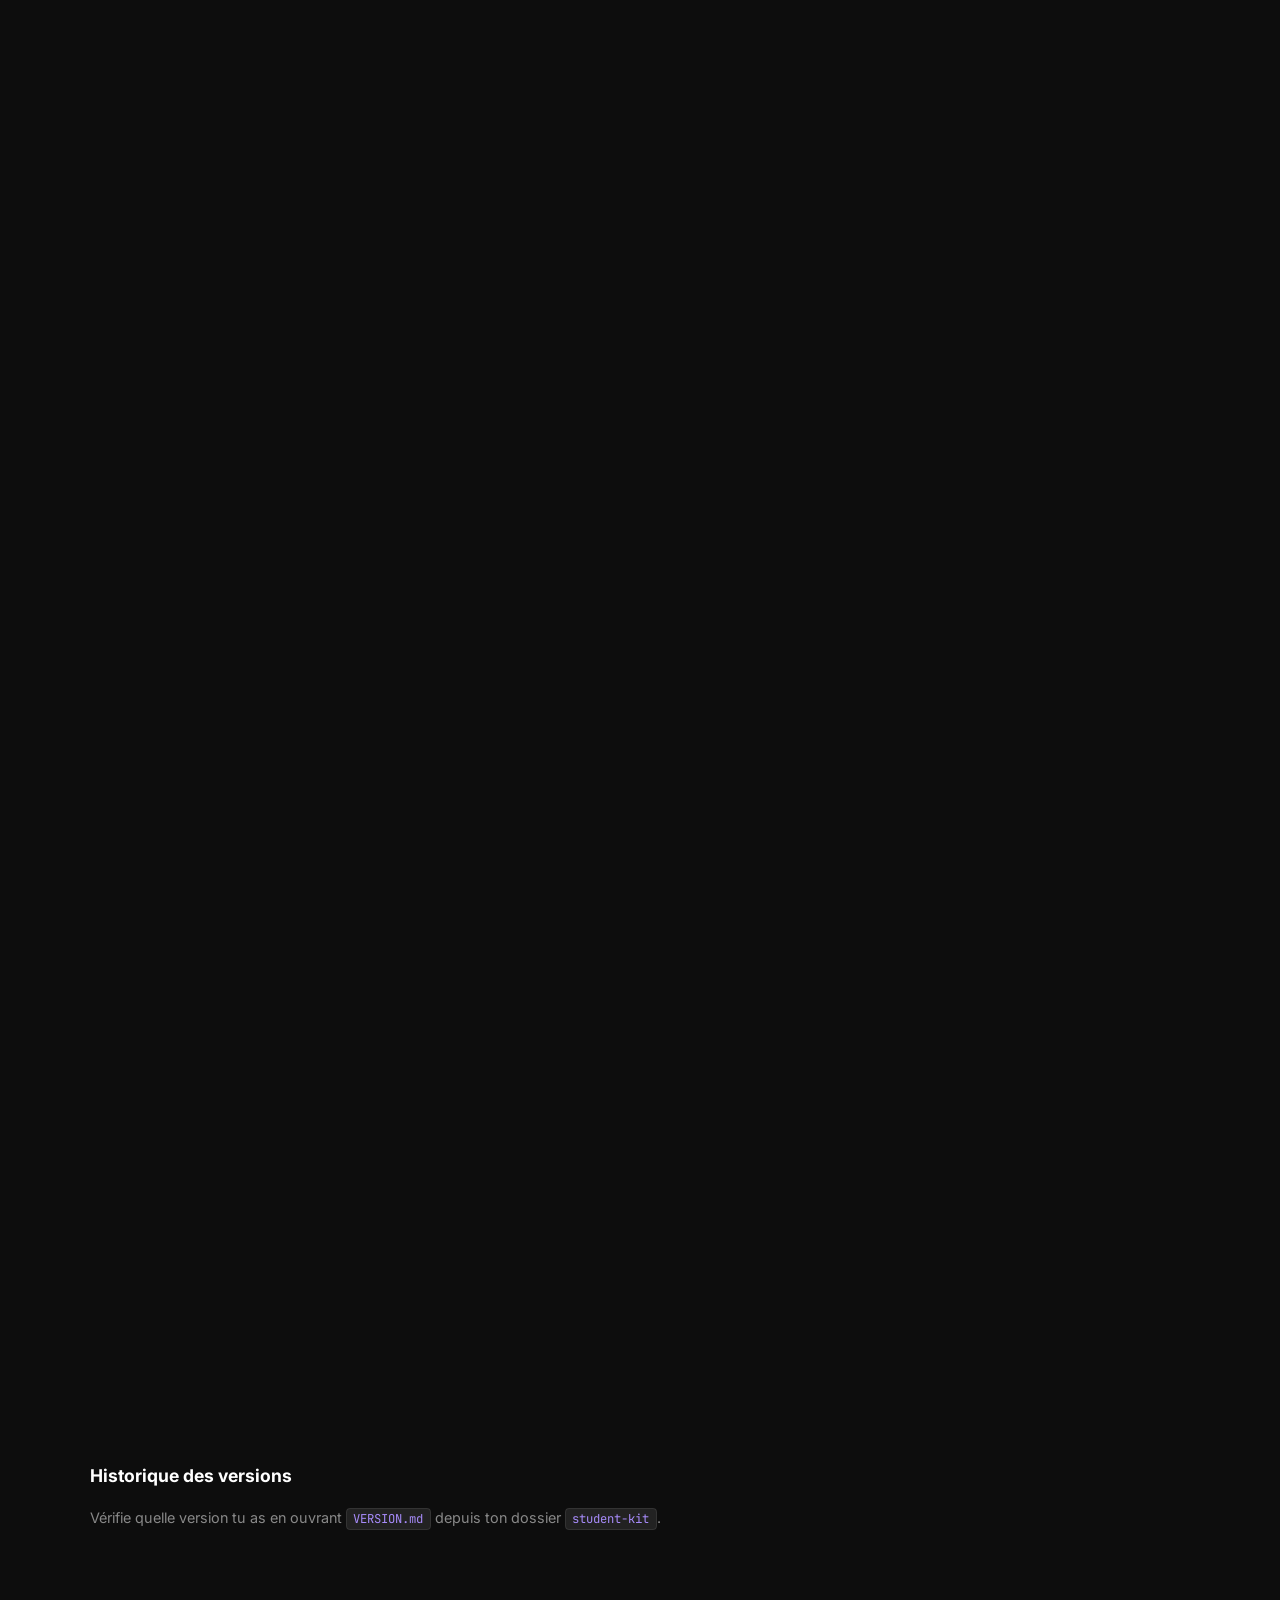
<file: guide.html>
<!DOCTYPE html>
<html lang="fr" data-theme="dark">
<head>
  <meta charset="UTF-8" />
  <meta name="viewport" content="width=device-width, initial-scale=1.0" />
  <title>SetupClaude · Guide complet</title>
  <meta name="description" content="13 sections · 25 min · Installation, configuration, skills, sous-agents, workflow complet pour Claude Code." />
  <meta property="og:title" content="SetupClaude · Guide complet" />
  <meta property="og:description" content="13 sections pour maîtriser Claude Code : installation, CLAUDE.md, skills, sous-agents, workflow." />
  <meta property="og:image" content="https://jibril-filali.github.io/student-kit-claude/og-image.svg" />
  <meta property="og:type" content="website" />
  <meta name="twitter:card" content="summary_large_image" />
  <meta name="twitter:title" content="SetupClaude · Guide complet" />
  <meta name="twitter:description" content="13 sections pour maîtriser Claude Code : installation, CLAUDE.md, skills, sous-agents, workflow." />
  <meta name="twitter:image" content="https://jibril-filali.github.io/student-kit-claude/og-image.svg" />
  <link rel="icon" href="claude-ai-logo-d862.ico" />
  <link rel="manifest" href="manifest.json" />
  <link rel="stylesheet" href="css/style.css" />
  <script>(function(){var t=localStorage.getItem('theme')||'dark';document.documentElement.setAttribute('data-theme',t);})();</script>
</head>
<body>

  <div id="page-loader" aria-hidden="true">
    <div class="loader-logo-txt"><span class="prompt">$</span> SetupClaude</div>
    <div class="loader-bar-wrap"><div class="loader-bar-fill"></div></div>
  </div>

  <div class="scroll-progress" id="scroll-progress"></div>

  <!-- NAVBAR -->
  <nav class="navbar">
    <a href="index.html" class="navbar-logo"><span class="prompt">$</span> SetupClaude</a>
    <span class="nav-version">v1.2</span>
    <ul class="navbar-links">
      <li class="has-dropdown">
        <a>Installer <span class="nav-arrow">▾</span></a>
        <div class="nav-dropdown">
          <a href="#installation">01 · Claude CLI</a>
          <a href="#kit-installation">02 · Kit global</a>
          <a href="#nouveau-projet">03 · Nouveau projet</a>
        </div>
      </li>
      <li class="has-dropdown">
        <a>Configurer <span class="nav-arrow">▾</span></a>
        <div class="nav-dropdown">
          <a href="#claudemd">04 · CLAUDE.md</a>
          <a href="#commandes-ps">05 · Commandes PS</a>
        </div>
      </li>
      <li class="has-dropdown">
        <a>Utiliser <span class="nav-arrow">▾</span></a>
        <div class="nav-dropdown">
          <a href="#skills">06 · Skills</a>
          <a href="#sous-agents">07 · Sous-agents</a>
          <a href="#raccourcis">08 · Raccourcis</a>
          <a href="#workflow">09 · Workflow</a>
        </div>
      </li>
      <li class="has-dropdown">
        <a>Ressources <span class="nav-arrow">▾</span></a>
        <div class="nav-dropdown">
          <a href="#prompts">10 · Prompts</a>
          <a href="#telechargements">11 · Téléchargements</a>
          <a href="#troubleshooting">12 · Problèmes</a>
          <a href="#mise-a-jour">13 · Mise à jour</a>
          <a href="faq.html">FAQ</a>
        </div>
      </li>
      <li><a href="examples.html" style="color:var(--accent-light)">Exemples</a></li>
      <li><a href="claude.html">Comprendre Claude</a></li>
    </ul>
    <div class="navbar-right">
      <button class="navbar-burger" onclick="toggleMobileNav()" aria-label="Menu"><span></span><span></span><span></span></button>
      <button class="theme-toggle" id="theme-toggle" onclick="toggleTheme()">Clair</button>
      <a href="https://claude.ai" target="_blank" class="btn-nav">Ouvrir Claude ↗</a>
    </div>
  </nav>

  <!-- GUIDE HEADER -->
  <div class="guide-header">
    <div class="container">
      <div class="guide-breadcrumb"><a href="index.html">← Accueil</a> / Guide complet</div>
      <h1 class="guide-title">Guide <span class="accent">SetupClaude</span></h1>
      <p class="guide-sub">13 sections · ~25 min · Windows 11 + PowerShell · Mis à jour avril 2026</p>
      <div class="hero-badges" style="margin-top:0.75rem">
        <span class="hero-badge">Testé sur Windows 11</span>
        <span class="hero-badge">Node.js 18+</span>
        <span class="hero-badge">Claude Code 2026</span>
      </div>
    </div>
  </div>


  <!-- ══════════════════════════════════════════
       01 — INSTALLATION CLAUDE CLI
  ══════════════════════════════════════════ -->
  <section class="section" id="installation">
    <div class="container">
      <div class="section-header">
        <h2 class="section-title"><span class="section-num">01 ·</span> Installation Claude CLI</h2>
        <p class="section-sub">Installe Claude Code dans ton terminal. À faire une seule fois.</p>
      </div>

      <div class="steps">
        <div class="step-card">
          <div class="step-num">1</div>
          <div class="step-content">
            <h3>Vérifie Node.js</h3>
            <p>Claude Code tourne avec Node.js 18+. Vérifie qu'il est installé :</p>
            <div class="code-block">
              <div class="code-bar"><span class="code-lang">bash</span><button class="btn-copy" onclick="copier(this, 'node --version')">Copier</button></div>
              <pre><code>node --version</code></pre>
            </div>
            <div class="info-box">Pas installé ? Télécharge la version LTS sur <strong>nodejs.org</strong></div>
          </div>
        </div>

        <div class="step-card">
          <div class="step-num">2</div>
          <div class="step-content">
            <h3>Installe Claude Code</h3>
            <div class="code-block">
              <div class="code-bar"><span class="code-lang">bash</span><button class="btn-copy" onclick="copier(this, 'npm install -g @anthropic-ai/claude-code')">Copier</button></div>
              <pre><code>npm install -g @anthropic-ai/claude-code</code></pre>
            </div>
            <div class="code-block">
              <div class="code-bar"><span class="code-lang">bash</span><button class="btn-copy" onclick="copier(this, 'claude --version')">Copier</button></div>
              <pre><code><span class="t-comment"># Vérifie l'installation</span>
claude --version</code></pre>
            </div>
          </div>
        </div>

        <div class="step-card">
          <div class="step-num">3</div>
          <div class="step-content">
            <h3>Connecte ton compte</h3>
            <p>Connecte Claude à ton compte Anthropic, une page s'ouvre dans le navigateur.</p>
            <div class="code-block">
              <div class="code-bar"><span class="code-lang">bash</span><button class="btn-copy" onclick="copier(this, 'claude login')">Copier</button></div>
              <pre><code>claude login</code></pre>
            </div>
            <div class="warn-box">Utilise ton compte <strong>claude.ai</strong>. Un abonnement Pro ou une clé API est nécessaire pour une utilisation intensive.</div>
          </div>
        </div>
      </div>
    </div>
  </section>

  <!-- ══════════════════════════════════════════
       02 — INSTALLATION DU KIT
  ══════════════════════════════════════════ -->
  <section class="section section-alt" id="kit-installation">
    <div class="container">
      <div class="section-header">
        <h2 class="section-title"><span class="section-num">02 ·</span> Installation globale du kit</h2>
        <p class="section-sub">Copie le student kit dans ton profil. À faire une seule fois sur ton PC.</p>
      </div>

      <!-- CHECKLIST -->
      <div class="checklist-card">
        <div class="checklist-header">
          <span>Progression</span>
          <span id="checklist-count">0 / 5 étapes</span>
        </div>
        <div class="checklist-bar"><div class="checklist-fill" id="checklist-fill"></div></div>
      </div>

      <div class="steps">
        <div class="step-card">
          <div class="step-num">
            <input type="checkbox" class="step-check" data-step="kit-1" onchange="updateChecklist()" />
          </div>
          <div class="step-content">
            <h3>Étape 1 : Télécharger et extraire le kit</h3>
            <p>Télécharge <code>student-kit.zip</code> depuis la section <a href="#telechargements">Téléchargements</a>, puis extrais-le dans ton dossier Téléchargements.</p>
            <div class="success-box">Tu dois avoir un dossier <code>student-kit\</code> dans tes Téléchargements.</div>
          </div>
        </div>

        <div class="step-card">
          <div class="step-num">
            <input type="checkbox" class="step-check" data-step="kit-2" onchange="updateChecklist()" />
          </div>
          <div class="step-content">
            <h3>Étape 2 : Ouvrir PowerShell</h3>
            <p>Ouvre <strong>PowerShell</strong> (le terminal du PC, pas VS Code). Touche Windows → tape "powershell" → Entrée.</p>
          </div>
        </div>

        <div class="step-card">
          <div class="step-num">
            <input type="checkbox" class="step-check" data-step="kit-3" onchange="updateChecklist()" />
          </div>
          <div class="step-content">
            <h3>Étape 3 : Aller dans le dossier extrait</h3>
            <div class="code-block">
              <div class="code-bar"><span class="code-lang">powershell</span><button class="btn-copy" onclick="copier(this, 'cd $HOME\\Downloads\\student-kit')">Copier</button></div>
              <pre><code>cd $HOME\Downloads\student-kit</code></pre>
            </div>
          </div>
        </div>

        <div class="step-card">
          <div class="step-num">
            <input type="checkbox" class="step-check" data-step="kit-4" onchange="updateChecklist()" />
          </div>
          <div class="step-content">
            <h3>Étape 4 : Copier les fichiers globaux</h3>
            <div class="code-block">
              <div class="code-bar"><span class="code-lang">powershell</span><button class="btn-copy" onclick="copier(this, 'mkdir -Force $HOME\\.claude\\skills\nmkdir -Force $HOME\\.claude\\agents\nCopy-Item -Recurse .\\.claude\\skills\\* $HOME\\.claude\\skills\\\nCopy-Item -Recurse .\\.claude\\agents\\* $HOME\\.claude\\agents\\\nCopy-Item .\\.claude\\settings.json $HOME\\.claude\\settings.json\nCopy-Item .\\CLAUDE.md $HOME\\.claude\\CLAUDE.md')">Copier</button></div>
              <pre><code>mkdir -Force $HOME\.claude\skills
mkdir -Force $HOME\.claude\agents
Copy-Item -Recurse .\.claude\skills\* $HOME\.claude\skills\
Copy-Item -Recurse .\.claude\agents\* $HOME\.claude\agents\
Copy-Item .\.claude\settings.json $HOME\.claude\settings.json
Copy-Item .\CLAUDE.md $HOME\.claude\CLAUDE.md</code></pre>
            </div>
          </div>
        </div>

        <div class="step-card" id="step-profil-ps">
          <div class="step-num">
            <input type="checkbox" class="step-check" data-step="kit-5" onchange="updateChecklist()" />
          </div>
          <div class="step-content">
            <h3>Étape 5 : Installer le profil PowerShell</h3>
            <p>Télécharge <code>claude-profile.ps1</code>, puis :</p>
            <div class="code-block">
              <div class="code-bar"><span class="code-lang">powershell</span><button class="btn-copy" onclick="copier(this, 'New-Item -Path $PROFILE -ItemType File -Force\nnotepad $PROFILE')">Copier</button></div>
              <pre><code><span class="t-comment"># Crée et ouvre ton profil PowerShell</span>
New-Item -Path $PROFILE -ItemType File -Force
notepad $PROFILE</code></pre>
            </div>
            <p style="margin-top:0.8rem">Colle le contenu de <code>claude-profile.ps1</code> dans Notepad, fais <kbd>Ctrl+S</kbd>, ferme. Puis recharge :</p>
            <div class="code-block">
              <div class="code-bar"><span class="code-lang">powershell</span><button class="btn-copy" onclick="copier(this, '. $PROFILE')">Copier</button></div>
              <pre><code>. $PROFILE</code></pre>
            </div>
            <div class="success-box">Tu dois voir : <code>Kit Claude chargé. Tape aide-claude pour voir les commandes.</code></div>
          </div>
        </div>

        <div class="step-card" id="step-route-skill">
          <div class="step-num">
            <input type="checkbox" class="step-check" data-step="kit-6" onchange="updateChecklist()" />
          </div>
          <div class="step-content">
            <h3>Étape 6 : Installer la skill /route</h3>
            <p>Télécharge <code>route-SKILL.md</code> depuis la section <a href="#telechargements">Téléchargements</a>, puis :</p>
            <div class="code-block">
              <div class="code-bar"><span class="code-lang">powershell</span><button class="btn-copy" onclick="copier(this, 'mkdir -Force $HOME\\.claude\\skills\\route\nCopy-Item $HOME\\Downloads\\route-SKILL.md $HOME\\.claude\\skills\\route\\SKILL.md')">Copier</button></div>
              <pre><code>mkdir -Force $HOME\.claude\skills\route
Copy-Item $HOME\Downloads\route-SKILL.md $HOME\.claude\skills\route\SKILL.md</code></pre>
            </div>
          </div>
        </div>
      </div>

      <div class="info-box" style="margin-top:1.5rem">
        <strong>Ce que settings.json configure automatiquement :</strong>
        <ul style="margin-top:0.6rem;display:flex;flex-direction:column;gap:0.5rem;padding-left:1rem">
          <li><strong>Securite</strong> — apres chaque fichier cree ou modifie, Claude scanne le contenu pour detecter des secrets en dur (mot de passe, cle API, token, URL MongoDB/JDBC avec identifiants). Si quelque chose est detecte, il t'avertit immediatement.</li>
          <li><strong>Protection .env</strong> — si tu crees un fichier <code>.env</code> et qu'il n'est pas dans <code>.gitignore</code>, Claude t'alerte avant que tu puisses committer tes secrets.</li>
          <li><strong>Demarrage automatique</strong> — a chaque nouvelle session, Claude cree <code>tasks/session-log.md</code>, <code>tasks/todo.md</code> et <code>tasks/lessons.md</code> s'ils n'existent pas encore, et injecte leur contenu dans le contexte pour repartir exactement ou tu en etais.</li>
          <li><strong>CLAUDE.md auto</strong> — si le projet n'a pas encore de <code>CLAUDE.md</code>, Claude en cree un avec les sections PROJET / STACK / COMMANDES / ARCHITECTURE / NOTES a remplir.</li>
          <li><strong>Rappel de cloture</strong> — a la fin de chaque session, Claude te rappelle de mettre a jour <code>session-log.md</code> et <code>todo.md</code> pour ne rien perdre.</li>
          <li><strong>Permissions pre-autorisees</strong> — <code>npm run build/test/lint</code>, <code>git status/diff/add/commit/push/pull</code> s'executent sans demande de confirmation.</li>
        </ul>
      </div>
    </div>
  </section>

  <!-- ══════════════════════════════════════════
       03 — NOUVEAU PROJET
  ══════════════════════════════════════════ -->
  <section class="section" id="nouveau-projet">
    <div class="container">
      <div class="section-header">
        <h2 class="section-title"><span class="section-num">03 ·</span> Nouveau projet</h2>
        <p class="section-sub">À faire à chaque nouveau projet. Prend 30 secondes.</p>
      </div>

      <div class="steps">
        <div class="step-card">
          <div class="step-num">1</div>
          <div class="step-content">
            <h3>Aller dans ton projet</h3>
            <div class="code-block">
              <div class="code-bar"><span class="code-lang">powershell</span><button class="btn-copy" onclick="copier(this, 'cd C:\\chemin\\vers\\ton-projet')">Copier</button></div>
              <pre><code>cd C:\chemin\vers\ton-projet</code></pre>
            </div>
          </div>
        </div>

        <div class="step-card">
          <div class="step-num">2</div>
          <div class="step-content">
            <h3>Initialiser le projet</h3>
            <div class="code-block">
              <div class="code-bar"><span class="code-lang">powershell</span><button class="btn-copy" onclick="copier(this, 'nouveau-projet')">Copier</button></div>
              <pre><code>nouveau-projet</code></pre>
            </div>
            <p>Copie <code>CLAUDE.md</code> et <code>tasks\</code> dans le projet actuel.</p>
          </div>
        </div>

        <div class="step-card">
          <div class="step-num">3</div>
          <div class="step-content">
            <h3>Configurer le CLAUDE.md du projet</h3>
            <p>Ouvre <code>CLAUDE.md</code> et remplis la section <strong>PROJET</strong> avec le nom et la description de ton application. Le reste (workflow, règles Java, SQL, MongoDB) est déjà prérempli.</p>
            <div class="code-block">
              <div class="code-bar"><span class="code-lang">powershell</span><button class="btn-copy" onclick="copier(this, 'notepad CLAUDE.md')">Copier</button></div>
              <pre><code>notepad CLAUDE.md</code></pre>
            </div>
          </div>
        </div>

        <div class="step-card">
          <div class="step-num">4</div>
          <div class="step-content">
            <h3>Lancer Claude</h3>
            <div class="code-block">
              <div class="code-bar"><span class="code-lang">powershell</span><button class="btn-copy" onclick="copier(this, 'claude')">Copier</button></div>
              <pre><code>claude</code></pre>
            </div>
            <div class="success-box">Claude lit automatiquement ton CLAUDE.md et est prêt à travailler.</div>
          </div>
        </div>
      </div>

      <div class="info-box" style="margin-top:1.5rem">
        <strong>Ce que tu obtiens dans chaque projet :</strong>
        <ul style="margin-top:0.6rem;display:flex;flex-direction:column;gap:0.4rem;padding-left:1rem">
          <li><code>CLAUDE.md</code> · mémoire du projet (stack, conventions Java/SQL/MongoDB, workflow). Remplis juste la section <strong>PROJET</strong>.</li>
          <li><code>tasks/todo.md</code> · plan de session — Claude écrit les tâches ici avant de coder</li>
          <li><code>tasks/lessons.md</code> · erreurs apprises — Claude les relit à chaque démarrage pour ne pas les répéter</li>
          <li><code>tasks/session-log.md</code> · journal de sessions — Claude le met à jour automatiquement à chaque ouverture</li>
        </ul>
        <div style="margin-top:0.8rem;padding-top:0.8rem;border-top:1px solid var(--border)">
          <strong>Automatique au démarrage :</strong> quand tu tapes <code>claude</code>, le hook SessionStart injecte automatiquement le contenu de <code>session-log.md</code> et <code>todo.md</code> dans le contexte. Claude sait exactement où tu en étais — sans que tu aies à réexpliquer.
        </div>
      </div>
    </div>
  </section>

  <!-- ══════════════════════════════════════════
       04 — CLAUDE.MD
  ══════════════════════════════════════════ -->
  <section class="section section-alt" id="claudemd">
    <div class="container">
      <div class="section-header">
        <h2 class="section-title"><span class="section-num">04 ·</span> Le fichier CLAUDE.md</h2>
        <p class="section-sub">La mémoire persistante de Claude. Il le relit à chaque session.</p>
      </div>

      <div class="two-col">
        <div>
          <h3 class="sub-title">C'est quoi ?</h3>
          <p>CLAUDE.md est un fichier Markdown que tu places à la racine de ton projet. Claude le lit automatiquement au démarrage, pas besoin de ré-expliquer le contexte à chaque fois.</p>
          <br>
          <ul class="feature-list">
            <li><span class="check">✓</span> Stack et objectifs du projet</li>
            <li><span class="check">✓</span> Règles de code (conventions, style)</li>
            <li><span class="check">✓</span> Comportements à éviter</li>
            <li><span class="check">✓</span> Leçons apprises (éviter de répéter les erreurs)</li>
          </ul>
          <div class="info-box" style="margin-top:1.5rem">Plus ton CLAUDE.md est précis, moins tu réexpliquer le contexte.</div>
        </div>
        <div>
          <h3 class="sub-title">Où le mettre ?</h3>
          <div class="file-tree">
            <div class="ft-item ft-folder">$HOME\.claude\</div>
            <div class="ft-item ft-file ft-indent"><span class="ft-highlight">CLAUDE.md</span> <span class="ft-badge ft-badge-global">global</span></div>
            <br>
            <div class="ft-item ft-folder">mon-projet\</div>
            <div class="ft-item ft-file ft-indent"><span class="ft-highlight">CLAUDE.md</span> <span class="ft-badge">projet</span></div>
            <div class="ft-item ft-file ft-indent">package.json</div>
            <div class="ft-item ft-folder ft-indent">src\</div>
          </div>
          <div class="info-box" style="margin-top:1rem">
            <strong>Global</strong> → tes préférences perso, s'applique partout.<br>
            <strong>Projet</strong> → spécificités de la codebase.
          </div>
        </div>
      </div>

      <h3 class="sub-title" style="margin-top:3rem">Exemple de CLAUDE.md</h3>
      <div class="code-block code-tall">
        <div class="code-bar">
          <span class="code-lang">markdown</span>
          <button class="btn-copy" onclick="copierBloc(this, 'claudemd-example')">Copier</button>
        </div>
        <pre id="claudemd-example"><code><span class="t-key">## DÉMARRAGE DE SESSION OBLIGATOIRE</span>
<span class="t-comment">1. Lire tasks/session-log.md — reprendre où on s'est arrêtés</span>
<span class="t-comment">2. Lire tasks/todo.md — voir ce qui reste à faire</span>
<span class="t-comment">3. Lire tasks/lessons.md — ne pas répéter les mêmes erreurs</span>

<span class="t-key">## PROJET</span>
<span class="t-comment">Application de gestion de bibliothèque</span>
Stack : Java + MySQL
Niveau : intermédiaire — exemples concrets, pas de condescendance

<span class="t-key">## RÈGLES DE CODE</span>
- Toujours fermer les ressources avec try-with-resources
- PreparedStatement obligatoire, jamais de concaténation SQL
- Nommage : classes PascalCase, méthodes camelCase

<span class="t-key">## COMPORTEMENTS</span>
- Planifier avant de coder pour les tâches 3+ étapes
- Corriger les bugs directement sans demander confirmation
- Réponses courtes et directes

<span class="t-key">## CLÔTURE DE SESSION OBLIGATOIRE</span>
<span class="t-comment">1. Écrire dans tasks/session-log.md ce qui a été fait</span>
<span class="t-comment">2. Mettre à jour tasks/todo.md avec ce qui reste</span>

<span class="t-key">## APPRENTISSAGES</span>
<span class="t-comment"># [date] | problème | règle pour éviter</span>
- 2026-01-15 | connexion non fermée | toujours try-with-resources</code></pre>
      </div>

      <div class="tips-grid">
        <div class="tip-card"><h4>Sois précis</h4><p>Vague = réponses vagues. Détaille le contexte.</p></div>
        <div class="tip-card"><h4>Mets à jour</h4><p>Ajoute tes leçons après chaque bug corrigé.</p></div>
        <div class="tip-card"><h4>Global vs Projet</h4><p>Global pour tes préfs perso, projet pour la codebase.</p></div>
        <div class="tip-card"><h4>Pas de secrets</h4><p>Jamais de tokens ou mots de passe dans CLAUDE.md.</p></div>
      </div>

      <div class="claudemd-dl-card">
        <div class="claudemd-dl-left">
          <div>
            <div class="claudemd-dl-title">Mon CLAUDE.md étudiant</div>
            <div class="claudemd-dl-desc">Le vrai fichier que j'utilise : Java, MySQL, MongoDB. Workflow complet avec session-log, sous-agents et leçons auto. Modifie juste la ligne <code>Stack</code> pour l'adapter à ton projet.</div>
          </div>
        </div>
        <div class="claudemd-dl-actions">
          <a href="https://github.com/Jibril-Filali/student-kit-claude/raw/main/downloads/CLAUDE.md" download class="btn btn-primary">⬇ Télécharger CLAUDE.md</a>
          <a href="#telechargements" class="btn btn-ghost">Voir tous les fichiers →</a>
        </div>
      </div>
    </div>
  </section>

  <!-- ══════════════════════════════════════════
       05 — COMMANDES POWERSHELL
  ══════════════════════════════════════════ -->
  <section class="section" id="commandes-ps">
    <div class="container">
      <div class="section-header">
        <h2 class="section-title"><span class="section-num">05 ·</span> Commandes PowerShell</h2>
        <p class="section-sub">Les commandes ajoutées par le profil PowerShell du kit.</p>
      </div>

      <div class="cmd-table-card">
        <table class="cmd-table">
          <thead>
            <tr><th>Commande</th><th>Description</th></tr>
          </thead>
          <tbody>
            <tr>
              <td><code class="cmd-inline">nouveau-projet</code></td>
              <td>Copie <code>CLAUDE.md</code> et <code>tasks\</code> dans le dossier actuel</td>
            </tr>
            <tr>
              <td><code class="cmd-inline">nouveau-projet-vide</code></td>
              <td>Copie uniquement <code>tasks\</code> (sans CLAUDE.md)</td>
            </tr>
            <tr>
              <td><code class="cmd-inline">aller-projet [chemin]</code></td>
              <td>Va dans un projet et lance Claude directement</td>
            </tr>
            <tr>
              <td><code class="cmd-inline">update-kit</code></td>
              <td>Met à jour les skills et agents globaux depuis le kit</td>
            </tr>
            <tr>
              <td><code class="cmd-inline">aide-claude</code></td>
              <td>Affiche toutes les commandes disponibles</td>
            </tr>
          </tbody>
        </table>
      </div>

      <h3 class="sub-title" style="margin-top:2rem">Exemples d'utilisation</h3>
      <div class="code-block">
        <div class="code-bar"><span class="code-lang">powershell</span><button class="btn-copy" onclick="copier(this, 'cd C:\\projets\\mon-app\nnouveau-projet\nclaude')">Copier</button></div>
        <pre><code><span class="t-comment"># Démarrer un nouveau projet</span>
cd C:\projets\mon-app
nouveau-projet
claude

<span class="t-comment"># Aller directement dans un projet</span>
aller-projet C:\projets\mon-app

<span class="t-comment"># Mettre à jour les skills après une mise à jour du kit</span>
update-kit</code></pre>
      </div>
    </div>
  </section>

  <!-- ══════════════════════════════════════════
       06 — SKILLS
  ══════════════════════════════════════════ -->
  <section class="section section-alt" id="skills">
    <div class="container">
      <div class="section-header">
        <h2 class="section-title"><span class="section-num">06 ·</span> Skills disponibles</h2>
        <p class="section-sub">Des slash commands spécialisées, incluses dans le kit. Tape-les directement dans Claude.</p>
      </div>

      <div class="skills-table-card">
        <table class="skills-table">
          <thead>
            <tr><th>Commande</th><th>Description</th><th>Exemple à copier</th></tr>
          </thead>
          <tbody>
            <tr>
              <td class="skill-td-cmd">/route [tâche]</td>
              <td class="skill-td-desc">Savoir si aller dans l'extension VS Code ou le terminal Claude Code</td>
              <td class="skill-td-copy"><button class="btn-copy" onclick="copier(this, '/route créer un composant React')">Copier</button></td>
            </tr>
            <tr>
              <td class="skill-td-cmd">/debug-java</td>
              <td class="skill-td-desc">Corriger une erreur Java : colle le stack trace après la commande</td>
              <td class="skill-td-copy"><button class="btn-copy" onclick="copier(this, '/debug-java NullPointerException at Main.java:42')">Copier</button></td>
            </tr>
            <tr>
              <td class="skill-td-cmd">/explain [concept]</td>
              <td class="skill-td-desc">Comprendre un concept de cours avec analogie, exemple et piège classique</td>
              <td class="skill-td-copy"><button class="btn-copy" onclick="copier(this, '/explain l\'héritage en Java')">Copier</button></td>
            </tr>
            <tr>
              <td class="skill-td-cmd">/sql [question]</td>
              <td class="skill-td-desc">Écrire, corriger ou optimiser une requête MySQL</td>
              <td class="skill-td-copy"><button class="btn-copy" onclick="copier(this, '/sql sélectionner les clients qui ont commandé 3 fois')">Copier</button></td>
            </tr>
            <tr>
              <td class="skill-td-cmd">/mongo [question]</td>
              <td class="skill-td-desc">Aide avec MongoDB : requêtes, agrégations, schémas</td>
              <td class="skill-td-copy"><button class="btn-copy" onclick="copier(this, '/mongo agréger les ventes par mois')">Copier</button></td>
            </tr>
            <tr>
              <td class="skill-td-cmd">/simplify</td>
              <td class="skill-td-desc">Simplifier un bloc de code complexe sans changer son comportement</td>
              <td class="skill-td-copy"><button class="btn-copy" onclick="copier(this, '/simplify')">Copier</button></td>
            </tr>
            <tr>
              <td class="skill-td-cmd">/techdebt</td>
              <td class="skill-td-desc">Analyser la dette technique : identifier ce qui est à refactorer</td>
              <td class="skill-td-copy"><button class="btn-copy" onclick="copier(this, '/techdebt')">Copier</button></td>
            </tr>
            <tr>
              <td class="skill-td-cmd">/commit-push-pr</td>
              <td class="skill-td-desc">Commit propre + push + Pull Request automatique en une commande</td>
              <td class="skill-td-copy"><button class="btn-copy" onclick="copier(this, '/commit-push-pr')">Copier</button></td>
            </tr>
          </tbody>
        </table>
      </div>
    </div>
  </section>

  <!-- ══════════════════════════════════════════
       07 — SOUS-AGENTS
  ══════════════════════════════════════════ -->
  <section class="section" id="sous-agents">
    <div class="container">
      <div class="section-header">
        <h2 class="section-title"><span class="section-num">07 ·</span> Sous-agents disponibles</h2>
        <p class="section-sub">Des assistants spécialisés que Claude peut déléguer automatiquement.</p>
      </div>

      <div class="agents-grid">
        <div class="agent-card">
<div class="agent-info">
            <div class="agent-name">tutor</div>
            <div class="agent-desc">Explique comme un prof : essentiel en une phrase, analogie du quotidien, exemple minimal, piège classique, question de vérification.</div>
          </div>
        </div>
        <div class="agent-card">
<div class="agent-info">
            <div class="agent-name">java-reviewer</div>
            <div class="agent-desc">Relit le code Java comme un senior : bugs, NullPointer, ressources non fermées, sécurité SQL, bonnes pratiques.</div>
          </div>
        </div>
        <div class="agent-card">
<div class="agent-info">
            <div class="agent-name">code-reviewer</div>
            <div class="agent-desc">Revue de code tous langages : bugs, sécurité, performance, lisibilité, tests manquants.</div>
          </div>
        </div>
        <div class="agent-card">
<div class="agent-info">
            <div class="agent-name">test-writer</div>
            <div class="agent-desc">Écrit les tests unitaires : cas nominal, cas limites, cas d'erreur. Vitest ou Jest selon le projet.</div>
          </div>
        </div>
        <div class="agent-card">
<div class="agent-info">
            <div class="agent-name">doc-generator</div>
            <div class="agent-desc">Génère la documentation utile : Javadoc, JSDoc, commentaires. Jamais de documentation évidente.</div>
          </div>
        </div>
      </div>

      <h3 class="sub-title" style="margin-top:2rem">Comment les utiliser</h3>
      <div class="code-block">
        <div class="code-bar"><span class="code-lang">claude</span><button class="btn-copy" onclick="copier(this, 'Utilise le sous-agent tutor pour m\'expliquer l\'héritage en Java')">Copier</button></div>
        <pre><code><span class="t-comment"># Demande directement à Claude de déléguer</span>
Utilise le sous-agent tutor pour m'expliquer l'héritage en Java

Délègue l'écriture des tests au sous-agent test-writer

Utilise java-reviewer pour relire ce fichier</code></pre>
      </div>
    </div>
  </section>

  <!-- ══════════════════════════════════════════
       08 — RACCOURCIS
  ══════════════════════════════════════════ -->
  <section class="section section-alt" id="raccourcis">
    <div class="container">
      <div class="section-header">
        <h2 class="section-title"><span class="section-num">08 ·</span> Raccourcis dans Claude Code</h2>
        <p class="section-sub">Les touches et mots-clés qui font toute la différence.</p>
      </div>

      <div class="raccourcis-grid">
        <div class="raccourci-card raccourci-featured">
          <div class="raccourci-key">Shift + Tab <span class="r-times">× 2</span></div>
          <div class="raccourci-label">Plan Mode</div>
          <div class="raccourci-desc">Active le mode planification. Claude réfléchit à voix haute et te soumet un plan <strong>avant</strong> de toucher le code. Indispensable pour les tâches complexes.</div>
        </div>
        <div class="raccourci-card raccourci-featured">
          <div class="raccourci-key">ultrathink</div>
          <div class="raccourci-label">Réflexion profonde</div>
          <div class="raccourci-desc">Écris <code>ultrathink</code> dans ton message. Force Claude à analyser très profondément avant de répondre. Utile pour les bugs difficiles.</div>
        </div>
        <div class="raccourci-card">
          <div class="raccourci-key">/voice</div>
          <div class="raccourci-label">Mode vocal</div>
          <div class="raccourci-desc">Mode push-to-talk. Maintenir la barre espace pour parler, relâcher pour envoyer.</div>
        </div>
        <div class="raccourci-card">
          <div class="raccourci-key">Ctrl + C</div>
          <div class="raccourci-label">Interrompre</div>
          <div class="raccourci-desc">Arrête une réponse en cours immédiatement.</div>
        </div>
        <div class="raccourci-card">
          <div class="raccourci-key">! commande</div>
          <div class="raccourci-label">Shell direct</div>
          <div class="raccourci-desc">Exécute une commande shell depuis Claude. Ex : <code>! git status</code></div>
        </div>
        <div class="raccourci-card">
          <div class="raccourci-key">Shift + Enter</div>
          <div class="raccourci-label">Saut de ligne</div>
          <div class="raccourci-desc">Nouvelle ligne sans envoyer le message.</div>
        </div>
      </div>
    </div>
  </section>

  <!-- ══════════════════════════════════════════
       09 — WORKFLOW QUOTIDIEN
  ══════════════════════════════════════════ -->
  <section class="section" id="workflow">
    <div class="container">
      <div class="section-header">
        <h2 class="section-title"><span class="section-num">09 ·</span> Workflow quotidien</h2>
        <p class="section-sub">Les bons réflexes à prendre dès maintenant.</p>
      </div>

      <div class="workflow-grid">
        <div class="workflow-block">
          <div class="workflow-title">Chaque jour</div>
          <div class="workflow-steps">
            <div class="wf-step"><span class="wf-num">1</span><span>Ouvrir PowerShell dans ton projet</span></div>
            <div class="wf-step"><span class="wf-num">2</span><span>Taper <code>claude</code> : le kit injecte automatiquement <code>session-log.md</code> + <code>todo.md</code> — Claude sait où tu en es</span></div>
            <div class="wf-step"><span class="wf-num">3</span><span><kbd>Shift+Tab</kbd> × 2 si la tâche est complexe (Plan Mode)</span></div>
            <div class="wf-step"><span class="wf-num">4</span><span>Si Claude fait une erreur → lui dire <code>"ajoute dans tasks/lessons.md"</code></span></div>
          </div>
          <div class="code-block" style="margin-top:1rem">
            <div class="code-bar"><span class="code-lang">powershell</span><button class="btn-copy" onclick="copier(this, 'cd C:\\projets\\mon-app\nclaude')">Copier</button></div>
            <pre><code>cd C:\projets\mon-app
claude</code></pre>
          </div>
        </div>

        <div class="workflow-block">
          <div class="workflow-title">Chaque nouveau projet</div>
          <div class="workflow-steps">
            <div class="wf-step"><span class="wf-num">1</span><span>Aller dans le dossier du projet</span></div>
            <div class="wf-step"><span class="wf-num">2</span><span>Taper <code>nouveau-projet</code></span></div>
            <div class="wf-step"><span class="wf-num">3</span><span>Modifier la ligne <strong>Stack</strong> dans <code>CLAUDE.md</code></span></div>
            <div class="wf-step"><span class="wf-num">4</span><span>Taper <code>claude</code> et commencer</span></div>
          </div>
          <div class="code-block" style="margin-top:1rem">
            <div class="code-bar"><span class="code-lang">powershell</span><button class="btn-copy" onclick="copier(this, 'cd C:\\projets\\nouveau-projet\nnouveau-projet\nnotepad CLAUDE.md\nclaude')">Copier</button></div>
            <pre><code>cd C:\projets\nouveau-projet
nouveau-projet
notepad CLAUDE.md
claude</code></pre>
          </div>
        </div>
      </div>

      <div class="info-box" style="margin-top:2rem">
        <strong>Le cercle vertueux :</strong> Claude lit les leçons → fait moins d'erreurs → tu ajoutes de nouvelles leçons → Claude s'améliore encore. Le fichier <code>tasks/lessons.md</code> est ta mémoire partagée avec lui.
      </div>
    </div>
  </section>

  <!-- ══════════════════════════════════════════
       10 — PROMPTS
  ══════════════════════════════════════════ -->
  <section class="section section-alt" id="prompts">
    <div class="container">
      <div class="section-header">
        <h2 class="section-title"><span class="section-num">10 ·</span> Exemples de prompts</h2>
        <p class="section-sub">Ce que tu peux demander, clique pour copier.</p>
      </div>

      <div class="prompts-grid">
        <div class="prompt-category">
          <h3>Java</h3>
          <div class="prompt-examples">
            <div class="prompt-card" onclick="copierPrompt(this)"><div class="prompt-text">J'ai une NullPointerException ligne <em>[X]</em>. Lis le stack trace, trouve la cause racine et corrige-la.</div><span class="prompt-copy-hint">cliquer pour copier</span></div>
            <div class="prompt-card" onclick="copierPrompt(this)"><div class="prompt-text">Crée la classe <em>[nom]</em> avec les attributs <em>[liste]</em>. Génère les getters, setters et toString.</div><span class="prompt-copy-hint">cliquer pour copier</span></div>
            <div class="prompt-card" onclick="copierPrompt(this)"><div class="prompt-text">Ce code ne ferme pas la connexion. Réécris-le avec try-with-resources.</div><span class="prompt-copy-hint">cliquer pour copier</span></div>
            <div class="prompt-card" onclick="copierPrompt(this)"><div class="prompt-text">Explique-moi l'héritage en Java avec un exemple concret adapté à mon projet.</div><span class="prompt-copy-hint">cliquer pour copier</span></div>
            <div class="prompt-card" onclick="copierPrompt(this)"><div class="prompt-text">Ce code compile pas : <em>[erreur javac]</em>. Corrige et explique pourquoi.</div><span class="prompt-copy-hint">cliquer pour copier</span></div>
          </div>
        </div>

        <div class="prompt-category">
          <h3>MySQL</h3>
          <div class="prompt-examples">
            <div class="prompt-card" onclick="copierPrompt(this)"><div class="prompt-text">Écris une requête JOIN entre <em>[table A]</em> et <em>[table B]</em> pour récupérer <em>[colonnes]</em>. Utilise une PreparedStatement.</div><span class="prompt-copy-hint">cliquer pour copier</span></div>
            <div class="prompt-card" onclick="copierPrompt(this)"><div class="prompt-text">J'ai cette erreur MySQL : <em>[message d'erreur]</em>. Qu'est-ce qui cloche dans ma requête ?</div><span class="prompt-copy-hint">cliquer pour copier</span></div>
            <div class="prompt-card" onclick="copierPrompt(this)"><div class="prompt-text">Crée la table <em>[nom]</em> avec ces colonnes : <em>[liste]</em>. Ajoute les index utiles.</div><span class="prompt-copy-hint">cliquer pour copier</span></div>
            <div class="prompt-card" onclick="copierPrompt(this)"><div class="prompt-text">Explique-moi la différence entre INNER JOIN et LEFT JOIN avec un exemple sur mes tables.</div><span class="prompt-copy-hint">cliquer pour copier</span></div>
          </div>
        </div>

        <div class="prompt-category">
          <h3>MongoDB</h3>
          <div class="prompt-examples">
            <div class="prompt-card" onclick="copierPrompt(this)"><div class="prompt-text">Écris une requête find() pour récupérer <em>[condition]</em> dans la collection <em>[nom]</em>.</div><span class="prompt-copy-hint">cliquer pour copier</span></div>
            <div class="prompt-card" onclick="copierPrompt(this)"><div class="prompt-text">Crée une agrégation MongoDB pour calculer <em>[résultat]</em> groupé par <em>[champ]</em>.</div><span class="prompt-copy-hint">cliquer pour copier</span></div>
            <div class="prompt-card" onclick="copierPrompt(this)"><div class="prompt-text">Regarde ce document MongoDB : <em>[exemple]</em>. Est-ce que le schéma est bien structuré ? Améliore-le.</div><span class="prompt-copy-hint">cliquer pour copier</span></div>
            <div class="prompt-card" onclick="copierPrompt(this)"><div class="prompt-text">Explique-moi la différence entre find() et aggregate() avec un exemple simple.</div><span class="prompt-copy-hint">cliquer pour copier</span></div>
          </div>
        </div>

        <div class="prompt-category">
          <h3>Débogage</h3>
          <div class="prompt-examples">
            <div class="prompt-card" onclick="copierPrompt(this)"><div class="prompt-text">Corrige ce bug : <em>[colle le stack trace]</em></div><span class="prompt-copy-hint">cliquer pour copier</span></div>
            <div class="prompt-card" onclick="copierPrompt(this)"><div class="prompt-text">Lis les logs et trouve la cause racine du problème.</div><span class="prompt-copy-hint">cliquer pour copier</span></div>
            <div class="prompt-card" onclick="copierPrompt(this)"><div class="prompt-text">Pourquoi ce test échoue ? Corrige-le sans changer le comportement.</div><span class="prompt-copy-hint">cliquer pour copier</span></div>
          </div>
        </div>

        <div class="prompt-category">
          <h3>Comprendre le code</h3>
          <div class="prompt-examples">
            <div class="prompt-card" onclick="copierPrompt(this)"><div class="prompt-text">Explique ce que fait cette méthode et pourquoi elle est structurée ainsi.</div><span class="prompt-copy-hint">cliquer pour copier</span></div>
            <div class="prompt-card" onclick="copierPrompt(this)"><div class="prompt-text">Fais une revue de code de mes derniers changements. Signale ce qui peut poser problème.</div><span class="prompt-copy-hint">cliquer pour copier</span></div>
            <div class="prompt-card" onclick="copierPrompt(this)"><div class="prompt-text">Explore le projet et explique l'architecture en 5 lignes.</div><span class="prompt-copy-hint">cliquer pour copier</span></div>
          </div>
        </div>

        <div class="prompt-category">
          <h3>Git</h3>
          <div class="prompt-examples">
            <div class="prompt-card" onclick="copierPrompt(this)"><div class="prompt-text">Crée un commit propre avec un message clair pour ces changements.</div><span class="prompt-copy-hint">cliquer pour copier</span></div>
            <div class="prompt-card" onclick="copierPrompt(this)"><div class="prompt-text">Résume tout ce qui a changé depuis main et crée une PR avec une bonne description.</div><span class="prompt-copy-hint">cliquer pour copier</span></div>
          </div>
        </div>
      </div>

      <div class="best-practices">
        <h3 class="sub-title">Bonnes pratiques</h3>
        <div class="bp-grid">
          <div class="bp-card bp-good">
            <div class="bp-header">A faire</div>
            <ul>
              <li>Donne le contexte : fichier, méthode, erreur</li>
              <li>Demande de planifier avant d'implémenter</li>
              <li>Sois spécifique sur ce que tu attends</li>
              <li>Demande une explication si tu ne comprends pas</li>
            </ul>
          </div>
          <div class="bp-card bp-bad">
            <div class="bp-header">A eviter</div>
            <ul>
              <li>"Améliore mon code" sans préciser quoi</li>
              <li>Coller 500 lignes sans contexte</li>
              <li>Enchaîner 10 demandes sans valider</li>
              <li>Ignorer les warnings de Claude</li>
            </ul>
          </div>
        </div>
      </div>
    </div>
  </section>

  <!-- ══════════════════════════════════════════
       11 — TÉLÉCHARGEMENTS
  ══════════════════════════════════════════ -->
  <section class="section" id="telechargements">
    <div class="container">
      <div class="section-header">
        <h2 class="section-title"><span class="section-num">11 ·</span> Téléchargements</h2>
        <p class="section-sub">Tout est préconfiguré, copie-colle et c'est prêt.</p>
      </div>

      <div class="dl-grid">
        <div class="dl-card dl-card-featured">
          <div class="dl-card-header">
            <div class="dl-badge">Recommandé</div>
          </div>
          <h3>Student Kit</h3>
          <p>Le setup complet pour un étudiant en développement. Contient CLAUDE.md, agents Java, skills SQL/MongoDB et les templates de tâches.</p>
          <div class="dl-contents">
            <div class="dl-content-title">Contenu :</div>
            <ul>
              <li><code>CLAUDE.md</code> · workflow complet (DÉMARRAGE/CLÔTURE, règles Java/SQL/MongoDB). Modifie juste la section PROJET.</li>
              <li><code>agents/</code> · java-reviewer, tutor, code-reviewer, test-writer, doc-generator</li>
              <li><code>skills/</code> · debug-java, explain, sql, mongo, techdebt, commit-push-pr, simplify</li>
              <li><code>tasks/</code> · todo.md + lessons.md + session-log.md</li>
              <li><code>.claude/settings.json</code> · scan de secrets, protection .env, création auto des fichiers tasks/, injection de contexte au démarrage, rappel de clôture, permissions git/java/npm</li>
            </ul>
          </div>
          <div class="dl-install">
            <div class="dl-install-title">Après téléchargement :</div>
            <div class="code-block" style="margin:0.5rem 0">
              <div class="code-bar"><span class="code-lang">powershell</span><button class="btn-copy" onclick="copier(this, 'cd $HOME\\Downloads\\student-kit\nmkdir -Force $HOME\\.claude\\skills\nmkdir -Force $HOME\\.claude\\agents\nCopy-Item -Recurse .\\.claude\\skills\\* $HOME\\.claude\\skills\\\nCopy-Item -Recurse .\\.claude\\agents\\* $HOME\\.claude\\agents\\\nCopy-Item .\\.claude\\settings.json $HOME\\.claude\\settings.json\nCopy-Item .\\CLAUDE.md $HOME\\.claude\\CLAUDE.md')">Copier</button></div>
              <pre><code>cd $HOME\Downloads\student-kit
mkdir -Force $HOME\.claude\skills
mkdir -Force $HOME\.claude\agents
Copy-Item -Recurse .\.claude\skills\* $HOME\.claude\skills\
Copy-Item -Recurse .\.claude\agents\* $HOME\.claude\agents\
Copy-Item .\.claude\settings.json $HOME\.claude\settings.json
Copy-Item .\CLAUDE.md $HOME\.claude\CLAUDE.md</code></pre>
            </div>
          </div>
          <a href="https://github.com/Jibril-Filali/student-kit-claude/raw/main/downloads/student-kit.zip" download class="btn btn-primary dl-btn">⬇ Télécharger le kit complet (.zip)</a>
          <a href="#kit-installation" class="btn-retour" onclick="retourInstallation(event, '#kit-installation')">← Reprendre l'installation</a>
        </div>

        <div class="dl-card">
          <div class="dl-card-header">
          </div>
          <h3>Profil PowerShell</h3>
          <p>Ajoute les commandes <code>nouveau-projet</code>, <code>aide-claude</code> et les raccourcis dans ton terminal Windows.</p>
          <div class="dl-contents">
            <div class="dl-content-title">Ce que ça ajoute :</div>
            <ul>
              <li><span class="dl-file-icon">✓</span> <code>nouveau-projet</code> · init rapide</li>
              <li><span class="dl-file-icon">✓</span> <code>aller-projet</code> · navigation</li>
              <li><span class="dl-file-icon">✓</span> <code>update-kit</code> · mise à jour</li>
              <li><span class="dl-file-icon">✓</span> <code>aide-claude</code> · aide intégrée</li>
            </ul>
          </div>
          <div class="dl-install">
            <div class="dl-install-title">Installation :</div>
            <div class="code-block" style="margin:0.5rem 0">
              <div class="code-bar"><span class="code-lang">powershell</span><button class="btn-copy" onclick="copier(this, 'New-Item -Path $PROFILE -ItemType File -Force\nnotepad $PROFILE')">Copier</button></div>
              <pre><code>New-Item -Path $PROFILE -ItemType File -Force
notepad $PROFILE
<span class="t-comment"># Coller le contenu → Ctrl+S → fermer → . $PROFILE</span></code></pre>
            </div>
          </div>
          <a href="https://github.com/Jibril-Filali/student-kit-claude/raw/main/downloads/claude-profile.ps1" download class="btn btn-ghost dl-btn">⬇ Télécharger claude-profile.ps1</a>
          <a href="#step-profil-ps" class="btn-retour" onclick="retourInstallation(event, '#step-profil-ps')">← Reprendre à l'étape 5</a>
        </div>
      </div>

      <div class="dl-extra-row">
        <div class="dl-card dl-card-small">
          <div class="dl-card-header">
          </div>
          <h3>Skill /route</h3>
          <p>La skill qui aide Claude à savoir s'il faut utiliser l'extension VS Code ou le terminal. À installer une seule fois.</p>
          <div class="dl-install">
            <div class="dl-install-title">Installation :</div>
            <div class="code-block" style="margin:0.5rem 0">
              <div class="code-bar"><span class="code-lang">powershell</span><button class="btn-copy" onclick="copier(this, 'mkdir -Force $HOME\\.claude\\skills\\route\nCopy-Item $HOME\\Downloads\\route-SKILL.md $HOME\\.claude\\skills\\route\\SKILL.md')">Copier</button></div>
              <pre><code>mkdir -Force $HOME\.claude\skills\route
Copy-Item $HOME\Downloads\route-SKILL.md $HOME\.claude\skills\route\SKILL.md</code></pre>
            </div>
          </div>
          <a href="https://github.com/Jibril-Filali/student-kit-claude/raw/main/downloads/route-SKILL.md" download class="btn btn-ghost dl-btn">⬇ Télécharger route-SKILL.md</a>
          <a href="#step-route-skill" class="btn-retour" onclick="retourInstallation(event, '#step-route-skill')">← Reprendre à l'étape 6</a>
        </div>
      </div>

      <div class="info-box" style="margin-top:2rem">
        <strong>Dans le doute</strong>, télécharge les deux, installe le profil PowerShell en premier, puis copie le kit. La section <a href="#kit-installation">02 · Installation du kit</a> détaille chaque étape.
      </div>

      <!-- CHANGELOG -->
      <div style="margin-top:3rem">
        <h3 class="sub-title">Historique des versions</h3>
        <p style="color:var(--text-muted);margin-bottom:1.5rem;font-size:0.9rem">Vérifie quelle version tu as en ouvrant <code>VERSION.md</code> depuis ton dossier <code>student-kit</code>.</p>

        <div class="steps">

          <div class="step-card">
            <div class="step-num" style="background:var(--green);color:#000;font-size:0.8rem;min-width:3.5rem">v1.2</div>
            <div class="step-content">
              <h3>31 mars 2026 <span style="color:var(--text-muted);font-weight:400;font-size:0.85rem">· version actuelle</span></h3>
              <ul style="display:flex;flex-direction:column;gap:0.3rem;padding-left:1rem;margin-top:0.5rem">
                <li>Ajout agents : <code>code-reviewer</code>, <code>test-writer</code>, <code>doc-generator</code></li>
                <li>Ajout skills : <code>techdebt</code>, <code>commit-push-pr</code>, <code>code-simplifier</code></li>
                <li>Correction <code>settings.json</code> manquant dans le zip</li>
                <li>Liens de téléchargement migrés vers GitHub (InfinityFree supprimait les .json)</li>
                <li>Ajout <code>VERSION.md</code> pour identifier la version installée</li>
              </ul>
            </div>
          </div>

          <div class="step-card">
            <div class="step-num" style="font-size:0.8rem;min-width:3.5rem">v1.1</div>
            <div class="step-content">
              <h3>Mars 2026</h3>
              <ul style="display:flex;flex-direction:column;gap:0.3rem;padding-left:1rem;margin-top:0.5rem">
                <li>Ajout skill <code>/route</code> (extension VS Code vs terminal)</li>
                <li>Ajout profil PowerShell avec <code>nouveau-projet</code>, <code>update-kit</code>, <code>aide-claude</code></li>
                <li>Ajout <code>tasks/lessons.md</code> et <code>tasks/todo.md</code> dans le kit</li>
              </ul>
            </div>
          </div>

          <div class="step-card">
            <div class="step-num" style="font-size:0.8rem;min-width:3.5rem">v1.0</div>
            <div class="step-content">
              <h3>Fevrier 2026 · premiere version</h3>
              <ul style="display:flex;flex-direction:column;gap:0.3rem;padding-left:1rem;margin-top:0.5rem">
                <li>Kit de base : <code>CLAUDE.md</code>, agents <code>tutor</code> et <code>java-reviewer</code></li>
                <li>Skills : <code>debug-java</code>, <code>explain</code>, <code>sql</code>, <code>mongo</code></li>
                <li>Premiere version du site SetupClaude</li>
              </ul>
            </div>
          </div>

        </div>
      </div>

    </div>
  </section>

  <!-- ══════════════════════════════════════════
       12 — TROUBLESHOOTING
  ══════════════════════════════════════════ -->
  <section class="section section-alt" id="troubleshooting">
    <div class="container">
      <div class="section-header">
        <h2 class="section-title"><span class="section-num">12 ·</span> Ça marche pas ?</h2>
        <p class="section-sub">Les erreurs les plus courantes et comment les régler en 2 minutes.</p>
      </div>

      <div class="steps">

        <div class="step-card">
          <div class="step-num">!</div>
          <div class="step-content">
            <h3>node: command not found / 'node' n'est pas reconnu</h3>
            <p>Node.js n'est pas installé ou pas dans le PATH.</p>
            <div class="code-block">
              <div class="code-bar"><span class="code-lang">bash</span><button class="btn-copy" onclick="copier(this, 'node --version')">Copier</button></div>
              <pre><code><span class="t-comment"># Vérifie si Node est installé</span>
node --version
<span class="t-comment"># Si erreur → télécharge Node.js LTS sur nodejs.org</span></code></pre>
            </div>
          </div>
        </div>

        <div class="step-card">
          <div class="step-num">!</div>
          <div class="step-content">
            <h3>npm ERR! permission denied / EACCES</h3>
            <p>Problème de permissions lors de l'installation globale. Sur Windows, ouvre PowerShell en <strong>administrateur</strong>.</p>
            <div class="code-block">
              <div class="code-bar"><span class="code-lang">powershell</span><button class="btn-copy" onclick="copier(this, 'npm install -g @anthropic-ai/claude-code --force')">Copier</button></div>
              <pre><code><span class="t-comment"># Dans PowerShell en admin :</span>
npm install -g @anthropic-ai/claude-code --force</code></pre>
            </div>
          </div>
        </div>

        <div class="step-card">
          <div class="step-num">!</div>
          <div class="step-content">
            <h3>'claude' n'est pas reconnu comme commande</h3>
            <p>Claude Code est installé mais pas dans le PATH. Ferme et réouvre PowerShell. Si ça persiste :</p>
            <div class="code-block">
              <div class="code-bar"><span class="code-lang">powershell</span><button class="btn-copy" onclick="copier(this, '$env:PATH += \";\" + (npm root -g) + \"\\..\\bin\"\nnpx claude --version')">Copier</button></div>
              <pre><code><span class="t-comment"># Ajoute npm global au PATH temporairement</span>
$env:PATH += ";" + (npm root -g) + "\..\bin"
npx claude --version</code></pre>
            </div>
          </div>
        </div>

        <div class="step-card">
          <div class="step-num">!</div>
          <div class="step-content">
            <h3>PowerShell : "l'exécution de scripts est désactivée"</h3>
            <p>La politique d'exécution PowerShell bloque les scripts (.ps1). À faire une seule fois :</p>
            <div class="code-block">
              <div class="code-bar"><span class="code-lang">powershell</span><button class="btn-copy" onclick="copier(this, 'Set-ExecutionPolicy -ExecutionPolicy RemoteSigned -Scope CurrentUser')">Copier</button></div>
              <pre><code><span class="t-comment"># Dans PowerShell en admin :</span>
Set-ExecutionPolicy -ExecutionPolicy RemoteSigned -Scope CurrentUser</code></pre>
            </div>
            <div class="success-box">Réponds <code>O</code> (Oui) quand PowerShell te demande confirmation.</div>
          </div>
        </div>

        <div class="step-card">
          <div class="step-num">!</div>
          <div class="step-content">
            <h3>Erreur 401 : Clé API invalide dans le terminal IA</h3>
            <p>Ta clé API est expirée ou incorrecte. Tape <code>/reset</code> dans le terminal IA du site pour en entrer une nouvelle, ou régénère-en une sur :</p>
            <div class="code-block">
              <div class="code-bar"><span class="code-lang">bash</span><button class="btn-copy" onclick="copier(this, 'https://console.anthropic.com/settings/keys')">Copier</button></div>
              <pre><code>https://console.anthropic.com/settings/keys</code></pre>
            </div>
          </div>
        </div>

        <div class="step-card">
          <div class="step-num">!</div>
          <div class="step-content">
            <h3>Erreur 400 : Solde insuffisant</h3>
            <p>Ton compte API n'a plus de crédits. L'abonnement Claude.ai (Pro) ne couvre pas les appels directs à l'API, ce sont deux choses séparées.</p>
            <div class="info-box">Pour utiliser le terminal IA du site ou appeler l'API directement, tu as besoin de crédits API séparés sur <a href="https://console.anthropic.com/settings/billing" target="_blank">console.anthropic.com → Plans &amp; Billing ↗</a></div>
          </div>
        </div>

        <div class="step-card">
          <div class="step-num">!</div>
          <div class="step-content">
            <h3>nouveau-projet ne fonctionne pas / commande inconnue</h3>
            <p>Le profil PowerShell n'est pas chargé ou pas installé correctement. Vérifie :</p>
            <div class="code-block">
              <div class="code-bar"><span class="code-lang">powershell</span><button class="btn-copy" onclick="copier(this, 'Test-Path $PROFILE\n. $PROFILE\naide-claude')">Copier</button></div>
              <pre><code><span class="t-comment"># Vérifie si le profil existe</span>
Test-Path $PROFILE
<span class="t-comment"># Recharge-le</span>
. $PROFILE
<span class="t-comment"># Test</span>
aide-claude</code></pre>
            </div>
            <p style="margin-top:0.8rem">Si le profil n'existe pas → reprends l'<a href="#step-profil-ps">étape 5 de l'installation</a>.</p>
          </div>
        </div>

        <div class="step-card">
          <div class="step-num">!</div>
          <div class="step-content">
            <h3>Claude ne lit pas mon CLAUDE.md</h3>
            <p>Vérifie que le fichier est bien à la racine du projet (là où tu lances <code>claude</code>) et qu'il s'appelle exactement <code>CLAUDE.md</code> (majuscules).</p>
            <div class="code-block">
              <div class="code-bar"><span class="code-lang">powershell</span><button class="btn-copy" onclick="copier(this, 'ls CLAUDE.md\nclaude')">Copier</button></div>
              <pre><code><span class="t-comment"># Vérifie depuis le dossier du projet</span>
ls CLAUDE.md
<span class="t-comment"># Puis lance Claude</span>
claude</code></pre>
            </div>
          </div>
        </div>

      </div>

      <div class="info-box" style="margin-top:2rem">
        <strong>Problème non listé ?</strong> Ouvre le terminal en bas à droite et décris ton erreur, Claude t'aidera à diagnostiquer.
      </div>
    </div>
  </section>

  <!-- ══════════════════════════════════════════
       13 — MISE A JOUR DU KIT
  ══════════════════════════════════════════ -->
  <section class="section" id="mise-a-jour">
    <div class="container">
      <div class="section-header">
        <h2 class="section-title"><span class="section-num">13 ·</span> Mettre à jour le kit</h2>
        <p class="section-sub">Quand une nouvelle version sort, une seule commande suffit.</p>
      </div>

      <div class="steps">
        <div class="step-card">
          <div class="step-num">1</div>
          <div class="step-content">
            <h3>Vérifier s'il y a une mise à jour</h3>
            <p>Les nouvelles versions du kit sont publiées sur GitHub. Regarde si la date du fichier <code>student-kit.zip</code> a changé.</p>
            <div class="code-block">
              <div class="code-bar"><span class="code-lang">lien</span><button class="btn-copy" onclick="copier(this, 'https://github.com/Jibril-Filali/student-kit-claude')">Copier</button></div>
              <pre><code>https://github.com/Jibril-Filali/student-kit-claude</code></pre>
            </div>
          </div>
        </div>

        <div class="step-card">
          <div class="step-num">2</div>
          <div class="step-content">
            <h3>Télécharger le nouveau kit</h3>
            <p>Télécharge le zip depuis la section <a href="#telechargements">Téléchargements</a> et extrais-le dans ton dossier Téléchargements, en remplaçant l'ancien.</p>
          </div>
        </div>

        <div class="step-card">
          <div class="step-num">3</div>
          <div class="step-content">
            <h3>Lancer update-kit</h3>
            <p>La commande <code>update-kit</code> copie les nouveaux agents et skills dans ton profil global. Elle ne touche pas à tes projets existants.</p>
            <div class="code-block">
              <div class="code-bar"><span class="code-lang">powershell</span><button class="btn-copy" onclick="copier(this, 'cd $HOME\\Downloads\\student-kit\nupdate-kit')">Copier</button></div>
              <pre><code>cd $HOME\Downloads\student-kit
update-kit</code></pre>
            </div>
            <div class="success-box">Tu dois voir : <code>Skills et agents mis à jour !</code></div>
          </div>
        </div>
      </div>

      <div class="info-box" style="margin-top:1.5rem">
        <strong>Tes projets ne sont pas affectés.</strong> <code>update-kit</code> met à jour uniquement les fichiers dans <code>$HOME\.claude\</code> (global). Tes <code>CLAUDE.md</code> et <code>tasks/</code> de chaque projet restent intacts.
      </div>
    </div>
  </section>

  <!-- FOOTER -->
  <footer class="footer">
    <div class="footer-inner">
      <div class="footer-brand">
        <span class="prompt">$</span> SetupClaude
        <p>Un guide fait par et pour des devs. Pas officiel, juste utile.</p>
        <p class="footer-credit">Réalisé par <strong>Jibril Filali</strong> · <a href="https://jibril-filali.github.io/" target="_blank" style="color:var(--text-dim);text-decoration:underline;font-size:0.8rem">Portfolio</a></p>
      </div>
      <div class="footer-nav-cols">
        <div class="footer-nav-col">
          <span class="footer-nav-title">Installer</span>
          <a href="#installation">01 · Claude CLI</a>
          <a href="#kit-installation">02 · Kit global</a>
          <a href="#nouveau-projet">03 · Nouveau projet</a>
        </div>
        <div class="footer-nav-col">
          <span class="footer-nav-title">Configurer</span>
          <a href="#claudemd">04 · CLAUDE.md</a>
          <a href="#commandes-ps">05 · Commandes PS</a>
          <a href="#skills">06 · Skills</a>
        </div>
        <div class="footer-nav-col">
          <span class="footer-nav-title">Utiliser</span>
          <a href="#sous-agents">07 · Sous-agents</a>
          <a href="#raccourcis">08 · Raccourcis</a>
          <a href="#workflow">09 · Workflow</a>
          <a href="#prompts">10 · Prompts</a>
          <a href="#telechargements">11 · Téléchargements</a>
          <a href="#troubleshooting">12 · Problèmes</a>
          <a href="#mise-a-jour">13 · Mise à jour</a>
        </div>
        <div class="footer-nav-col">
          <span class="footer-nav-title">Liens</span>
          <a href="index.html">Accueil</a>
          <a href="claude.html">Comprendre Claude</a>
          <a href="faq.html">FAQ</a>
          <a href="https://docs.anthropic.com" target="_blank">Docs officielles</a>
          <a href="https://console.anthropic.com" target="_blank">Console Anthropic</a>
          <a href="https://claude.ai" target="_blank">Claude.ai</a>
        </div>
      </div>
    </div>
    <div class="footer-bottom">Réalisé par <strong>Jibril Filali</strong> · 4 mois de travail · Guide à jour pour Claude Code 2026</div>
  </footer>

  <!-- TOAST -->
  <div class="toast" id="toast"></div>

  <!-- TERMINAL IA FLOTTANT -->
  <div class="ai-terminal-btn" id="ai-terminal-btn" onclick="toggleTerminal()" title="Assistant Claude">
    <span id="ai-btn-label">Assistant</span>
  </div>

  <div class="ai-terminal-panel" id="ai-terminal-panel">
    <div class="ai-panel-header">
      <div class="ai-panel-title">
        <span class="dot green"></span>
        <span>Assistant Claude · SetupClaude</span>
      </div>
      <div class="ai-panel-actions">
        <button onclick="clearTerminalHistory()" title="Effacer l'historique">Vider</button>
        <button onclick="toggleTerminal()" title="Fermer">✕</button>
      </div>
    </div>

    <!-- ÉCRAN CLÉ API -->
    <div class="ai-apikey-screen" id="ai-apikey-screen">
      <div class="apikey-content">
        <h3>Clé API Anthropic</h3>
        <p>Pour utiliser l'assistant, entre ta clé API. Elle reste uniquement dans ton navigateur (sessionStorage) et n'est jamais envoyée ailleurs que l'API Anthropic.</p>
        <div class="apikey-where">
          <strong>Où la trouver ?</strong><br>
          <a href="https://console.anthropic.com/settings/keys" target="_blank">console.anthropic.com → API Keys ↗</a>
        </div>
        <input type="password" id="apikey-input" placeholder="sk-ant-api03-..." autocomplete="off" onkeydown="if(event.key==='Enter') validerApiKey()" />
        <button class="btn btn-primary" onclick="validerApiKey()" style="width:100%;margin-top:0.5rem">Valider →</button>
        <div class="apikey-error" id="apikey-error"></div>
      </div>
    </div>

    <!-- TERMINAL -->
    <div class="ai-terminal-body" id="ai-terminal-body" style="display:none">
      <div class="ai-messages" id="ai-messages"></div>
      <div class="ai-input-row">
        <span class="ai-prompt">visitor@setupclaude:~$</span>
        <input type="text" id="ai-input" placeholder="Pose une question..." onkeydown="handleTerminalKey(event)" />
        <button onclick="envoyerMessage()" class="ai-send-btn">↵</button>
      </div>
    </div>
  </div>

  <!-- SEARCH MODAL -->
  <div class="search-overlay" id="search-overlay">
    <div class="search-box">
      <div class="search-input-wrap">
        <input type="text" id="search-input" placeholder="Rechercher une section, commande..." autocomplete="off" />
        <span class="search-esc">Esc</span>
      </div>
      <div class="search-results" id="search-results"></div>
      <div class="search-hint">↑↓ naviguer &nbsp;·&nbsp; Enter ouvrir &nbsp;·&nbsp; Esc fermer</div>
    </div>
  </div>

  <!-- CHEAT SHEET -->
  <button class="cheatsheet-btn" onclick="toggleCheatsheet()">Recap</button>
  <div class="cheatsheet-panel" id="cheatsheet-panel">
    <div class="cheatsheet-panel-header">
      <strong>Cheat Sheet</strong>
      <button onclick="toggleCheatsheet()">✕</button>
    </div>
    <div class="cheatsheet-section">
      <div class="cheatsheet-section-title">Installation</div>
      <div class="cheatsheet-row"><span class="cheatsheet-cmd">npm i -g @anthropic-ai/claude-code</span><span class="cheatsheet-desc">installer</span></div>
      <div class="cheatsheet-row"><span class="cheatsheet-cmd">claude login</span><span class="cheatsheet-desc">se connecter</span></div>
      <div class="cheatsheet-row"><span class="cheatsheet-cmd">nouveau-projet</span><span class="cheatsheet-desc">init projet</span></div>
      <div class="cheatsheet-row"><span class="cheatsheet-cmd">claude --version</span><span class="cheatsheet-desc">vérifier version</span></div>
    </div>
    <div class="cheatsheet-section">
      <div class="cheatsheet-section-title">Commandes quotidiennes</div>
      <div class="cheatsheet-row"><span class="cheatsheet-cmd">claude</span><span class="cheatsheet-desc">démarrer</span></div>
      <div class="cheatsheet-row"><span class="cheatsheet-cmd">claude -c</span><span class="cheatsheet-desc">continuer session</span></div>
      <div class="cheatsheet-row"><span class="cheatsheet-cmd">claude --dangerously-skip-permissions</span><span class="cheatsheet-desc">mode auto</span></div>
      <div class="cheatsheet-row"><span class="cheatsheet-cmd">claude -p "prompt"</span><span class="cheatsheet-desc">prompt direct</span></div>
    </div>
    <div class="cheatsheet-section">
      <div class="cheatsheet-section-title">Dans Claude (slash commands)</div>
      <div class="cheatsheet-row"><span class="cheatsheet-cmd">/route</span><span class="cheatsheet-desc">router vers agent</span></div>
      <div class="cheatsheet-row"><span class="cheatsheet-cmd">/reset</span><span class="cheatsheet-desc">reset contexte</span></div>
      <div class="cheatsheet-row"><span class="cheatsheet-cmd">/compact</span><span class="cheatsheet-desc">compresser l'historique</span></div>
      <div class="cheatsheet-row"><span class="cheatsheet-cmd">/help</span><span class="cheatsheet-desc">aide</span></div>
    </div>
    <div class="cheatsheet-section">
      <div class="cheatsheet-section-title">Raccourcis clavier</div>
      <div class="cheatsheet-row"><span class="cheatsheet-cmd">Ctrl K</span><span class="cheatsheet-desc">recherche rapide (ce site)</span></div>
      <div class="cheatsheet-row"><span class="cheatsheet-cmd">Ctrl C</span><span class="cheatsheet-desc">interrompre Claude</span></div>
      <div class="cheatsheet-row"><span class="cheatsheet-cmd">↑ flèche</span><span class="cheatsheet-desc">historique commandes</span></div>
      <div class="cheatsheet-row"><span class="cheatsheet-cmd">Ctrl R</span><span class="cheatsheet-desc">recherche historique shell</span></div>
    </div>
    <div class="cheatsheet-section">
      <div class="cheatsheet-section-title">Fichiers importants</div>
      <div class="cheatsheet-row"><span class="cheatsheet-cmd">CLAUDE.md</span><span class="cheatsheet-desc">instructions projet</span></div>
      <div class="cheatsheet-row"><span class="cheatsheet-cmd">.claude/settings.json</span><span class="cheatsheet-desc">permissions</span></div>
      <div class="cheatsheet-row"><span class="cheatsheet-cmd">tasks/todo.md</span><span class="cheatsheet-desc">tâches en cours</span></div>
      <div class="cheatsheet-row"><span class="cheatsheet-cmd">tasks/lessons.md</span><span class="cheatsheet-desc">leçons apprises</span></div>
      <div class="cheatsheet-row"><span class="cheatsheet-cmd">tasks/session-log.md</span><span class="cheatsheet-desc">log de sessions</span></div>
    </div>
  </div>

  <!-- WIZARD MODE -->
  <button class="wizard-btn" onclick="openWizard()">Mode guide</button>
  <div class="wizard-overlay" id="wizard-overlay">
    <div class="wizard-modal">
      <div class="wizard-modal-header">
        <span>Installation guidee</span>
        <button onclick="closeWizard()">✕</button>
      </div>
      <div class="wizard-progress"><div class="wizard-fill" id="wizard-fill"></div></div>
      <div class="wizard-body" id="wizard-body"></div>
      <div class="wizard-nav">
        <button class="btn btn-ghost" id="wizard-prev" onclick="wizardPrev()">← Précédent</button>
        <span class="wizard-count" id="wizard-count">1 / 8</span>
        <button class="btn btn-primary" id="wizard-next" onclick="wizardNext()">Suivant →</button>
      </div>
    </div>
  </div>

  <!-- CURSEUR + SIDEBAR -->
  <div class="cursor-dot" id="cursor-dot"></div>
  <div class="cursor-ring" id="cursor-ring"></div>
  <div class="sidebar-right" id="sidebar-right"></div>

  <script src="js/main.js"></script>
  <script src="js/terminal.js"></script>
</body>
</html>
</file>
<file: css/style.css>
@import url('https://fonts.googleapis.com/css2?family=Inter:wght@400;500;600;700;800;900&family=JetBrains+Mono:wght@400;500;700&display=swap');

/* ===== VARIABLES ===== */
:root {
  --bg: #0d0d0d;
  --bg-2: #141414;
  --bg-3: #1a1a1a;
  --bg-4: #222;
  --border: rgba(255,255,255,0.08);
  --text: #e8e8e8;
  --text-muted: #888;
  --text-dim: #555;
  --accent: #7c3aed;
  --accent-light: #a78bfa;
  --green: #22c55e;
  --green-dim: rgba(34,197,94,0.15);
  --yellow: #eab308;
  --red: #ef4444;
  --cyan: #06b6d4;
  --mono: 'JetBrains Mono', 'Fira Code', monospace;
  --sans: 'Inter', system-ui, sans-serif;
  --radius: 12px;
  --radius-sm: 6px;
}

/* ===== LIGHT THEME ===== */
[data-theme="light"] {
  --bg: #f5f5f5;
  --bg-2: #ebebeb;
  --bg-3: #e0e0e0;
  --bg-4: #cecece;
  --border: rgba(0,0,0,0.1);
  --text: #111;
  --text-muted: #555;
  --text-dim: #888;
  --green-dim: rgba(34,197,94,0.12);
}
[data-theme="light"] .navbar { background: rgba(245,245,245,0.92); }
[data-theme="light"] .hero-terminal { background: #1e1e1e; border-color: rgba(255,255,255,0.08); }
[data-theme="light"] .terminal-bar { background: #2a2a2a; border-color: rgba(255,255,255,0.06); }
[data-theme="light"] .code-block { background: #1e1e1e; }
[data-theme="light"] pre { color: #d4d4d4; }
[data-theme="light"] .hstat strong { color: #111; }
[data-theme="light"] .sub-title { color: #111; }
[data-theme="light"] .hero::before {
  background-image:
    linear-gradient(rgba(0,0,0,0.05) 1px, transparent 1px),
    linear-gradient(90deg, rgba(0,0,0,0.05) 1px, transparent 1px);
}

/* ===== THEME TOGGLE ===== */
.theme-toggle {
  background: var(--bg-4);
  border: 1px solid var(--border);
  color: var(--text-muted);
  height: 34px; padding: 0 0.75rem;
  border-radius: var(--radius-sm);
  cursor: pointer;
  font-size: 0.78rem; font-weight: 600; font-family: var(--sans);
  display: flex; align-items: center; justify-content: center;
  transition: all 0.2s;
  flex-shrink: 0; white-space: nowrap;
}
.theme-toggle:hover { border-color: var(--accent-light); color: var(--accent-light); background: var(--bg-3); }

/* ===== RESET ===== */
*, *::before, *::after { box-sizing: border-box; margin: 0; padding: 0; }
html { scroll-behavior: smooth; }
body { font-family: var(--sans); background: var(--bg); color: var(--text); min-height: 100vh; line-height: 1.6; }
a { color: var(--accent-light); text-decoration: none; transition: color 0.2s; }
a:hover { color: white; }
ul { list-style: none; }
code { font-family: var(--mono); }
kbd { background: var(--bg-4); border: 1px solid var(--border); padding: 0.1rem 0.4rem; border-radius: 4px; font-size: 0.82em; font-family: var(--mono); color: var(--accent-light); }
::-webkit-scrollbar { width: 6px; } ::-webkit-scrollbar-track { background: var(--bg); } ::-webkit-scrollbar-thumb { background: var(--bg-4); border-radius: 99px; }

/* ===== SCROLL PROGRESS ===== */
.scroll-progress {
  position: fixed;
  top: 0; left: 0;
  height: 3px;
  background: linear-gradient(90deg, var(--accent), var(--accent-light));
  width: 0%;
  z-index: 9999;
  transition: width 0.1s linear;
}

/* ===== NAVBAR ===== */
.navbar {
  background: rgba(13,13,13,0.9);
  backdrop-filter: blur(12px);
  border-bottom: 1px solid var(--border);
  padding: 0 3rem;
  height: 60px;
  display: flex;
  align-items: center;
  justify-content: space-between;
  position: sticky;
  top: 0;
  z-index: 100;
}
.navbar-logo { font-family: var(--mono); font-weight: 700; font-size: 1rem; color: white; text-decoration: none; }
.navbar-logo .prompt { color: var(--green); margin-right: 0.3rem; }
.navbar-links { display: flex; gap: 0.3rem; list-style: none; }
.navbar-links a { color: var(--text-muted); font-size: 0.85rem; font-weight: 500; padding: 0.4rem 0.8rem; border-radius: var(--radius-sm); transition: all 0.2s; }
.navbar-links a:hover { color: white; background: var(--bg-4); }
.navbar-right { display: flex; align-items: center; gap: 0.5rem; }
.btn-nav { background: var(--accent); color: white !important; font-size: 0.85rem; font-weight: 600; padding: 0.45rem 1rem; border-radius: var(--radius-sm); transition: background 0.2s; }
.btn-nav:hover { background: #6d28d9; }

/* ===== NAV DROPDOWN ===== */
.has-dropdown { position: relative; }
.has-dropdown > a { cursor: pointer; display: flex; align-items: center; gap: 0.3rem; }
.nav-arrow { font-size: 0.65rem; opacity: 0.5; transition: transform 0.2s; display: inline-block; }
.has-dropdown:hover .nav-arrow { transform: rotate(180deg); opacity: 1; }
.nav-dropdown {
  position: absolute;
  top: calc(100% + 6px);
  left: 50%;
  transform: translateX(-50%) translateY(-4px);
  background: var(--bg-2);
  border: 1px solid var(--border);
  border-radius: var(--radius);
  min-width: 190px;
  padding: 0.4rem;
  opacity: 0;
  pointer-events: none;
  transition: opacity 0.15s, transform 0.15s;
  z-index: 200;
  box-shadow: 0 8px 24px rgba(0,0,0,0.4);
}
.has-dropdown:hover .nav-dropdown {
  opacity: 1;
  pointer-events: auto;
  transform: translateX(-50%) translateY(0);
}
.nav-dropdown a {
  display: block;
  padding: 0.45rem 0.75rem;
  border-radius: var(--radius-sm);
  color: var(--text-muted) !important;
  font-size: 0.82rem;
  font-family: var(--mono);
  white-space: nowrap;
  background: none !important;
}
.nav-dropdown a:hover { background: var(--bg-4) !important; color: white !important; }

/* ===== GUIDE HEADER ===== */
.guide-header {
  padding: 2.5rem 3rem 2rem;
  border-bottom: 1px solid var(--border);
  background: radial-gradient(ellipse at 80% 0%, rgba(124,58,237,0.08) 0%, transparent 60%);
}
.guide-breadcrumb { font-size: 0.8rem; color: var(--text-dim); margin-bottom: 0.5rem; font-family: var(--mono); }
.guide-breadcrumb a { color: var(--text-muted); }
.guide-breadcrumb a:hover { color: var(--accent-light); }
.guide-title { font-size: 2rem; font-weight: 800; margin-bottom: 0.3rem; }
.guide-sub { color: var(--text-muted); font-size: 0.88rem; font-family: var(--mono); }

/* ===== LANDING FEATURES ===== */
.landing-features {
  padding: 4rem 3rem;
  max-width: 1200px;
  margin: 0 auto;
}
.landing-features-title { text-align: center; font-size: 1.4rem; font-weight: 700; margin-bottom: 2.5rem; color: var(--text-muted); }
.features-grid { display: grid; grid-template-columns: repeat(4, 1fr); gap: 1.5rem; }
.feat-card {
  background: var(--bg-2);
  border: 1px solid var(--border);
  border-radius: var(--radius);
  padding: 1.5rem;
  transition: border-color 0.2s, transform 0.2s;
  display: block;
  color: var(--text);
}
.feat-card:hover { border-color: var(--accent); transform: translateY(-3px); color: var(--text); }
.feat-icon { font-size: 1.8rem; margin-bottom: 0.75rem; }
.feat-title { font-weight: 700; font-size: 1rem; margin-bottom: 0.6rem; color: var(--text); }
.feat-items { list-style: none; }
.feat-items li { color: var(--text-muted); font-size: 0.82rem; font-family: var(--mono); padding: 0.18rem 0; }
.feat-items li::before { content: '→ '; color: var(--accent-light); }

/* ===== COMPRENDRE CLAUDE CTA ===== */
.claude-cta-section { padding: 0 3rem 4rem; }
.claude-cta-card {
  max-width: 1100px;
  margin: 0 auto;
  display: flex;
  align-items: center;
  justify-content: space-between;
  gap: 2.5rem;
  padding: 2.5rem 3rem;
  border: 1px solid rgba(167,139,250,0.25);
  border-radius: var(--radius);
  background: linear-gradient(135deg, rgba(124,58,237,0.06) 0%, var(--bg-2) 60%);
  box-shadow: 0 0 50px rgba(124,58,237,0.07);
  position: relative;
  overflow: hidden;
}
.claude-cta-card::before {
  content: '';
  position: absolute;
  left: 0; top: 0; bottom: 0;
  width: 3px;
  background: linear-gradient(to bottom, var(--accent), var(--cyan));
}
.claude-cta-label {
  display: block;
  font-family: var(--mono);
  font-size: 0.72rem;
  color: var(--accent-light);
  text-transform: uppercase;
  letter-spacing: 0.08em;
  margin-bottom: 0.6rem;
}
.claude-cta-card h2 { font-size: 1.6rem; margin-bottom: 0.75rem; }
.claude-cta-card p { color: var(--text-muted); max-width: 520px; line-height: 1.65; font-size: 0.95rem; }
.claude-cta-meta {
  display: flex;
  gap: 1rem;
  margin-top: 1rem;
  font-family: var(--mono);
  font-size: 0.75rem;
  color: var(--text-dim);
}
.claude-cta-meta span::before { content: '· '; color: var(--accent-light); }
.claude-cta-meta span:first-child::before { content: ''; }
.claude-cta-right { flex-shrink: 0; }
@media (max-width: 800px) {
  .claude-cta-card { flex-direction: column; align-items: flex-start; padding: 2rem; }
  .claude-cta-section { padding: 0 1.5rem 3rem; }
}

/* ===== LANDING QUICK START ===== */
.landing-quickstart {
  padding: 4rem 3rem;
  background: var(--bg-2);
  border-top: 1px solid var(--border);
}
.quickstart-inner { max-width: 1100px; margin: 0 auto; display: grid; grid-template-columns: 1fr 1.5fr; gap: 3rem; align-items: center; }
.quickstart-text h2 { font-size: 1.8rem; font-weight: 800; margin-bottom: 0.75rem; }
.quickstart-text p { color: var(--text-muted); line-height: 1.7; }

@media (max-width: 900px) {
  .features-grid { grid-template-columns: repeat(2, 1fr); }
  .quickstart-inner { grid-template-columns: 1fr; }
}

/* ===== BOUTONS ===== */
.btn { display: inline-flex; align-items: center; padding: 0.75rem 1.5rem; border-radius: var(--radius-sm); font-weight: 700; font-size: 0.95rem; font-family: var(--sans); cursor: pointer; transition: all 0.2s; border: none; }
.btn-primary { background: var(--accent); color: white; }
.btn-primary:hover { background: #6d28d9; color: white; transform: translateY(-1px); }
.btn-ghost { background: transparent; color: var(--text-muted); border: 1px solid var(--border); }
.btn-ghost:hover { border-color: var(--accent-light); color: var(--accent-light); }

/* ===== HERO ===== */
.hero {
  padding: 5rem 3rem;
  background: radial-gradient(ellipse at 60% 0%, rgba(124,58,237,0.15) 0%, transparent 60%);
  border-bottom: 1px solid var(--border);
}
.hero-inner { max-width: 1200px; margin: 0 auto; display: grid; grid-template-columns: 1fr 1fr; gap: 4rem; align-items: center; }

.hero-terminal { background: var(--bg-3); border: 1px solid var(--border); border-radius: var(--radius); overflow: hidden; box-shadow: 0 20px 60px rgba(0,0,0,0.5), 0 0 0 1px rgba(124,58,237,0.1); }
.terminal-bar { background: var(--bg-4); padding: 0.7rem 1rem; display: flex; align-items: center; gap: 0.4rem; border-bottom: 1px solid var(--border); }
.dot { width: 12px; height: 12px; border-radius: 50%; flex-shrink: 0; }
.dot.red { background: #ef4444; } .dot.yellow { background: #eab308; } .dot.green { background: #22c55e; }
.terminal-title { font-family: var(--mono); font-size: 0.78rem; color: var(--text-dim); margin: 0 auto; }
.terminal-body { padding: 1.5rem; font-family: var(--mono); font-size: 0.9rem; min-height: 120px; line-height: 1.8; }
.t-prompt { color: var(--green); margin-right: 0.5rem; }
.t-cmd { color: white; }
.t-output { color: var(--green); margin-top: 0.3rem; }
.t-comment { color: var(--text-dim); }
.t-key { color: var(--accent-light); font-weight: 700; }
.cursor { display: inline-block; animation: blink 1s step-end infinite; color: var(--green); font-size: 0.8rem; }
@keyframes blink { 0%,100% { opacity:1; } 50% { opacity:0; } }

.hero-badges { display: flex; gap: 0.5rem; flex-wrap: wrap; margin-bottom: 1.2rem; }
.hero-badge { display: inline-block; background: rgba(124,58,237,0.15); border: 1px solid rgba(124,58,237,0.3); color: var(--accent-light); font-size: 0.78rem; font-weight: 600; padding: 0.3rem 0.8rem; border-radius: 50px; font-family: var(--mono); }
.hero h1 { font-size: clamp(2rem, 4vw, 3rem); font-weight: 900; line-height: 1.15; margin-bottom: 1rem; letter-spacing: -1px; }
.accent { color: var(--accent-light); }
.hero p { color: var(--text-muted); font-size: 1rem; line-height: 1.7; margin-bottom: 2rem; max-width: 440px; }
.hero-actions { display: flex; gap: 0.8rem; margin-bottom: 2.5rem; flex-wrap: wrap; }
.hero-stats { display: flex; gap: 2rem; }
.hstat { display: flex; flex-direction: column; }
.hstat strong { font-size: 1.1rem; font-weight: 800; color: white; }
.hstat span { font-size: 0.78rem; color: var(--text-dim); }

/* ===== SOMMAIRE ===== */
.sommaire { background: var(--bg-2); border-bottom: 1px solid var(--border); padding: 0.7rem 3rem; position: sticky; top: 60px; z-index: 50; overflow-x: auto; }
.sommaire-inner { max-width: 1200px; margin: 0 auto; display: flex; align-items: center; gap: 0.5rem; white-space: nowrap; }
.som-label { font-size: 0.75rem; color: var(--text-dim); font-weight: 600; text-transform: uppercase; letter-spacing: 0.5px; margin-right: 0.5rem; flex-shrink: 0; }
.som-link { font-size: 0.8rem; font-weight: 600; color: var(--text-muted); padding: 0.25rem 0.6rem; border-radius: var(--radius-sm); transition: all 0.2s; font-family: var(--mono); white-space: nowrap; }
.som-link:hover, .som-link.active { color: var(--accent-light); background: rgba(124,58,237,0.1); }

/* ===== PAGE OVERVIEW (claude.html) ===== */
.page-overview { background: var(--bg-2); border-bottom: 1px solid var(--border); padding: 1.75rem 3rem; }
.overview-grid { max-width: 1200px; margin: 0 auto; display: grid; grid-template-columns: repeat(4, 1fr); gap: 0.75rem; }
.overview-card { display: flex; flex-direction: column; gap: 0.2rem; padding: 0.85rem 1rem; background: var(--bg-3); border: 1px solid var(--border); border-radius: var(--radius); text-decoration: none; transition: border-color 0.18s, background 0.18s, transform 0.18s; }
.overview-card:hover { border-color: var(--accent); background: var(--bg-4); transform: translateY(-2px); }
.overview-card.active { border-color: var(--accent); background: var(--bg-4); }
.overview-num { font-family: var(--mono); font-size: 0.7rem; color: var(--accent-light); font-weight: 700; letter-spacing: 0.03em; }
.overview-card.active .overview-num { color: var(--accent); }
.overview-title { font-size: 0.88rem; font-weight: 600; color: var(--text); line-height: 1.3; }
.overview-desc { font-size: 0.72rem; color: var(--text-muted); font-family: var(--mono); margin-top: 0.15rem; }
.overview-grid-lg { grid-template-columns: repeat(6, 1fr); }
@media (max-width: 1100px) { .overview-grid-lg { grid-template-columns: repeat(4, 1fr); } }
@media (max-width: 900px) { .overview-grid { grid-template-columns: repeat(2, 1fr); } .overview-grid-lg { grid-template-columns: repeat(3, 1fr); } .page-overview { padding: 1.25rem 1.5rem; } }
@media (max-width: 600px) { .overview-grid-lg { grid-template-columns: repeat(2, 1fr); } }
@media (max-width: 500px) { .overview-grid { grid-template-columns: repeat(2, 1fr); } }

/* ===== SECTIONS ===== */
.section { padding: 4.5rem 3rem; }
.section-alt { background: var(--bg-2); border-top: 1px solid var(--border); border-bottom: 1px solid var(--border); }
.container { max-width: 1100px; margin: 0 auto; }

/* Header de section unifié (plus de doublon label + titre) */
.section-header { margin-bottom: 2.5rem; }
.section-title { font-size: 1.9rem; font-weight: 900; margin-bottom: 0.4rem; letter-spacing: -0.5px; }
.section-num { color: var(--accent-light); font-family: var(--mono); font-size: 1.2rem; margin-right: 0.5rem; }
.section-sub { color: var(--text-muted); font-size: 0.95rem; }
.sub-title { font-size: 1.1rem; font-weight: 700; margin-bottom: 1rem; color: white; }

/* Flash highlight quand scroll depuis terminal IA */
.section-highlight { animation: sectionFlash 1.5s ease; }
@keyframes sectionFlash { 0%,100% { background: inherit; } 30% { background: rgba(124,58,237,0.06); } }

/* ===== STEPS ===== */
.steps { display: flex; flex-direction: column; gap: 1.2rem; }
.step-card {
  background: var(--bg-3);
  border: 1px solid var(--border);
  border-radius: var(--radius);
  padding: 1.5rem 1.5rem 1.5rem 1.2rem;
  display: grid;
  grid-template-columns: 52px 1fr;
  gap: 1.2rem;
  transition: border-color 0.2s;
}
.step-card:hover { border-color: rgba(124,58,237,0.25); }
.step-card.step-done { border-color: rgba(34,197,94,0.3); background: rgba(34,197,94,0.03); }
.step-card.step-done .step-num { border-color: var(--green); color: var(--green); }

.step-num {
  width: 44px; height: 44px; border-radius: 50%;
  background: rgba(124,58,237,0.1); border: 2px solid rgba(124,58,237,0.3);
  color: var(--accent-light); font-weight: 900; font-size: 1rem;
  display: flex; align-items: center; justify-content: center;
  flex-shrink: 0; font-family: var(--mono);
}
/* Checkboxes dans les steps */
.step-num input[type="checkbox"] {
  width: 20px; height: 20px; cursor: pointer; accent-color: var(--green);
}

.step-content h3 { font-weight: 800; font-size: 1rem; margin-bottom: 0.4rem; }
.step-content > p { color: var(--text-muted); font-size: 0.88rem; margin-bottom: 0.8rem; line-height: 1.6; }
.step-content > p:last-child { margin-bottom: 0; }

/* ===== CHECKLIST ===== */
.checklist-card {
  background: var(--bg-3);
  border: 1px solid var(--border);
  border-radius: var(--radius-sm);
  padding: 1rem 1.2rem;
  margin-bottom: 1.5rem;
}
.checklist-header { display: flex; justify-content: space-between; font-size: 0.85rem; font-weight: 600; color: var(--text-muted); margin-bottom: 0.6rem; }
.checklist-bar { background: var(--bg-4); border-radius: 99px; height: 6px; overflow: hidden; }
.checklist-fill { height: 100%; background: linear-gradient(90deg, var(--green), #4ade80); border-radius: 99px; transition: width 0.4s ease; width: 0%; }

/* ===== CODE BLOCKS ===== */
.code-block { background: #0a0a0a; border: 1px solid var(--border); border-radius: var(--radius-sm); overflow: hidden; margin: 0.8rem 0; }
.code-tall pre { max-height: 400px; overflow-y: auto; }
.code-bar { background: var(--bg-4); padding: 0.45rem 1rem; display: flex; align-items: center; justify-content: space-between; border-bottom: 1px solid var(--border); }
.code-lang { font-family: var(--mono); font-size: 0.7rem; color: var(--text-dim); text-transform: uppercase; letter-spacing: 1px; }
.btn-copy { background: var(--bg-3); border: 1px solid var(--border); color: var(--text-muted); font-size: 0.72rem; font-weight: 600; padding: 0.2rem 0.6rem; border-radius: 4px; cursor: pointer; transition: all 0.2s; font-family: var(--sans); }
.btn-copy:hover { border-color: var(--accent-light); color: var(--accent-light); }
.btn-copy.copied { background: var(--green-dim); border-color: var(--green); color: var(--green); }
pre { padding: 1rem 1.2rem; font-family: var(--mono); font-size: 0.85rem; line-height: 1.7; overflow-x: auto; color: #d4d4d4; }
code:not(pre code) { background: var(--bg-4); border: 1px solid var(--border); padding: 0.1rem 0.4rem; border-radius: 4px; font-size: 0.85em; color: var(--accent-light); }

/* ===== BOÎTES INFO ===== */
.info-box { background: rgba(6,182,212,0.06); border: 1px solid rgba(6,182,212,0.2); border-radius: var(--radius-sm); padding: 0.75rem 1rem; font-size: 0.87rem; color: var(--text-muted); line-height: 1.6; }
.info-box strong { color: var(--cyan); } .info-box a { color: var(--cyan); }
.warn-box { background: rgba(234,179,8,0.06); border: 1px solid rgba(234,179,8,0.2); border-radius: var(--radius-sm); padding: 0.75rem 1rem; font-size: 0.87rem; color: var(--text-muted); line-height: 1.6; }
.warn-box strong { color: var(--yellow); }
.success-box { background: rgba(34,197,94,0.06); border: 1px solid rgba(34,197,94,0.2); border-radius: var(--radius-sm); padding: 0.75rem 1rem; font-size: 0.87rem; color: var(--text-muted); line-height: 1.6; }
.success-box code { color: var(--green); }

/* ===== FILE TREE ===== */
.file-tree { background: #0a0a0a; border: 1px solid var(--border); border-radius: var(--radius-sm); padding: 1rem 1.2rem; font-family: var(--mono); font-size: 0.85rem; line-height: 2; }
.ft-folder { color: var(--yellow); font-weight: 600; } .ft-file { color: var(--text-muted); } .ft-indent { padding-left: 1.5rem; } .ft-highlight { color: var(--accent-light); }
.ft-badge { background: rgba(124,58,237,0.15); border: 1px solid rgba(124,58,237,0.3); color: var(--accent-light); font-size: 0.65rem; padding: 0.1rem 0.5rem; border-radius: 50px; margin-left: 0.5rem; font-weight: 700; text-transform: uppercase; letter-spacing: 0.5px; }
.ft-badge-global { background: rgba(34,197,94,0.1); border-color: rgba(34,197,94,0.3); color: var(--green); }

/* ===== FEATURE LIST ===== */
.feature-list { display: flex; flex-direction: column; gap: 0.5rem; }
.feature-list li { display: flex; align-items: center; gap: 0.6rem; font-size: 0.88rem; color: var(--text-muted); }
.check { color: var(--green); font-weight: 700; }

/* ===== TWO COL ===== */
.two-col { display: grid; grid-template-columns: 1fr 1fr; gap: 3rem; margin-bottom: 3rem; }

/* ===== TIPS GRID ===== */
.tips-grid { display: grid; grid-template-columns: repeat(4, 1fr); gap: 1rem; margin-top: 3rem; }
.tip-card { background: var(--bg-3); border: 1px solid var(--border); border-radius: var(--radius); padding: 1.4rem; transition: border-color 0.2s; }
.tip-card:hover { border-color: rgba(124,58,237,0.3); }
.tip-icon { font-size: 1.6rem; margin-bottom: 0.6rem; }
.tip-card h4 { font-weight: 700; font-size: 0.9rem; margin-bottom: 0.3rem; }
.tip-card p { font-size: 0.82rem; color: var(--text-muted); line-height: 1.5; }

/* ===== CMD TABLE (section 05) ===== */
.cmd-table-card { background: var(--bg-3); border: 1px solid var(--border); border-radius: var(--radius); overflow: hidden; }
.cmd-table { width: 100%; border-collapse: collapse; }
.cmd-table th { background: var(--bg-4); padding: 0.75rem 1.2rem; font-size: 0.75rem; font-weight: 700; text-transform: uppercase; letter-spacing: 0.5px; color: var(--text-dim); text-align: left; border-bottom: 1px solid var(--border); }
.cmd-table td { padding: 0.85rem 1.2rem; border-bottom: 1px solid rgba(255,255,255,0.04); font-size: 0.88rem; color: var(--text-muted); }
.cmd-table tr:last-child td { border-bottom: none; }
.cmd-table tr:hover td { background: rgba(255,255,255,0.02); }
.cmd-inline { background: var(--bg-4); border: 1px solid var(--border); padding: 0.2rem 0.6rem; border-radius: 4px; color: var(--green); font-family: var(--mono); font-size: 0.85rem; white-space: nowrap; }

/* ===== SKILLS TABLE (section 06) ===== */
.skills-table-card { background: var(--bg-3); border: 1px solid var(--border); border-radius: var(--radius); overflow: hidden; margin-bottom: 1.5rem; }
.skills-table { width: 100%; border-collapse: collapse; }
.skills-table th { background: var(--bg-4); padding: 0.65rem 1.2rem; font-size: 0.72rem; font-weight: 700; text-transform: uppercase; letter-spacing: 0.5px; color: var(--text-dim); text-align: left; border-bottom: 1px solid var(--border); }
.skills-table td { padding: 0.75rem 1.2rem; border-bottom: 1px solid rgba(255,255,255,0.04); vertical-align: middle; }
.skills-table tr:last-child td { border-bottom: none; }
.skills-table tr:hover td { background: rgba(255,255,255,0.02); }
.skill-td-cmd { font-family: var(--mono); font-weight: 700; color: var(--accent-light); font-size: 0.88rem; white-space: nowrap; width: 200px; }
.skill-td-desc { font-size: 0.85rem; color: var(--text-muted); }
.skill-td-copy { width: 90px; text-align: right; }

/* Legacy — gardé pour compatibilité */
.skills-grid { display: grid; grid-template-columns: repeat(2, 1fr); gap: 1.2rem; }
.skill-card { background: var(--bg-3); border: 1px solid var(--border); border-radius: var(--radius); padding: 1.2rem; transition: border-color 0.2s; display: flex; flex-direction: column; gap: 0.6rem; }
.skill-card:hover { border-color: rgba(124,58,237,0.3); }
.skill-cmd { font-family: var(--mono); font-weight: 700; font-size: 1rem; color: var(--accent-light); }
.skill-desc { font-size: 0.85rem; color: var(--text-muted); line-height: 1.5; }
.skill-usage .code-block { margin: 0; }

/* ===== CLAUDEMD DOWNLOAD CARD ===== */
.claudemd-dl-card {
  margin-top: 2.5rem;
  background: linear-gradient(135deg, rgba(124,58,237,0.08) 0%, var(--bg-3) 60%);
  border: 1px solid rgba(124,58,237,0.3);
  border-radius: var(--radius);
  padding: 1.5rem 1.8rem;
  display: flex;
  align-items: center;
  justify-content: space-between;
  gap: 2rem;
  flex-wrap: wrap;
}
.claudemd-dl-left { display: flex; align-items: flex-start; gap: 1.2rem; flex: 1; min-width: 0; }
.claudemd-dl-icon { font-size: 2.2rem; flex-shrink: 0; }
.claudemd-dl-title { font-weight: 800; font-size: 1rem; margin-bottom: 0.4rem; }
.claudemd-dl-desc { font-size: 0.84rem; color: var(--text-muted); line-height: 1.6; }
.claudemd-dl-actions { display: flex; flex-direction: column; gap: 0.6rem; flex-shrink: 0; }
.claudemd-dl-actions .btn { justify-content: center; white-space: nowrap; }
@media (max-width: 700px) {
  .claudemd-dl-card { flex-direction: column; }
  .claudemd-dl-actions { flex-direction: row; flex-wrap: wrap; }
}

/* ===== BOUTON RETOUR ===== */
.btn-retour {
  display: block;
  text-align: center;
  margin-top: 0.6rem;
  font-size: 0.8rem;
  color: var(--text-dim);
  font-family: var(--mono);
  padding: 0.35rem;
  border-radius: var(--radius-sm);
  transition: color 0.2s, background 0.2s;
}
.btn-retour:hover {
  color: var(--accent-light);
  background: rgba(124,58,237,0.08);
}

/* ===== DL EXTRA ROW ===== */
.dl-extra-row { margin-top: 1.5rem; }
.dl-card-small { max-width: 420px; }

/* ===== AGENTS GRID (section 07) ===== */
.agents-grid { display: flex; flex-direction: column; gap: 0.8rem; margin-bottom: 1.5rem; }
.agent-card { background: var(--bg-3); border: 1px solid var(--border); border-radius: var(--radius); padding: 1.2rem; display: flex; align-items: flex-start; gap: 1rem; transition: border-color 0.2s; }
.agent-card:hover { border-color: rgba(124,58,237,0.3); }
.agent-icon { font-size: 1.8rem; flex-shrink: 0; margin-top: 0.1rem; }
.agent-name { font-family: var(--mono); font-weight: 700; color: var(--accent-light); font-size: 0.95rem; margin-bottom: 0.3rem; }
.agent-desc { font-size: 0.85rem; color: var(--text-muted); line-height: 1.5; }

/* ===== RACCOURCIS (section 08) ===== */
.raccourcis-grid { display: grid; grid-template-columns: 1fr 1fr 1fr; gap: 1rem; }
.raccourci-card { background: var(--bg-3); border: 1px solid var(--border); border-radius: var(--radius); padding: 1.4rem; transition: border-color 0.2s; }
.raccourci-card:hover { border-color: rgba(124,58,237,0.25); }
.raccourci-card.raccourci-featured { border-color: rgba(124,58,237,0.35); background: rgba(124,58,237,0.05); }
.raccourci-key { font-family: var(--mono); font-size: 1rem; font-weight: 800; color: white; margin-bottom: 0.3rem; }
.r-times { font-size: 0.8rem; color: var(--accent-light); }
.raccourci-label { font-size: 0.8rem; font-weight: 700; color: var(--accent-light); text-transform: uppercase; letter-spacing: 0.5px; margin-bottom: 0.5rem; }
.raccourci-desc { font-size: 0.83rem; color: var(--text-muted); line-height: 1.5; }

/* ===== WORKFLOW (section 09) ===== */
.workflow-grid { display: grid; grid-template-columns: 1fr 1fr; gap: 1.5rem; }
.workflow-block { background: var(--bg-3); border: 1px solid var(--border); border-radius: var(--radius); padding: 1.5rem; }
.workflow-title { font-weight: 800; font-size: 1rem; margin-bottom: 1.2rem; padding-bottom: 0.8rem; border-bottom: 1px solid var(--border); }
.workflow-steps { display: flex; flex-direction: column; gap: 0.6rem; margin-bottom: 0; }
.wf-step { display: flex; align-items: flex-start; gap: 0.8rem; font-size: 0.88rem; color: var(--text-muted); }
.wf-num { background: rgba(124,58,237,0.15); color: var(--accent-light); width: 22px; height: 22px; border-radius: 50%; display: flex; align-items: center; justify-content: center; font-size: 0.75rem; font-weight: 800; flex-shrink: 0; font-family: var(--mono); margin-top: 0.1rem; }

/* ===== PROMPTS (section 10) ===== */
.prompts-grid { display: grid; grid-template-columns: 1fr 1fr; gap: 2rem; }
.prompt-category h3 { font-weight: 700; font-size: 1rem; margin-bottom: 1rem; }
.prompt-examples { display: flex; flex-direction: column; gap: 0.6rem; }
.prompt-card { background: var(--bg-3); border: 1px solid var(--border); border-radius: var(--radius-sm); padding: 0.85rem 1.1rem; cursor: pointer; transition: all 0.2s; position: relative; }
.prompt-card:hover { border-color: rgba(124,58,237,0.4); background: rgba(124,58,237,0.05); }
.prompt-text { font-size: 0.87rem; color: var(--text-muted); line-height: 1.5; }
.prompt-text em { color: var(--accent-light); font-style: normal; }
.prompt-copy-hint { position: absolute; top: 0.4rem; right: 0.7rem; font-size: 0.65rem; color: var(--text-dim); font-family: var(--mono); opacity: 0; transition: opacity 0.2s; }
.prompt-card:hover .prompt-copy-hint { opacity: 1; }
.best-practices { margin-top: 3rem; }
.bp-grid { display: grid; grid-template-columns: 1fr 1fr; gap: 1.2rem; margin-top: 1rem; }
.bp-card { background: var(--bg-3); border: 1px solid var(--border); border-radius: var(--radius); padding: 1.4rem; }
.bp-good { border-top: 3px solid var(--green); } .bp-bad { border-top: 3px solid var(--red); }
.bp-header { font-weight: 800; font-size: 0.88rem; margin-bottom: 0.8rem; }
.bp-card ul { display: flex; flex-direction: column; gap: 0.4rem; }
.bp-card ul li { font-size: 0.83rem; color: var(--text-muted); padding-left: 1rem; position: relative; line-height: 1.5; }
.bp-card ul li::before { content: '·'; position: absolute; left: 0; color: var(--text-dim); }

/* ===== TÉLÉCHARGEMENTS (section 11) ===== */
.dl-grid { display: grid; grid-template-columns: 1.2fr 1fr; gap: 1.5rem; }
.dl-card { background: var(--bg-3); border: 1px solid var(--border); border-radius: var(--radius); padding: 1.8rem; display: flex; flex-direction: column; gap: 1rem; transition: border-color 0.2s; }
.dl-card:hover { border-color: rgba(124,58,237,0.3); }
.dl-card-featured { border-color: rgba(124,58,237,0.3); background: linear-gradient(135deg, rgba(124,58,237,0.05) 0%, var(--bg-3) 60%); }
.dl-card-header { display: flex; align-items: center; justify-content: space-between; }
.dl-icon { font-size: 2rem; }
.dl-badge { background: rgba(124,58,237,0.15); border: 1px solid rgba(124,58,237,0.3); color: var(--accent-light); font-size: 0.7rem; font-weight: 700; padding: 0.2rem 0.7rem; border-radius: 50px; font-family: var(--mono); text-transform: uppercase; letter-spacing: 0.5px; }
.dl-card h3 { font-size: 1.2rem; font-weight: 800; }
.dl-card > p { color: var(--text-muted); font-size: 0.88rem; line-height: 1.6; }
.dl-contents { background: rgba(0,0,0,0.2); border-radius: var(--radius-sm); padding: 1rem; }
.dl-content-title { font-size: 0.72rem; font-weight: 700; text-transform: uppercase; letter-spacing: 0.5px; color: var(--text-dim); margin-bottom: 0.5rem; }
.dl-contents ul { display: flex; flex-direction: column; gap: 0.3rem; }
.dl-contents ul li { font-size: 0.83rem; color: var(--text-muted); display: flex; align-items: center; gap: 0.5rem; font-family: var(--mono); }
.dl-file-icon { font-size: 0.85rem; }
.dl-install-title { font-size: 0.72rem; font-weight: 700; color: var(--text-dim); margin-bottom: 0.3rem; text-transform: uppercase; letter-spacing: 0.5px; }
.dl-btn { margin-top: auto; width: 100%; justify-content: center; padding: 0.85rem; border-radius: var(--radius-sm); }

/* ===== FOOTER ===== */
.footer { background: var(--bg-2); border-top: 1px solid var(--border); padding: 3rem; }
.footer-inner { max-width: 1100px; margin: 0 auto 2rem; display: flex; justify-content: space-between; align-items: flex-start; gap: 3rem; flex-wrap: wrap; }
.footer-brand { font-family: var(--mono); font-size: 1rem; font-weight: 700; color: white; min-width: 180px; }
.footer-brand .prompt { color: var(--green); }
.footer-brand p { font-family: var(--sans); font-size: 0.85rem; color: var(--text-dim); margin-top: 0.5rem; font-weight: 400; }
.footer-credit { font-family: var(--sans); font-size: 0.82rem; color: var(--text-muted); margin-top: 1rem; font-weight: 400; }
.footer-credit strong { color: var(--text); }
.footer-nav-cols { display: flex; gap: 3rem; flex-wrap: wrap; }
.footer-nav-col { display: flex; flex-direction: column; gap: 0.35rem; }
.footer-nav-title { font-size: 0.68rem; font-weight: 700; text-transform: uppercase; letter-spacing: 1px; color: var(--text-dim); margin-bottom: 0.4rem; font-family: var(--mono); }
.footer-nav-col a { font-size: 0.82rem; color: var(--text-muted); font-family: var(--mono); }
.footer-nav-col a:hover { color: var(--accent-light); }
.footer-links { display: flex; gap: 1.5rem; }
.footer-links a { font-size: 0.85rem; color: var(--text-muted); }
.footer-links a:hover { color: var(--accent-light); }
.footer-bottom { text-align: center; font-size: 0.78rem; color: var(--text-dim); padding-top: 2rem; border-top: 1px solid var(--border); max-width: 1100px; margin: 0 auto; }

/* ===== TIMELINE DATES (claude.html) ===== */
#histoire .step-num {
  width: auto; min-width: 44px; height: 34px;
  border-radius: 20px; font-size: 0.78rem;
  padding: 0 0.75rem; white-space: nowrap;
  align-self: flex-start; margin-top: 4px;
}

/* ===== TOAST ===== */
.toast { position: fixed; bottom: 2rem; right: 5rem; background: var(--bg-3); border: 1px solid var(--green); color: var(--green); padding: 0.7rem 1.1rem; border-radius: var(--radius-sm); font-family: var(--mono); font-size: 0.82rem; z-index: 999; transform: translateY(100px); opacity: 0; transition: all 0.3s ease; pointer-events: none; }
.toast.show { transform: translateY(0); opacity: 1; }

/* ===== TERMINAL IA FLOTTANT ===== */
.ai-terminal-btn {
  position: fixed;
  bottom: 1.5rem;
  right: 1.5rem;
  background: var(--accent);
  color: white;
  border: none;
  border-radius: 50px;
  padding: 0.7rem 1.2rem;
  font-size: 0.88rem;
  font-weight: 700;
  font-family: var(--sans);
  cursor: pointer;
  display: flex;
  align-items: center;
  gap: 0.5rem;
  box-shadow: 0 4px 20px rgba(124,58,237,0.4);
  transition: all 0.2s;
  z-index: 500;
}
.ai-terminal-btn:hover { background: #6d28d9; transform: translateY(-2px); }
.ai-terminal-btn.active { background: var(--bg-4); border: 1px solid var(--border); color: var(--text-muted); box-shadow: none; }

.ai-terminal-panel {
  position: fixed;
  bottom: 5rem;
  right: 1.5rem;
  width: 420px;
  height: 520px;
  background: var(--bg-3);
  border: 1px solid var(--border);
  border-radius: var(--radius);
  box-shadow: 0 20px 60px rgba(0,0,0,0.6);
  display: flex;
  flex-direction: column;
  z-index: 499;
  transform: translateY(20px) scale(0.96);
  opacity: 0;
  pointer-events: none;
  transition: all 0.25s cubic-bezier(0.34, 1.56, 0.64, 1);
  overflow: hidden;
}
.ai-terminal-panel.open { transform: translateY(0) scale(1); opacity: 1; pointer-events: all; }

.ai-panel-header {
  background: var(--bg-4);
  padding: 0.7rem 1rem;
  display: flex;
  align-items: center;
  justify-content: space-between;
  border-bottom: 1px solid var(--border);
  flex-shrink: 0;
}
.ai-panel-title { display: flex; align-items: center; gap: 0.5rem; font-family: var(--mono); font-size: 0.8rem; color: var(--text-muted); }
.ai-panel-actions { display: flex; gap: 0.3rem; }
.ai-panel-actions button { background: none; border: none; color: var(--text-dim); font-size: 0.9rem; cursor: pointer; padding: 0.2rem 0.4rem; border-radius: 4px; transition: all 0.2s; }
.ai-panel-actions button:hover { color: white; background: var(--bg-3); }

/* Écran clé API */
.ai-apikey-screen {
  flex: 1;
  display: flex;
  align-items: center;
  justify-content: center;
  padding: 1.5rem;
}
.apikey-content { width: 100%; text-align: center; }
.apikey-icon { font-size: 2.5rem; margin-bottom: 0.8rem; }
.apikey-content h3 { font-weight: 800; font-size: 1rem; margin-bottom: 0.5rem; }
.apikey-content p { font-size: 0.82rem; color: var(--text-muted); line-height: 1.6; margin-bottom: 1rem; }
.apikey-where { background: var(--bg-4); border: 1px solid var(--border); border-radius: var(--radius-sm); padding: 0.7rem 0.9rem; font-size: 0.82rem; color: var(--text-muted); margin-bottom: 1rem; text-align: left; }
.apikey-where strong { color: white; display: block; margin-bottom: 0.2rem; }
.ai-feature-item { background: var(--bg-4); border: 1px solid var(--border); border-radius: var(--radius-sm); padding: 0.5rem 0.75rem; font-size: 0.8rem; color: var(--text-muted); font-family: var(--mono); text-align: left; }
#apikey-input { width: 100%; padding: 0.65rem 0.9rem; background: var(--bg-4); border: 1px solid var(--border); border-radius: var(--radius-sm); color: white; font-family: var(--mono); font-size: 0.82rem; outline: none; transition: border-color 0.2s; }
#apikey-input:focus { border-color: var(--accent); }
.apikey-error { font-size: 0.78rem; margin-top: 0.5rem; min-height: 1.2rem; text-align: left; }

/* Corps terminal */
.ai-terminal-body { flex: 1; display: flex; flex-direction: column; min-height: 0; }
.ai-messages { flex: 1; overflow-y: auto; padding: 1rem; display: flex; flex-direction: column; gap: 0.6rem; }
.ai-messages::-webkit-scrollbar { width: 4px; }
.ai-messages::-webkit-scrollbar-thumb { background: var(--bg-4); }

.ai-msg { font-family: var(--mono); font-size: 0.82rem; line-height: 1.6; }
.ai-msg-user { color: var(--text-muted); }
.ai-msg-prompt { color: var(--green); margin-right: 0.4rem; }
.ai-msg-assistant { color: var(--text); }
.ai-msg-error { color: var(--red); }
.ai-msg-typing { color: var(--text-dim); }

/* Animation dots frappe */
.typing-dots { display: inline-flex; gap: 3px; }
.typing-dots span { animation: dotPulse 1.2s ease-in-out infinite; opacity: 0; }
.typing-dots span:nth-child(1) { animation-delay: 0s; }
.typing-dots span:nth-child(2) { animation-delay: 0.2s; }
.typing-dots span:nth-child(3) { animation-delay: 0.4s; }
@keyframes dotPulse { 0%,80%,100% { opacity: 0; } 40% { opacity: 1; } }

.ai-input-row {
  display: flex;
  align-items: center;
  gap: 0.5rem;
  padding: 0.7rem 0.8rem;
  border-top: 1px solid var(--border);
  background: var(--bg-4);
  flex-shrink: 0;
}
.ai-prompt { font-family: var(--mono); font-size: 0.75rem; color: var(--green); white-space: nowrap; flex-shrink: 0; }
#ai-input { flex: 1; background: none; border: none; color: white; font-family: var(--mono); font-size: 0.82rem; outline: none; }
#ai-input::placeholder { color: var(--text-dim); }
#ai-input:disabled { opacity: 0.5; }
.ai-send-btn { background: none; border: none; color: var(--accent-light); font-size: 1rem; cursor: pointer; padding: 0 0.3rem; transition: color 0.2s; flex-shrink: 0; }
.ai-send-btn:hover { color: white; }

/* ===== ENTRANCE ANIMATIONS ===== */
.anim-hidden {
  opacity: 0;
  transform: translateY(30px);
  transition: opacity 0.55s cubic-bezier(.22,1,.36,1), transform 0.55s cubic-bezier(.22,1,.36,1);
}
.anim-visible {
  opacity: 1;
  transform: translateY(0);
}
.anim-hidden.anim-d1 { transition-delay: 0.08s; }
.anim-hidden.anim-d2 { transition-delay: 0.16s; }
.anim-hidden.anim-d3 { transition-delay: 0.24s; }
.anim-hidden.anim-d4 { transition-delay: 0.32s; }
.anim-hidden.anim-d5 { transition-delay: 0.40s; }

/* ===== HERO GRID BACKGROUND ===== */
.hero { position: relative; overflow: hidden; }
.hero::before {
  content: '';
  position: absolute;
  inset: 0;
  background-image:
    linear-gradient(rgba(255,255,255,0.022) 1px, transparent 1px),
    linear-gradient(90deg, rgba(255,255,255,0.022) 1px, transparent 1px);
  background-size: 48px 48px;
  pointer-events: none;
  z-index: 0;
}
.hero-inner { position: relative; z-index: 1; }

/* ===== HERO TERMINAL FLOAT ===== */
@keyframes heroFloat {
  0%, 100% { transform: translateY(0px); }
  50%       { transform: translateY(-10px); }
}
.hero-terminal { animation: heroFloat 5s ease-in-out infinite; }

/* ===== BUTTON SHIMMER ===== */
.btn-primary { position: relative; overflow: hidden; }
.btn-primary::after {
  content: '';
  position: absolute;
  top: 0; left: -100%;
  width: 55%; height: 100%;
  background: linear-gradient(90deg, transparent, rgba(255,255,255,0.18), transparent);
  transition: left 0.5s ease;
}
.btn-primary:hover::after { left: 150%; }

/* ===== 3D TILT SUPPORT ===== */
.feat-card, .skill-card, .tip-card, .dl-card, .raccourci-card, .agent-card {
  will-change: transform;
}

/* ===== RESPONSIVE ===== */
@media (max-width: 1024px) {
  .tips-grid { grid-template-columns: repeat(2, 1fr); }
  .skills-grid { grid-template-columns: 1fr; }
  .raccourcis-grid { grid-template-columns: 1fr 1fr; }
}
/* ===== BURGER MENU ===== */
.navbar-burger {
  display: none;
  flex-direction: column; gap: 5px; justify-content: center;
  background: none; border: none; cursor: pointer;
  padding: 0.4rem; margin-right: 0.5rem;
}
.navbar-burger span {
  display: block; width: 22px; height: 2px;
  background: var(--text-muted); border-radius: 2px;
  transition: background 0.2s;
}
.navbar-burger:hover span { background: var(--text); }

@media (max-width: 900px) {
  .hero-inner { grid-template-columns: 1fr; }
  .hero-terminal { display: none; }
  .two-col, .workflow-grid, .dl-grid, .prompts-grid, .bp-grid { grid-template-columns: 1fr; }
  .raccourcis-grid { grid-template-columns: 1fr; }
  .navbar-burger { display: flex; }
  .navbar-links {
    display: none;
    flex-direction: column;
    position: fixed;
    top: 60px; left: 0; right: 0;
    background: var(--bg-2);
    border-bottom: 1px solid var(--border);
    padding: 0.75rem;
    z-index: 200;
    gap: 0;
    box-shadow: 0 8px 24px rgba(0,0,0,0.25);
    max-height: calc(100vh - 60px);
    overflow-y: auto;
  }
  .navbar-links.open { display: flex; }
  .navbar-links li { width: 100%; }
  .navbar-links > li > a {
    display: block; padding: 0.6rem 0.75rem;
    font-size: 0.9rem; color: var(--text) !important;
    background: none !important;
    border-bottom: 1px solid var(--border);
  }
  .has-dropdown > a { pointer-events: none; }
  .nav-arrow { display: none; }
  .nav-dropdown {
    display: block !important;
    position: static !important;
    transform: none !important;
    opacity: 1 !important;
    pointer-events: auto !important;
    background: transparent !important;
    border: none !important;
    box-shadow: none !important;
    min-width: unset !important;
    padding: 0 0 0.5rem 1rem !important;
  }
  .nav-dropdown a {
    color: var(--text-muted) !important;
    padding: 0.35rem 0.75rem !important;
    font-size: 0.82rem !important;
  }
  .section { padding: 3rem 1.5rem; }
  .hero { padding: 3rem 1.5rem; }
  .sommaire { display: none; }
  .footer { padding: 2rem 1.5rem; }
  .footer-inner { flex-direction: column; }
  .footer-nav-cols { gap: 1.5rem; }
  .ai-terminal-panel { width: calc(100vw - 2rem); right: 1rem; left: 1rem; }
  .cheatsheet-btn, .wizard-btn { display: none; }
}

/* ===== SEARCH MODAL (Ctrl+K) ===== */
.search-overlay {
  position: fixed; inset: 0;
  background: rgba(0,0,0,0.65);
  backdrop-filter: blur(4px);
  z-index: 2000;
  display: flex; align-items: flex-start; justify-content: center;
  padding-top: 10vh;
  opacity: 0; pointer-events: none;
  transition: opacity 0.15s;
}
.search-overlay.open { opacity: 1; pointer-events: all; }
.search-box {
  background: var(--bg-2);
  border: 1px solid var(--border);
  border-radius: var(--radius);
  width: 100%; max-width: 600px;
  margin: 0 1rem;
  overflow: hidden;
  box-shadow: 0 24px 64px rgba(0,0,0,0.5);
  transform: translateY(-10px);
  transition: transform 0.15s;
}
.search-overlay.open .search-box { transform: translateY(0); }
.search-input-wrap {
  display: flex; align-items: center; gap: 0.75rem;
  padding: 1rem 1.25rem;
  border-bottom: 1px solid var(--border);
}
.search-icon { font-size: 1.1rem; color: var(--text-dim); flex-shrink: 0; }
#search-input {
  flex: 1; background: none; border: none; outline: none;
  font-family: var(--sans); font-size: 1rem; color: var(--text);
}
#search-input::placeholder { color: var(--text-dim); }
.search-esc {
  background: var(--bg-4); border: 1px solid var(--border);
  color: var(--text-dim); font-size: 0.72rem;
  padding: 0.1rem 0.45rem; border-radius: 4px;
  font-family: var(--mono); flex-shrink: 0;
}
.search-results { max-height: 340px; overflow-y: auto; padding: 0.4rem; }
.search-result-item {
  display: flex; align-items: center; gap: 0.75rem;
  padding: 0.6rem 0.75rem; border-radius: var(--radius-sm);
  cursor: pointer; transition: background 0.1s;
  text-decoration: none; color: var(--text);
}
.search-result-item:hover, .search-result-item.active { background: var(--bg-4); }
.result-type {
  font-size: 0.68rem; font-family: var(--mono); font-weight: 700;
  padding: 0.1rem 0.45rem; border-radius: 4px;
  background: rgba(124,58,237,0.15); color: var(--accent-light);
  flex-shrink: 0; text-transform: uppercase; letter-spacing: 0.5px; min-width: 62px; text-align: center;
}
.result-type.page { background: rgba(6,182,212,0.12); color: var(--cyan); }
.result-type.commande { background: rgba(34,197,94,0.12); color: var(--green); }
.result-type.config { background: rgba(234,179,8,0.12); color: var(--yellow); }
.result-type.download { background: rgba(239,68,68,0.1); color: var(--red); }
.result-label { font-size: 0.88rem; font-family: var(--mono); }
.search-hint {
  padding: 0.5rem 1.25rem; font-size: 0.72rem; color: var(--text-dim);
  border-top: 1px solid var(--border); font-family: var(--mono);
}
.search-empty { padding: 2rem; text-align: center; color: var(--text-dim); font-size: 0.88rem; }
.search-kbd-hint {
  display: inline-flex; align-items: center; gap: 0.3rem;
  background: var(--bg-4); border: 1px solid var(--border);
  color: var(--text-dim); font-size: 0.72rem; font-family: var(--mono);
  padding: 0.15rem 0.5rem; border-radius: 4px;
}

/* ===== CHEAT SHEET ===== */
.cheatsheet-btn {
  position: fixed; bottom: 1.5rem; left: 1.5rem;
  background: var(--bg-3); border: 1px solid var(--border);
  color: var(--text-muted); border-radius: 50px;
  padding: 0.6rem 1rem; font-size: 0.82rem; font-weight: 600;
  font-family: var(--sans); cursor: pointer;
  display: flex; align-items: center; gap: 0.4rem;
  transition: all 0.2s; z-index: 500;
  box-shadow: 0 2px 12px rgba(0,0,0,0.25);
}
.cheatsheet-btn:hover { border-color: var(--accent-light); color: var(--accent-light); transform: translateY(-2px); }
.cheatsheet-panel {
  position: fixed; top: 0; left: 0; bottom: 0;
  width: 380px; max-width: 100vw;
  background: var(--bg-2); border-right: 1px solid var(--border);
  transform: translateX(-100%); transition: transform 0.3s ease;
  z-index: 1500; overflow-y: auto;
  box-shadow: 4px 0 32px rgba(0,0,0,0.35);
}
.cheatsheet-panel.open { transform: translateX(0); }
.cheatsheet-panel-header {
  position: sticky; top: 0; background: var(--bg-2);
  border-bottom: 1px solid var(--border);
  padding: 1rem 1.25rem;
  display: flex; align-items: center; justify-content: space-between; z-index: 1;
}
.cheatsheet-panel-header strong { font-weight: 700; font-size: 0.95rem; }
.cheatsheet-panel-header button {
  background: var(--bg-4); border: 1px solid var(--border);
  color: var(--text-muted); width: 28px; height: 28px;
  border-radius: 6px; cursor: pointer; font-size: 0.85rem;
  transition: color 0.2s;
}
.cheatsheet-panel-header button:hover { color: white; }
.cheatsheet-section { padding: 1rem 1.25rem; border-bottom: 1px solid var(--border); }
.cheatsheet-section-title {
  font-size: 0.68rem; font-weight: 700; text-transform: uppercase;
  letter-spacing: 1px; color: var(--accent-light); margin-bottom: 0.6rem; font-family: var(--mono);
}
.cheatsheet-row { display: flex; align-items: baseline; gap: 0.6rem; padding: 0.28rem 0; }
.cheatsheet-cmd { font-family: var(--mono); color: var(--text); font-size: 0.81rem; flex-shrink: 0; }
.cheatsheet-desc { color: var(--text-dim); font-size: 0.78rem; }

/* ===== WIZARD MODE ===== */
.wizard-btn {
  position: fixed; bottom: 5.2rem; left: 1.5rem;
  background: var(--accent); color: white; border: none;
  border-radius: 50px; padding: 0.6rem 1rem;
  font-size: 0.82rem; font-weight: 700; font-family: var(--sans);
  cursor: pointer; display: flex; align-items: center; gap: 0.4rem;
  transition: all 0.2s; z-index: 500;
  box-shadow: 0 4px 20px rgba(124,58,237,0.4);
}
.wizard-btn:hover { background: #6d28d9; transform: translateY(-2px); }
.wizard-overlay {
  position: fixed; inset: 0;
  background: rgba(0,0,0,0.7); backdrop-filter: blur(4px);
  z-index: 2000; display: flex; align-items: center; justify-content: center;
  padding: 1rem;
  opacity: 0; pointer-events: none; transition: opacity 0.2s;
}
.wizard-overlay.open { opacity: 1; pointer-events: all; }
.wizard-modal {
  background: var(--bg-2); border: 1px solid var(--border);
  border-radius: var(--radius); width: 100%; max-width: 560px;
  box-shadow: 0 32px 80px rgba(0,0,0,0.5); overflow: hidden;
  transform: translateY(14px); transition: transform 0.2s;
}
.wizard-overlay.open .wizard-modal { transform: translateY(0); }
.wizard-modal-header {
  padding: 1.2rem 1.5rem; border-bottom: 1px solid var(--border);
  display: flex; align-items: center; justify-content: space-between;
}
.wizard-modal-header span { font-weight: 800; font-size: 1rem; }
.wizard-modal-header button {
  background: var(--bg-4); border: 1px solid var(--border);
  color: var(--text-muted); width: 30px; height: 30px;
  border-radius: 6px; cursor: pointer; font-size: 0.85rem; transition: color 0.2s;
}
.wizard-modal-header button:hover { color: white; }
.wizard-progress { height: 4px; background: var(--bg-4); }
.wizard-fill { height: 100%; background: linear-gradient(90deg, var(--accent), var(--accent-light)); transition: width 0.3s ease; }
.wizard-body { padding: 2rem 1.5rem; min-height: 210px; }
.wizard-step-num { font-family: var(--mono); color: var(--accent-light); font-size: 0.78rem; font-weight: 700; margin-bottom: 0.5rem; letter-spacing: 0.5px; }
.wizard-step-title { font-size: 1.3rem; font-weight: 900; margin-bottom: 1rem; }
.wizard-step-desc { color: var(--text-muted); line-height: 1.8; font-size: 0.9rem; margin-bottom: 1.2rem; }
.wizard-step-desc ul { list-style: none; }
.wizard-step-desc li::before { content: '→ '; color: var(--accent-light); }
.wizard-goto {
  display: inline-flex; align-items: center; gap: 0.4rem;
  font-size: 0.82rem; color: var(--accent-light); font-family: var(--mono);
  padding: 0.35rem 0.75rem; border-radius: var(--radius-sm);
  border: 1px solid rgba(124,58,237,0.3); transition: all 0.2s;
  background: rgba(124,58,237,0.08); text-decoration: none;
}
.wizard-goto:hover { background: rgba(124,58,237,0.2); color: white; }
.wizard-nav {
  padding: 1rem 1.5rem; border-top: 1px solid var(--border);
  display: flex; align-items: center; justify-content: space-between;
}
.wizard-nav button:disabled { opacity: 0.35; cursor: not-allowed; }
.wizard-count { font-family: var(--mono); font-size: 0.8rem; color: var(--text-dim); }

/* ===== CURSEUR PERSONNALISE ===== */
@media (pointer: fine) {
  * { cursor: none !important; }
  .cursor-dot {
    position: fixed;
    width: 8px; height: 8px;
    border-radius: 50%;
    background: var(--accent);
    pointer-events: none;
    z-index: 99999;
    left: -20px; top: -20px;
    transform: translate(-50%, -50%);
    transition: transform 0.1s ease, background 0.15s;
    will-change: left, top;
  }
  .cursor-ring {
    position: fixed;
    width: 30px; height: 30px;
    border-radius: 50%;
    border: 1.5px solid var(--accent);
    opacity: 0.35;
    pointer-events: none;
    z-index: 99998;
    left: -40px; top: -40px;
    transform: translate(-50%, -50%);
    transition: width 0.2s ease, height 0.2s ease, opacity 0.2s;
    will-change: left, top;
  }
  .cursor-dot.grow { transform: translate(-50%, -50%) scale(2.5); background: var(--accent-light); }
  .cursor-ring.grow { width: 52px; height: 52px; opacity: 0.15; }
}

/* ===== SIDEBAR DROITE ===== */
.sidebar-right {
  position: fixed;
  right: 1.25rem;
  top: 50%;
  transform: translateY(-50%);
  display: flex;
  flex-direction: column;
  gap: 0.55rem;
  z-index: 400;
}
.sidebar-dot {
  width: 7px; height: 7px;
  border-radius: 50%;
  background: var(--text-dim);
  display: block;
  transition: all 0.2s;
  position: relative;
}
.sidebar-dot:hover { background: var(--accent); transform: scale(1.6); box-shadow: 0 0 8px rgba(124,58,237,0.4); }
.sidebar-dot.active { background: var(--accent-light); transform: scale(1.4); box-shadow: 0 0 10px rgba(167,139,250,0.4); }
.sidebar-dot::after {
  content: attr(title);
  position: absolute;
  right: calc(100% + 0.75rem);
  top: 50%;
  transform: translateY(-50%);
  background: var(--bg-3);
  color: var(--text-muted);
  border: 1px solid var(--border);
  padding: 0.18rem 0.5rem;
  border-radius: 4px;
  font-size: 0.7rem; font-family: var(--mono);
  white-space: nowrap;
  opacity: 0; pointer-events: none;
  transition: opacity 0.15s;
}
.sidebar-dot:hover::after { opacity: 1; }
@media (max-width: 1200px) { .sidebar-right { display: none; } }

/* ===== ANCHOR LINKS ===== */
.anchor-btn {
  display: inline-flex; align-items: center;
  background: none; border: none;
  color: var(--text-dim); font-family: var(--mono); font-size: 0.8em;
  cursor: pointer; opacity: 0; margin-left: 0.6rem;
  padding: 0.1rem 0.35rem; border-radius: 4px;
  transition: opacity 0.15s, color 0.15s, background 0.15s;
  vertical-align: middle; line-height: 1;
}
.section-header:hover .anchor-btn { opacity: 1; }
.anchor-btn:hover { color: var(--accent-light); background: rgba(124,58,237,0.1); }

/* ===== PS1 SYNTAX HIGHLIGHT ===== */
.ps1-comment { color: var(--text-dim); font-style: italic; }
.ps1-var { color: var(--yellow); }
.ps1-string { color: var(--green); }
.ps1-kw { color: var(--accent-light); font-weight: 700; }
.ps1-cmd { color: var(--cyan); }

/* ===== PRINT / PDF ===== */
@media print {
  .navbar, .sommaire, .scroll-progress,
  .ai-terminal-btn, .ai-terminal-panel,
  .cheatsheet-btn, .cheatsheet-panel,
  .wizard-btn, .wizard-overlay,
  .search-overlay, .toast,
  .navbar-burger, .btn-copy,
  .theme-toggle, .navbar-right { display: none !important; }

  body { background: white !important; color: #111 !important; font-size: 12pt; }
  .section { padding: 1.5rem 0 !important; break-inside: avoid; }
  .section-alt { background: #f8f8f8 !important; }
  .code-block { border: 1px solid #ccc !important; break-inside: avoid; }
  pre { background: #f5f5f5 !important; color: #222 !important; font-size: 9pt; }
  .step-card { break-inside: avoid; background: #fafafa !important; border: 1px solid #ddd !important; }
  .feat-card, .tip-card, .raccourci-card { break-inside: avoid; }
  a { color: #5b21b6 !important; text-decoration: underline; }
  .navbar-logo, .footer-brand { color: #111 !important; }
  .footer { background: white !important; border-top: 1px solid #ddd !important; }
  .guide-header { background: none !important; }
  @page { margin: 2cm; size: A4; }
}

/* ===== VERSION BADGE NAVBAR ===== */
.nav-version {
  background: rgba(124,58,237,0.15); border: 1px solid rgba(124,58,237,0.3);
  color: var(--accent-light); font-size: 0.68rem; font-weight: 700;
  padding: 0.18rem 0.55rem; border-radius: 99px; font-family: var(--mono);
  transition: all 0.2s; white-space: nowrap; text-decoration: none;
  flex-shrink: 0;
}
.nav-version:hover { background: rgba(124,58,237,0.3); color: #fff; }

/* ===== TESTIMONIALS ===== */
.testimonials-section { padding: 4rem 0 4.5rem; background: var(--bg); border-top: 1px solid var(--border); }
.testimonials-title { text-align: center; font-size: clamp(1.3rem, 3vw, 1.8rem); font-weight: 700; margin-bottom: 2.5rem; }
.testimonials-head { text-align: center; margin-bottom: 2.5rem; }
.testimonials-head h2 { font-size: clamp(1.3rem, 3vw, 1.8rem); font-weight: 700; margin-bottom: 0.35rem; }
.testimonials-head p { color: var(--text-muted); font-size: 0.9rem; }
.testimonials-grid { display: grid; grid-template-columns: repeat(3, 1fr); gap: 1.2rem; max-width: 1000px; margin: 0 auto; padding: 0 1.5rem; }
@media (max-width: 800px) { .testimonials-grid { grid-template-columns: 1fr; max-width: 480px; } }
.testimonial-card { background: var(--bg-2); border: 1px solid var(--border); border-radius: var(--radius); padding: 1.25rem 1.25rem 1rem; display: flex; flex-direction: column; gap: 0.9rem; transition: border-color 0.2s, transform 0.2s; }
.testimonial-card:hover { border-color: rgba(124,58,237,0.3); transform: translateY(-2px); }
.testimonial-quote { font-size: 0.875rem; line-height: 1.65; color: var(--text); position: relative; padding-left: 1rem; }
.testimonial-quote::before { content: '"'; position: absolute; left: 0; top: -0.1em; color: var(--accent-light); font-size: 1.6rem; line-height: 1; font-family: Georgia, serif; }
.testimonial-footer { display: flex; align-items: center; gap: 0.6rem; }
.testimonial-footer > div:last-child { display: flex; flex-direction: column; gap: 0.1rem; }
.testimonial-footer strong { font-size: 0.8rem; color: var(--text); }
.testimonial-footer span { font-size: 0.73rem; color: var(--text-muted); }
.testimonial-avatar { width: 32px; height: 32px; border-radius: 50%; background: linear-gradient(135deg, var(--accent), var(--cyan)); display: flex; align-items: center; justify-content: center; font-size: 0.75rem; font-weight: 700; color: #fff; flex-shrink: 0; }
.testimonial-info { display: flex; flex-direction: column; }
.testimonial-name { font-size: 0.8rem; font-weight: 600; color: var(--text); }
.testimonial-role { font-size: 0.73rem; color: var(--text-muted); }

/* ===== SHARE BUTTON ===== */
.btn-share {
  display: inline-flex; align-items: center; gap: 0.4rem;
  background: transparent; border: 1px solid var(--border);
  color: var(--text-muted); font-size: 0.875rem; font-weight: 500;
  padding: 0.6rem 1.1rem; border-radius: var(--radius);
  cursor: pointer; transition: border-color 0.2s, color 0.2s, background 0.2s;
  font-family: inherit;
}
.btn-share:hover { border-color: rgba(124,58,237,0.5); color: var(--text); background: rgba(124,58,237,0.08); }
.btn-share::before { content: '↗'; font-size: 0.8em; }

/* ===== MOBILE TABLE SCROLL ===== */
@media (max-width: 700px) {
  .cmd-table-card, .skills-table-card { overflow-x: auto; }
  .cmd-table, .skills-table { min-width: 460px; }
}

/* ===== EXTRA MOBILE FIXES (< 480px) ===== */
@media (max-width: 480px) {
  .hero-stats { flex-wrap: wrap; gap: 0.8rem 1.5rem; }
  .hero-actions { flex-direction: column; align-items: stretch; }
  .hero-actions .btn { text-align: center; }
  .guide-sub { font-size: 0.82rem; }
  .section-title { font-size: 1.2rem; }
  .section-num { font-size: 0.85rem; }
  .step-card { gap: 0.8rem; }
  .step-num { min-width: 2rem; height: 2rem; font-size: 0.8rem; }
  .code-bar { flex-wrap: wrap; gap: 0.3rem; }
  .claudemd-dl-card { flex-direction: column; }
  .claudemd-dl-actions { flex-direction: column; }
  .navbar-logo { font-size: 0.95rem; }
  .nav-version { display: none; }
  .ex-grid { padding: 0 0.75rem; }
  .ex-body { padding: 0.9rem 1rem; }
  .ex-code { font-size: 0.7rem; }
  .footer-nav-cols { grid-template-columns: 1fr 1fr; }
  .claude-cta-card { gap: 1.5rem; }
  .claude-cta-meta { flex-wrap: wrap; gap: 0.3rem 0.8rem; }
}

/* ===== PAGE LOADER ===== */
#page-loader {
  position: fixed; inset: 0; z-index: 99999;
  background: var(--bg);
  display: flex; align-items: center; justify-content: center;
  flex-direction: column; gap: 1.2rem;
  transition: opacity 0.18s ease, visibility 0.18s ease;
}
#page-loader.loader-done { opacity: 0; visibility: hidden; pointer-events: none; }
.loader-logo-txt { font-family: var(--mono); font-size: 1.05rem; color: var(--text-muted); letter-spacing: 0.04em; }
.loader-logo-txt .prompt { color: var(--accent-light); margin-right: 0.4em; }
.loader-bar-wrap { width: 140px; height: 2px; background: var(--bg-4); border-radius: 99px; overflow: hidden; }
.loader-bar-fill { height: 100%; background: linear-gradient(90deg, var(--accent), var(--accent-light)); border-radius: 99px; animation: loaderFill 0.45s cubic-bezier(.4,0,.2,1) forwards; }
@keyframes loaderFill { 0%{width:0} 70%{width:88%} 100%{width:100%} }

/* ===== EXAMPLES PAGE ===== */
.ex-page-header { background: var(--bg); border-bottom: 1px solid var(--border); padding: 3rem 0 2rem; text-align: center; }
.ex-page-title { font-size: clamp(2rem, 5vw, 3rem); font-weight: 800; margin-bottom: 0.5rem; }
.ex-page-sub { color: var(--text-muted); font-size: 1rem; max-width: 500px; margin: 0 auto 1.5rem; }
.ex-page-badges { display: flex; gap: 0.5rem; justify-content: center; flex-wrap: wrap; }
.ex-page-badge { background: var(--bg-3); border: 1px solid var(--border); color: var(--text-muted); font-size: 0.78rem; padding: 0.25rem 0.75rem; border-radius: 99px; }

.ex-filters { display: flex; flex-wrap: wrap; gap: 0.5rem; justify-content: center; padding: 2rem 1rem 0.5rem; }
.ex-pill { background: var(--bg-3); border: 1px solid var(--border); color: var(--text-muted); padding: 0.4rem 1.1rem; border-radius: 99px; font-size: 0.82rem; font-weight: 600; cursor: pointer; transition: all 0.18s; font-family: var(--sans); }
.ex-pill:hover { color: var(--text); border-color: var(--accent-light); }
.ex-pill.active { background: var(--accent); border-color: var(--accent); color: #fff; }

.ex-section { padding: 2.5rem 0 5rem; }
.ex-grid { display: grid; grid-template-columns: repeat(auto-fill, minmax(480px, 1fr)); gap: 1.5rem; max-width: 1180px; margin: 0 auto; padding: 0 1.5rem; }
@media (max-width: 560px) { .ex-grid { grid-template-columns: 1fr; padding: 0 1rem; } }

.ex-card { background: var(--bg-2); border: 1px solid var(--border); border-radius: var(--radius); overflow: hidden; transition: border-color 0.2s, transform 0.2s, box-shadow 0.2s; }
.ex-card:hover { border-color: rgba(124,58,237,0.4); transform: translateY(-2px); box-shadow: 0 8px 32px rgba(124,58,237,0.08); }
.ex-card.ex-hidden { display: none; }

.ex-card-top { padding: 1rem 1.25rem 0.8rem; display: flex; align-items: center; gap: 0.7rem; border-bottom: 1px solid var(--border); background: var(--bg-3); }
.ex-badge { font-size: 0.65rem; font-weight: 700; letter-spacing: 0.09em; text-transform: uppercase; padding: 0.2rem 0.55rem; border-radius: 99px; flex-shrink: 0; }
.ex-badge-java { background: rgba(239,68,68,0.14); color: #f87171; }
.ex-badge-sql { background: rgba(6,182,212,0.12); color: var(--cyan); }
.ex-badge-mongo { background: rgba(34,197,94,0.12); color: var(--green); }
.ex-badge-revue { background: rgba(234,179,8,0.12); color: var(--yellow); }
.ex-badge-git { background: rgba(124,58,237,0.14); color: var(--accent-light); }
.ex-card-title { font-size: 0.88rem; font-weight: 600; color: var(--text); }

.ex-body { padding: 1.1rem 1.25rem; display: flex; flex-direction: column; gap: 1rem; }
.ex-msg { display: flex; flex-direction: column; gap: 0.3rem; }
.ex-label { font-size: 0.7rem; font-weight: 700; text-transform: uppercase; letter-spacing: 0.08em; color: var(--text-dim); padding-left: 0.1rem; }
.ex-label.lbl-claude { color: rgba(167,139,250,0.8); }
.ex-bubble { background: var(--bg-3); border: 1px solid var(--border); border-radius: 2px var(--radius) var(--radius) var(--radius); padding: 0.7rem 0.9rem; font-size: 0.86rem; line-height: 1.6; color: var(--text); }
.ex-bubble.claude-bubble { background: rgba(124,58,237,0.06); border-color: rgba(124,58,237,0.18); border-radius: var(--radius) var(--radius) var(--radius) 2px; }
.ex-code { font-family: var(--mono); font-size: 0.76rem; background: #0d0d0d; border: 1px solid rgba(255,255,255,0.06); border-radius: var(--radius-sm); padding: 0.65rem 0.85rem; overflow-x: auto; line-height: 1.65; white-space: pre; margin-top: 0.4rem; }
[data-theme="light"] .ex-code { background: #1a1a1a; }
.ex-code .hl-g { color: var(--green); }
.ex-code .hl-c { color: var(--cyan); }
.ex-code .hl-p { color: var(--accent-light); }
.ex-code .hl-y { color: var(--yellow); }
.ex-code .hl-r { color: #f87171; }
.ex-code .hl-d { color: var(--text-dim); }
.ex-code .hl-w { color: #e8e8e8; }
.ex-sep { height: 1px; background: var(--border); margin: 0 -1.25rem; }

/* Catégorie "capacités" — effet spécial */
.ex-badge-ia {
  background: linear-gradient(135deg, rgba(124,58,237,0.3), rgba(6,182,212,0.2));
  color: #fff;
  background-size: 200% 200%;
  animation: iaBadgePulse 3s ease infinite;
}
@keyframes iaBadgePulse {
  0%,100% { background-position: 0% 50%; }
  50% { background-position: 100% 50%; }
}
.ex-pill.pill-ia { background: linear-gradient(135deg, var(--accent), var(--cyan)); color: #fff; border-color: transparent; }
.ex-pill.pill-ia:hover { opacity: 0.9; }
.ex-pill.pill-ia.active { box-shadow: 0 0 16px rgba(124,58,237,0.5); }
.ex-card.ex-card-ia { border-color: rgba(124,58,237,0.3); background: linear-gradient(160deg, var(--bg-2) 0%, rgba(124,58,237,0.04) 100%); }
.ex-card.ex-card-ia:hover { border-color: rgba(124,58,237,0.6); box-shadow: 0 8px 40px rgba(124,58,237,0.15); }
.ex-card.ex-card-ia .ex-card-top { background: linear-gradient(90deg, rgba(124,58,237,0.1), rgba(6,182,212,0.05)); }
.ex-card.ex-card-ia .claude-bubble { background: rgba(124,58,237,0.1); border-color: rgba(124,58,237,0.3); }
</file>
